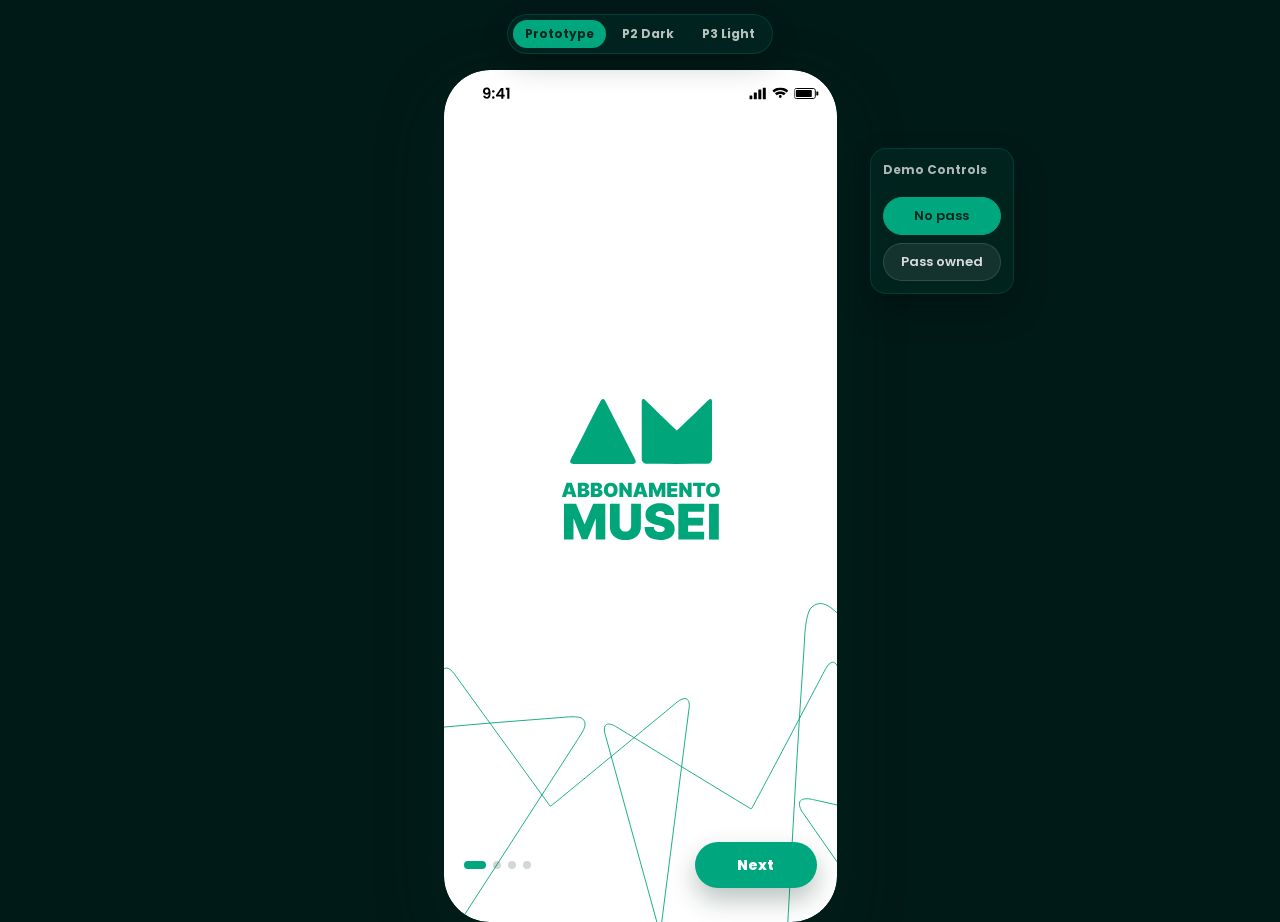
<file: index.html>
﻿<!DOCTYPE html>
<html lang="en">
<head>
  <meta charset="UTF-8" />
  <meta name="viewport" content="width=device-width, initial-scale=1.0, maximum-scale=1.0, user-scalable=no" />
  <title>Musei - Pass Prototype</title>
  <link rel="preconnect" href="https://fonts.googleapis.com" />
  <link rel="preconnect" href="https://fonts.gstatic.com" crossorigin />
  <link href="https://fonts.googleapis.com/css2?family=Poppins:wght@400;500;600;700;800&display=swap" rel="stylesheet" />
  <link rel="stylesheet" href="styles.css?v=20260621-qr-wallet-page" />
  <link rel="stylesheet" href="page-switcher.css?v=20260618-switcher" />
</head>
<body class="has-page-switcher">
  <script>
    if (new URLSearchParams(location.search).has('showcase')) {
      document.body.classList.add('showcase-frame');
    }
  </script>
  <nav class="page-switcher" aria-label="Page switcher">
    <a class="is-active" href="index.html?v=english-showcase-nav">Prototype</a>
    <a href="p2.html?v=split-states">P2 Dark</a>
    <a href="p3.html?v=split-states">P3 Light</a>
  </nav>
  <div class="device-frame">
    <div class="phone" id="app">
      <div class="onboarding-overlay active" id="onboardingOverlay" aria-label="App onboarding">
        <div class="onboarding-track" id="onboardingTrack">
          <section class="onboarding-slide onboarding-slide--opening" data-onboarding-slide="0">
            <img src="Assets/Openning.svg" alt="Opening screen" />
          </section>
          <section class="onboarding-slide onboarding-ad onboarding-ad--one" data-onboarding-slide="1">
            <div class="onboarding-status">
              <span>9:41</span>
              <div class="onboarding-status-icons">
                <svg width="17" height="12" viewBox="0 0 17 12"><rect x="0" y="8" width="3" height="4" rx="0.5" fill="currentColor"/><rect x="4.5" y="5" width="3" height="7" rx="0.5" fill="currentColor"/><rect x="9" y="2" width="3" height="10" rx="0.5" fill="currentColor"/><rect x="13.5" y="0" width="3" height="12" rx="0.5" fill="currentColor"/></svg>
                <svg width="16" height="12" viewBox="0 0 16 12"><path d="M8 2.4C5.6 2.4 3.4 3.4 1.8 5L0 3.2C2.2 1.2 5 0 8 0s5.8 1.2 8 3.2L14.2 5C12.6 3.4 10.4 2.4 8 2.4zM8 6.4c-1.4 0-2.6.6-3.6 1.4L2.6 5.8C4 4.6 5.9 4 8 4s4 0.6 5.4 1.8L11.6 7.8C10.6 7 9.4 6.4 8 6.4zM8 10.4c-.8 0-1.4-.6-1.4-1.4S7.2 7.6 8 7.6s1.4.6 1.4 1.4S8.8 10.4 8 10.4z" fill="currentColor"/></svg>
                <svg width="25" height="12" viewBox="0 0 25 12"><rect x="0" y="1" width="21" height="10" rx="2" stroke="currentColor" stroke-width="1" fill="none"/><rect x="22" y="4" width="2" height="4" rx="0.5" fill="currentColor"/><rect x="1.5" y="2.5" width="16" height="7" rx="1" fill="currentColor"/></svg>
              </div>
            </div>
            <div class="onboarding-copy">
              <p class="onboarding-kicker">Musei Pass</p>
              <h1>Get a Pass,<br/>Visit Everywhere.</h1>
              <p>One pass for museums, exhibitions, and cultural sites across Northern Italy.</p>
            </div>
          </section>
          <section class="onboarding-slide onboarding-ad onboarding-ad--two" data-onboarding-slide="2">
            <div class="onboarding-status">
              <span>9:41</span>
              <div class="onboarding-status-icons">
                <svg width="17" height="12" viewBox="0 0 17 12"><rect x="0" y="8" width="3" height="4" rx="0.5" fill="currentColor"/><rect x="4.5" y="5" width="3" height="7" rx="0.5" fill="currentColor"/><rect x="9" y="2" width="3" height="10" rx="0.5" fill="currentColor"/><rect x="13.5" y="0" width="3" height="12" rx="0.5" fill="currentColor"/></svg>
                <svg width="16" height="12" viewBox="0 0 16 12"><path d="M8 2.4C5.6 2.4 3.4 3.4 1.8 5L0 3.2C2.2 1.2 5 0 8 0s5.8 1.2 8 3.2L14.2 5C12.6 3.4 10.4 2.4 8 2.4zM8 6.4c-1.4 0-2.6.6-3.6 1.4L2.6 5.8C4 4.6 5.9 4 8 4s4 0.6 5.4 1.8L11.6 7.8C10.6 7 9.4 6.4 8 6.4zM8 10.4c-.8 0-1.4-.6-1.4-1.4S7.2 7.6 8 7.6s1.4.6 1.4 1.4S8.8 10.4 8 10.4z" fill="currentColor"/></svg>
                <svg width="25" height="12" viewBox="0 0 25 12"><rect x="0" y="1" width="21" height="10" rx="2" stroke="currentColor" stroke-width="1" fill="none"/><rect x="22" y="4" width="2" height="4" rx="0.5" fill="currentColor"/><rect x="1.5" y="2.5" width="16" height="7" rx="1" fill="currentColor"/></svg>
              </div>
            </div>
            <div class="onboarding-copy">
              <p class="onboarding-kicker">Explore</p>
              <h1>Find culture<br/>near you.</h1>
              <p>Discover museums, events, and exhibitions matched to your route and interests.</p>
            </div>
          </section>
          <section class="onboarding-slide onboarding-ad onboarding-ad--three" data-onboarding-slide="3">
            <div class="onboarding-status">
              <span>9:41</span>
              <div class="onboarding-status-icons">
                <svg width="17" height="12" viewBox="0 0 17 12"><rect x="0" y="8" width="3" height="4" rx="0.5" fill="currentColor"/><rect x="4.5" y="5" width="3" height="7" rx="0.5" fill="currentColor"/><rect x="9" y="2" width="3" height="10" rx="0.5" fill="currentColor"/><rect x="13.5" y="0" width="3" height="12" rx="0.5" fill="currentColor"/></svg>
                <svg width="16" height="12" viewBox="0 0 16 12"><path d="M8 2.4C5.6 2.4 3.4 3.4 1.8 5L0 3.2C2.2 1.2 5 0 8 0s5.8 1.2 8 3.2L14.2 5C12.6 3.4 10.4 2.4 8 2.4zM8 6.4c-1.4 0-2.6.6-3.6 1.4L2.6 5.8C4 4.6 5.9 4 8 4s4 0.6 5.4 1.8L11.6 7.8C10.6 7 9.4 6.4 8 6.4zM8 10.4c-.8 0-1.4-.6-1.4-1.4S7.2 7.6 8 7.6s1.4.6 1.4 1.4S8.8 10.4 8 10.4z" fill="currentColor"/></svg>
                <svg width="25" height="12" viewBox="0 0 25 12"><rect x="0" y="1" width="21" height="10" rx="2" stroke="currentColor" stroke-width="1" fill="none"/><rect x="22" y="4" width="2" height="4" rx="0.5" fill="currentColor"/><rect x="1.5" y="2.5" width="16" height="7" rx="1" fill="currentColor"/></svg>
              </div>
            </div>
            <div class="onboarding-copy">
              <p class="onboarding-kicker">One app</p>
              <h1>Your museum<br/>journey starts here.</h1>
              <p>Save passes, scan QR codes, and let Musei guide your next visit.</p>
            </div>
          </section>
        </div>
        <div class="onboarding-controls">
          <div class="onboarding-dots" id="onboardingDots" aria-label="Onboarding progress"></div>
          <button type="button" class="onboarding-next" id="onboardingNextBtn">Next</button>
        </div>
      </div>

      <!-- Status Bar -->
      <div class="status-bar">
        <span class="status-time">9:41</span>
        <div class="dynamic-island" aria-hidden="true"></div>
        <div class="status-icons">
          <svg width="17" height="12" viewBox="0 0 17 12"><rect x="0" y="8" width="3" height="4" rx="0.5" fill="currentColor"/><rect x="4.5" y="5" width="3" height="7" rx="0.5" fill="currentColor"/><rect x="9" y="2" width="3" height="10" rx="0.5" fill="currentColor"/><rect x="13.5" y="0" width="3" height="12" rx="0.5" fill="currentColor"/></svg>
          <svg width="16" height="12" viewBox="0 0 16 12"><path d="M8 2.4C5.6 2.4 3.4 3.4 1.8 5L0 3.2C2.2 1.2 5 0 8 0s5.8 1.2 8 3.2L14.2 5C12.6 3.4 10.4 2.4 8 2.4zM8 6.4c-1.4 0-2.6.6-3.6 1.4L2.6 5.8C4 4.6 5.9 4 8 4s4 0.6 5.4 1.8L11.6 7.8C10.6 7 9.4 6.4 8 6.4zM8 10.4c-0.8 0-1.4-0.6-1.4-1.4S7.2 7.6 8 7.6s1.4 0.6 1.4 1.4S8.8 10.4 8 10.4z" fill="currentColor"/></svg>
          <svg width="25" height="12" viewBox="0 0 25 12"><rect x="0" y="1" width="21" height="10" rx="2" stroke="currentColor" stroke-width="1" fill="none"/><rect x="22" y="4" width="2" height="4" rx="0.5" fill="currentColor"/><rect x="1.5" y="2.5" width="16" height="7" rx="1" fill="currentColor"/></svg>
        </div>
      </div>

      <!-- Header -->
      <header class="app-header">
        <img class="logo" src="Assets/LOGO.png" alt="Abbonamento Musei" width="48" height="32" />
      </header>

      <!-- Screens Container -->
      <main class="screens" id="screens">

        <!-- Screen 1: Your Pass -->
        <section class="screen active" id="screen-pass" data-screen="pass">
          <div class="screen-content pass-home scrollable">

            <div class="pass-bg-decor" aria-hidden="true">
              <span class="pass-decor-circle pass-decor-circle--1"></span>
              <span class="pass-decor-circle pass-decor-circle--2"></span>
              <span class="pass-decor-square"></span>
              <span class="pass-decor-ring"></span>
            </div>

            <div class="pass-guest-search" aria-hidden="true">
              <span>Search Museum...</span>
              <svg width="26" height="26" viewBox="0 0 24 24"><circle cx="11" cy="11" r="7" fill="none" stroke="currentColor" stroke-width="2.5"/><path d="M20 20l-4-4" stroke="currentColor" stroke-width="2.5" stroke-linecap="round"/></svg>
            </div>

            <div class="pass-greeting-row">
              <h1 class="pass-greeting" id="passGreeting">Hi!</h1>
              <div class="pass-toolbar">
                <button class="pass-notify-btn" id="passNotifyBtn" aria-label="Notifications">
                  <svg width="20" height="22" viewBox="0 0 24 24"><path d="M18 16v-5a6 6 0 10-12 0v5l-2 2v1h16v-1l-2-2z" fill="none" stroke="currentColor" stroke-width="1.8"/><path d="M10 20a2 2 0 004 0" stroke="currentColor" stroke-width="1.8"/></svg>
                  <span class="pass-notify-dot"></span>
                </button>
              </div>
            </div>
            <p class="pass-greeting-sub" id="passGreetingSub">Your museum pass is ready</p>

            <div class="pass-status" id="passStatus" hidden>
              <svg width="14" height="14" viewBox="0 0 24 24"><circle cx="12" cy="12" r="10" fill="none" stroke="currentColor" stroke-width="2"/><path d="M8 12l3 3 5-6" stroke="currentColor" stroke-width="2" fill="none" stroke-linecap="round"/></svg>
              <span>Active &middot; Valid until <strong id="passExpiry"></strong></span>
            </div>

            <div class="pass-carousel-outer">
              <div class="pass-carousel" id="passCarousel"></div>
            </div>
            <div class="pass-dots" id="passDots"></div>

            <button class="pass-qr-btn" id="passQrBtn" hidden>
              <div class="pass-qr-btn-icon">
                <svg width="22" height="22" viewBox="0 0 24 24"><rect x="3" y="3" width="7" height="7" rx="1" fill="none" stroke="currentColor" stroke-width="1.8"/><rect x="14" y="3" width="7" height="7" rx="1" fill="none" stroke="currentColor" stroke-width="1.8"/><rect x="3" y="14" width="7" height="7" rx="1" fill="none" stroke="currentColor" stroke-width="1.8"/><path d="M14 14h3v3M17 17h4v4M14 20h3" stroke="currentColor" stroke-width="1.8"/></svg>
              </div>
              <div class="pass-qr-btn-text">
                <strong>Show QR Code</strong>
                <span>Tap to show your entry code</span>
              </div>
              <svg class="pass-qr-chevron" width="8" height="14" viewBox="0 0 8 14"><path d="M1 1l6 6-6 6" stroke="currentColor" stroke-width="1.5" fill="none"/></svg>
            </button>

            <section class="pass-prizes-section" id="passPrizesSection" hidden>
              <div class="pass-section-header">
                <h2>Badge wall History</h2>
              </div>
              <div class="prizes-list pass-prizes-list" id="prizesList"></div>
            </section>

          </div>
        </section>

        <!-- Screen: QR Code / Wallet Card -->
        <section class="screen" id="screen-pass-qr" data-screen="pass-qr">
          <div class="screen-content pass-qr-content">
            <button class="back-btn" data-back="pass" aria-label="Back">
              <svg width="10" height="18" viewBox="0 0 10 18"><path d="M9 1L1 9l8 8" stroke="currentColor" stroke-width="2" fill="none" stroke-linecap="round" stroke-linejoin="round"/></svg>
            </button>
            <h1 class="page-title">Show your QR code</h1>
            <p class="page-desc">Tap the card to view the back side and entry details.</p>

            <button class="qr-card-viewer" id="qrCardViewer" type="button" aria-label="Flip card" aria-pressed="false">
              <div class="qr-card-face qr-card-face--front">
                <img src="Assets/pass-lombardia.svg" alt="Abbonamento Musei Lombardia" />
              </div>
              <div class="qr-card-face qr-card-face--back" id="qrCardBack"></div>
            </button>

            <button class="apple-wallet-btn" id="appleWalletBtn" type="button">
              <span class="apple-wallet-icon" aria-hidden="true">
                <svg width="18" height="22" viewBox="0 0 18 22"><path d="M13.6 0c.1 1.4-.5 2.8-1.4 3.8-.9 1-2.4 1.7-3.8 1.6-.2-1.4.5-2.8 1.3-3.7C10.7.7 12.2.1 13.6 0z" fill="currentColor"/><path d="M17.4 16.1c-.5 1.2-.8 1.7-1.5 2.8-1 1.5-2.4 3.1-4.1 3.1-1.5 0-1.9-1-3.9-1s-2.5 1-3.9 1c-1.7 0-3-1.5-4-3C-2.1 15.6-1.3 9.6 2 7.7c1.2-.7 2.6-.8 3.8-.5.9.2 1.7.7 2.3.7.6 0 1.6-.8 2.8-.8 1 0 3 .3 4.4 2.3-3.8 2.1-3.2 7.2.1 6.7z" fill="currentColor"/></svg>
              </span>
              <span id="appleWalletText">Add to Apple Wallet</span>
            </button>
            <p class="wallet-progress" id="walletProgress" aria-live="polite"></p>
          </div>
        </section>

        <!-- Screen: Home -->
        <section class="screen" id="screen-home" data-screen="home">
          <div class="screen-content home-content scrollable">
            <h1 class="home-title">Home</h1>
            <section class="pass-fav-section home-fav-section">
              <div class="pass-section-header">
                <h2>Your Favorite Exhibitions / Events</h2>
                <button class="pass-see-all" data-see-all="events">See all</button>
              </div>
              <div class="pass-fav-list" id="passFavoriteEvents"></div>
            </section>

            <section class="pass-fav-section home-fav-section">
              <div class="pass-section-header">
                <h2>Your Favorite Places</h2>
                <button class="pass-see-all" data-see-all="places">See all</button>
              </div>
              <div class="pass-fav-list" id="passFavoritePlaces"></div>
            </section>
          </div>
        </section>

        <!-- Screen: Personal Interests -->
        <section class="screen" id="screen-home-interests" data-screen="home-interests">
          <div class="screen-content home-interests-content scrollable">
            <button class="back-btn" data-back="home" aria-label="Back">
              <svg width="10" height="18" viewBox="0 0 10 18"><path d="M9 1L1 9l8 8" stroke="currentColor" stroke-width="2" fill="none" stroke-linecap="round" stroke-linejoin="round"/></svg>
            </button>
            <h1 class="page-title">Personal Interests</h1>

            <section class="interests-section">
              <h2 class="interests-section-title">Your interests</h2>
              <div class="interests-your-tags" id="homeYourInterests"></div>
            </section>

            <section class="interests-section">
              <h2 class="interests-section-title">Art &amp; Culture Type</h2>
              <div class="interests-tag-grid" id="homeArtCultureTags"></div>
            </section>

            <section class="interests-section">
              <h2 class="interests-section-title">Social Mode</h2>
              <div class="interests-tag-grid" id="homeSocialTags"></div>
            </section>

            <section class="interests-section">
              <h2 class="interests-section-title">Location preference</h2>
              <input type="range" class="home-distance-slider" id="homeDistanceSlider" min="1" max="30" value="30" />
              <div class="home-distance-value">
                <span>Within:</span>
                <span class="home-distance-box" id="homeDistanceDisplay">30</span>
                <span>km</span>
              </div>
            </section>
          </div>
        </section>

        <!-- Screen: Info Assistant -->
        <section class="screen" id="screen-prizes" data-screen="prizes">
          <div class="screen-content info-content scrollable">
            <div class="info-hero">
              <div class="info-orb" aria-hidden="true">
                <span></span>
              </div>
              <h1 class="info-title">Hey Guest,<br/>What are you looking for today?</h1>
            </div>

            <div class="info-suggestions">
              <button type="button" class="info-suggestion" data-info-prompt="I want to find cultural museums near Milan">cultural museums near Milan</button>
              <button type="button" class="info-suggestion" data-info-prompt="I want to buy a pass">buy a pass</button>
            </div>

            <div class="info-chat" id="infoChat" aria-live="polite"></div>

            <div class="info-compose">
              <input type="text" id="infoInput" placeholder="Start searching" />
              <button type="button" class="info-mic-btn" id="infoMicBtn" aria-label="Voice input">
                <svg width="16" height="16" viewBox="0 0 24 24"><path d="M12 3a3 3 0 00-3 3v6a3 3 0 006 0V6a3 3 0 00-3-3z" fill="none" stroke="currentColor" stroke-width="2"/><path d="M5 11a7 7 0 0014 0M12 18v3M9 21h6" stroke="currentColor" stroke-width="2" stroke-linecap="round"/></svg>
              </button>
              <button type="button" class="info-send-btn" id="infoSendBtn" aria-label="Send">
                <svg width="16" height="16" viewBox="0 0 24 24"><path d="M12 19V5M6 11l6-6 6 6" stroke="currentColor" stroke-width="2" fill="none" stroke-linecap="round" stroke-linejoin="round"/></svg>
              </button>
            </div>
          </div>
        </section>

        <!-- Screen: Profile -->
        <section class="screen" id="screen-profile" data-screen="profile">
          <div class="screen-content profile-content scrollable" id="profileScroll">
            <div class="profile-header-row">
              <h1 class="profile-title" id="profilePageTitle">Profile</h1>
            </div>

            <section class="profile-overview" id="profileOverview">
              <div class="profile-card">
                <div class="profile-avatar" aria-hidden="true">MR</div>
                <div class="profile-card-text">
                  <h2>Maria Rossi</h2>
                  <p>Abbonamento Musei member</p>
                  <span>Torino · Art & Culture</span>
                </div>
              </div>
              <button type="button" class="profile-edit-entry" id="profileEditEntryBtn">
                <span>Edit profile</span>
                <svg width="18" height="14" viewBox="0 0 18 14"><path d="M1 7h14M10 1l6 6-6 6" stroke="currentColor" stroke-width="1.8" fill="none" stroke-linecap="round" stroke-linejoin="round"/></svg>
              </button>
            </section>

            <section class="profile-edit-panel" id="profileEditPanel">
              <button type="button" class="profile-edit-back" id="profileEditBackBtn">
                <svg width="10" height="18" viewBox="0 0 10 18"><path d="M9 1L1 9l8 8" stroke="currentColor" stroke-width="2" fill="none" stroke-linecap="round" stroke-linejoin="round"/></svg>
                <span>Edit profile</span>
              </button>
              <p class="profile-intro">If you believe that any on the information is incorrect, please write to <a href="mailto:info@abbonamentomusei.it">info@abbonamentomusei.it</a></p>

              <div class="profile-form">
                <div class="profile-row">
                  <div class="profile-field profile-field--readonly">
                    <label class="profile-label">First name</label>
                    <div class="profile-readonly-value">28476</div>
                  </div>
                  <div class="profile-field profile-field--readonly">
                    <label class="profile-label">Last name</label>
                    <div class="profile-readonly-value">91305</div>
                  </div>
                </div>
                <div class="profile-row">
                  <div class="profile-field profile-field--readonly">
                    <label class="profile-label">Gender</label>
                    <div class="profile-readonly-value">2048</div>
                  </div>
                  <div class="profile-field profile-field--readonly">
                    <label class="profile-label">Birth date</label>
                    <div class="profile-readonly-value">12031985</div>
                  </div>
                </div>
                <div class="profile-field profile-field--readonly">
                  <label class="profile-label">Birth place</label>
                  <div class="profile-readonly-value">10123</div>
                </div>
                <div class="profile-field profile-field--readonly">
                  <label class="profile-label">Residential address</label>
                  <div class="profile-readonly-value">12010123</div>
                </div>
                <div class="profile-field profile-field--readonly">
                  <label class="profile-label">Fiscal code</label>
                  <div class="profile-readonly-value">85221947</div>
                </div>
                <div class="profile-field profile-field--readonly">
                  <label class="profile-label">Email</label>
                  <div class="profile-readonly-value">93458210</div>
                </div>

                <hr class="profile-divider" />

                <div class="profile-field profile-field--editable">
                  <label class="profile-label" for="profilePhone">Phone number</label>
                  <input type="tel" class="profile-input" id="profilePhone" value="+39 347 582 1904" />
                </div>
                <div class="profile-field profile-field--editable">
                  <label class="profile-label" for="profileDegree">Degree</label>
                  <div class="profile-select-wrap">
                    <select class="profile-select" id="profileDegree">
                      <option value="" disabled selected>Degree</option>
                      <option value="secondary">Secondary school</option>
                      <option value="bachelor">Bachelor's degree</option>
                      <option value="master">Master's degree</option>
                      <option value="phd">PhD</option>
                      <option value="other">Other</option>
                    </select>
                    <svg class="profile-select-chevron" width="12" height="8" viewBox="0 0 12 8"><path d="M1 1l5 5 5-5" stroke="currentColor" stroke-width="1.5" fill="none"/></svg>
                  </div>
                </div>
                <div class="profile-field profile-field--editable">
                  <label class="profile-label" for="profileInterests">Interests</label>
                  <div class="profile-select-wrap">
                    <select class="profile-select" id="profileInterests">
                      <option value="" disabled selected>Interests</option>
                      <option value="art">Art &amp; Culture</option>
                      <option value="history">History</option>
                      <option value="science">Science</option>
                      <option value="photography">Photography</option>
                      <option value="architecture">Architecture</option>
                    </select>
                    <svg class="profile-select-chevron" width="12" height="8" viewBox="0 0 12 8"><path d="M1 1l5 5 5-5" stroke="currentColor" stroke-width="1.5" fill="none"/></svg>
                  </div>
                </div>
              </div>

              <div class="profile-consent">
                <p class="profile-consent-intro">I agree to receive communications about my subscription and to subscribe to the Abbonamento Musei newsletter.</p>
                <label class="profile-check">
                  <input type="checkbox" id="newsletterPiemonte" />
                  <span>Newsletter Piemonte Valle d'Aosta</span>
                </label>
                <label class="profile-check">
                  <input type="checkbox" id="newsletterLombardia" />
                  <span>Newsletter Lombardia Valle d'Aosta</span>
                </label>
                <hr class="profile-consent-divider" />
                <label class="profile-check">
                  <input type="checkbox" id="newsletterFamilyPiemonte" />
                  <span>Newsletter AM Family Piemonte</span>
                </label>
                <label class="profile-check">
                  <input type="checkbox" id="newsletterFamilyLombardia" />
                  <span>Newsletter AM Family Lombardia</span>
                </label>
                <hr class="profile-consent-divider" />
                <label class="profile-check profile-check--long">
                  <input type="checkbox" id="newsletterPromo" />
                  <span>I wish to receive promotional offers (discounts and opportunities) from Abbonamento Musei, including through advertising media and personalised social media announcements</span>
                </label>
                <label class="profile-check profile-check--long">
                  <input type="checkbox" id="newsletterProfiling" />
                  <span>I consent to profiling based on the use of my subscription and my interests in order to receive cultural offers, visit proposals and benefits in order to make the best use of my Subscription Museums through visit proposals</span>
                </label>
              </div>

              <button type="button" class="profile-update-btn" id="profileUpdateBtn">UPDATE</button>
            </section>

            <section class="profile-settings" id="profileSettings">
              <h2 class="profile-title">Settings</h2>

              <button type="button" class="profile-setting-row" id="profilePrivacyBtn">
                <div class="profile-setting-text">
                  <strong>Privacy</strong>
                  <span>Permissions and personal data</span>
                </div>
                <svg width="18" height="14" viewBox="0 0 18 14"><path d="M1 7h14M10 1l6 6-6 6" stroke="currentColor" stroke-width="1.8" fill="none" stroke-linecap="round" stroke-linejoin="round"/></svg>
              </button>
              <button type="button" class="profile-setting-row" id="profileLanguageBtn">
                <div class="profile-setting-text">
                  <strong>Language</strong>
                  <span id="profileLanguageValue">English</span>
                </div>
                <svg width="18" height="14" viewBox="0 0 18 14"><path d="M1 7h14M10 1l6 6-6 6" stroke="currentColor" stroke-width="1.8" fill="none" stroke-linecap="round" stroke-linejoin="round"/></svg>
              </button>
              <button type="button" class="profile-setting-row" id="profileThemeToggleBtn">
                <div class="profile-setting-text">
                  <strong>Appearance</strong>
                  <span id="profileThemeValue">Dark mode</span>
                </div>
                <svg width="18" height="14" viewBox="0 0 18 14"><path d="M1 7h14M10 1l6 6-6 6" stroke="currentColor" stroke-width="1.8" fill="none" stroke-linecap="round" stroke-linejoin="round"/></svg>
              </button>
              <button type="button" class="profile-setting-row profile-setting-row--static" id="profileVersionBtn">
                <div class="profile-setting-text">
                  <strong>Version information</strong>
                  <span>App version 2.7.17</span>
                </div>
                <svg width="18" height="14" viewBox="0 0 18 14"><path d="M1 7h14M10 1l6 6-6 6" stroke="currentColor" stroke-width="1.8" fill="none" stroke-linecap="round" stroke-linejoin="round"/></svg>
              </button>
            </section>
          </div>
        </section>

        <!-- Screen: Explore -->
        <section class="screen" id="screen-explore" data-screen="explore">
          <div class="screen-content explore-content">

            <div class="explore-search-row">
              <div class="explore-search">
                <svg width="16" height="16" viewBox="0 0 24 24"><circle cx="11" cy="11" r="7" fill="none" stroke="currentColor" stroke-width="2"/><path d="M20 20l-4-4" stroke="currentColor" stroke-width="2" stroke-linecap="round"/></svg>
                <input type="search" id="exploreSearch" placeholder="Search museums, exhibitions, events..." />
              </div>
              <button class="explore-filter-btn" id="exploreFilterBtn" aria-label="Filters">
                <svg width="18" height="18" viewBox="0 0 24 24"><path d="M4 6h16M7 12h10M10 18h4" stroke="currentColor" stroke-width="2" stroke-linecap="round"/></svg>
              </button>
            </div>

            <div class="explore-chips" id="exploreChips">
              <button class="explore-chip active" data-category="all">All</button>
              <button class="explore-chip" data-category="museum">Museums</button>
              <button class="explore-chip" data-category="exhibition">Exhibitions</button>
              <button class="explore-chip" data-category="event">Events</button>
            </div>

            <div class="explore-discover" id="exploreDiscover">
              <h1 class="home-title explore-discover-title">Discover</h1>
              <div class="home-feed explore-discover-feed" id="exploreDiscoverFeed"></div>
            </div>

            <div class="explore-toolbar">
              <span class="explore-count" id="exploreCount">0 results</span>
              <div class="explore-toolbar-right">
                <div class="explore-sort">
                  <label for="exploreSort">Sort by</label>
                  <select id="exploreSort">
                    <option value="relevance">Relevance</option>
                    <option value="date">Date</option>
                    <option value="name">Name</option>
                  </select>
                </div>
                <div class="explore-view-toggle">
                  <button class="view-toggle-btn active" data-view="list" aria-label="List view">
                    <svg width="16" height="16" viewBox="0 0 24 24"><path d="M4 6h16M4 12h16M4 18h16" stroke="currentColor" stroke-width="2" stroke-linecap="round"/></svg>
                  </button>
                  <button class="view-toggle-btn" data-view="map" aria-label="Map view">
                    <svg width="16" height="16" viewBox="0 0 24 24"><path d="M12 2C8 2 5 5 5 9c0 5 7 13 7 13s7-8 7-13c0-4-3-7-7-7z" fill="none" stroke="currentColor" stroke-width="2"/><circle cx="12" cy="9" r="2" fill="currentColor"/></svg>
                  </button>
                </div>
              </div>
            </div>

            <div class="explore-panel explore-list-panel active" id="exploreListPanel">
              <div class="explore-list" id="exploreList"></div>
            </div>

            <div class="explore-panel explore-map-panel" id="exploreMapPanel">
              <div class="explore-map" id="exploreMap">
                <div class="map-bg" aria-hidden="true">
                  <span class="map-label" style="top:18%;left:28%">Vercelli</span>
                  <span class="map-label" style="top:42%;left:52%">Casale Monferrato</span>
                  <span class="map-label" style="top:55%;left:38%">Torino</span>
                  <span class="map-label" style="top:30%;left:68%">Milano</span>
                  <span class="map-road map-road--1"></span>
                  <span class="map-road map-road--2"></span>
                  <span class="map-road map-road--3"></span>
                </div>
                <div id="exploreMapMarkers"></div>
                <button class="map-locate-btn" id="mapLocateBtn" aria-label="My location">
                  <svg width="18" height="18" viewBox="0 0 24 24"><circle cx="12" cy="12" r="3" fill="none" stroke="currentColor" stroke-width="2"/><path d="M12 2v3M12 19v3M2 12h3M19 12h3" stroke="currentColor" stroke-width="2" stroke-linecap="round"/></svg>
                </button>
              </div>
              <div class="map-sheet">
                <div class="map-sheet-handle"></div>
                <div class="map-sheet-bar">
                  <span id="mapSheetCount">0 results</span>
                  <button class="map-sheet-list-btn" id="mapSheetListBtn" aria-label="Switch to list">
                    <svg width="18" height="18" viewBox="0 0 24 24"><path d="M4 6h16M4 12h16M4 18h10" stroke="currentColor" stroke-width="2" stroke-linecap="round"/></svg>
                  </button>
                </div>
              </div>
            </div>

          </div>
        </section>

        <!-- Screen: Place Detail -->
        <section class="screen" id="screen-detail" data-screen="detail">
          <div class="detail-scroll scrollable" id="detailScroll">
            <div class="detail-hero" id="detailHero">
              <button class="detail-back" id="detailBack" aria-label="Back">
                <svg width="10" height="18" viewBox="0 0 10 18"><path d="M9 1L1 9l8 8" stroke="currentColor" stroke-width="2" fill="none" stroke-linecap="round" stroke-linejoin="round"/></svg>
              </button>
              <div class="detail-hero-content">
                <p class="detail-type" id="detailType"></p>
                <div class="detail-title-row">
                  <h1 class="detail-title" id="detailTitle"></h1>
                  <button class="detail-favorite-btn" id="detailFavoriteBtn" type="button" aria-label="Add to favorites" aria-pressed="false">
                    <svg width="22" height="20" viewBox="0 0 24 24"><path d="M12 21s-7-4.5-9.5-9A5.5 5.5 0 0112 6a5.5 5.5 0 019.5 6c-2.5 4.5-9.5 9-9.5 9z" fill="none" stroke="currentColor" stroke-width="1.9" stroke-linejoin="round"/></svg>
                  </button>
                </div>
              </div>
            </div>

            <div class="detail-body">
              <div class="detail-info-row">
                <div class="detail-info-main">
                  <p class="detail-address" id="detailAddress"></p>
                  <p class="detail-phone" id="detailPhone"></p>
                  <div class="detail-card-status" id="detailCardStatus"></div>
                  <div class="detail-badges" id="detailBadges"></div>
                  <div class="detail-hours" id="detailHours"></div>
                </div>
                <button class="detail-map-btn" id="detailMapBtn" aria-label="View on map">
                  <svg width="28" height="28" viewBox="0 0 24 24"><path d="M12 2C8 2 5 5 5 9c0 5 7 13 7 13s7-8 7-13c0-4-3-7-7-7z" fill="none" stroke="currentColor" stroke-width="1.8"/><circle cx="12" cy="9" r="2.5" fill="currentColor"/></svg>
                </button>
              </div>

              <p class="detail-desc" id="detailDesc"></p>

              <div class="detail-tickets">
                <p class="detail-tickets-label">Don't have a Pass?</p>
                <p class="detail-ticket-line">Full price ticket: &euro;<span id="detailFullPrice"></span></p>
                <p class="detail-ticket-line">Reduced ticket: &euro;<span id="detailReducedPrice"></span></p>
                <button class="detail-buy-pass" id="detailBuyPass">Buy a Pass &rarr;</button>
              </div>

              <div class="detail-gallery">
                <div class="detail-gallery-item" aria-hidden="true">
                  <svg width="32" height="32" viewBox="0 0 24 24"><rect x="3" y="5" width="18" height="14" rx="2" fill="none" stroke="currentColor" stroke-width="1.5"/><circle cx="8.5" cy="10" r="1.5" fill="currentColor"/><path d="M3 16l5-5 4 4 3-3 6 6" stroke="currentColor" stroke-width="1.5" fill="none"/></svg>
                </div>
                <div class="detail-gallery-item" aria-hidden="true">
                  <svg width="32" height="32" viewBox="0 0 24 24"><rect x="3" y="5" width="18" height="14" rx="2" fill="none" stroke="currentColor" stroke-width="1.5"/><circle cx="8.5" cy="10" r="1.5" fill="currentColor"/><path d="M3 16l5-5 4 4 3-3 6 6" stroke="currentColor" stroke-width="1.5" fill="none"/></svg>
                </div>
                <div class="detail-gallery-item" aria-hidden="true">
                  <svg width="32" height="32" viewBox="0 0 24 24"><rect x="3" y="5" width="18" height="14" rx="2" fill="none" stroke="currentColor" stroke-width="1.5"/><circle cx="8.5" cy="10" r="1.5" fill="currentColor"/><path d="M3 16l5-5 4 4 3-3 6 6" stroke="currentColor" stroke-width="1.5" fill="none"/></svg>
                </div>
              </div>

              <section class="detail-related">
                <h2 class="detail-related-title">You might interested</h2>
                <div class="detail-related-list" id="detailRelated"></div>
              </section>

              <footer class="detail-footer">
                <img class="detail-footer-logo" src="Assets/LOGO.png" alt="Abbonamento Musei" />
                <hr class="detail-footer-rule" />
                <button class="detail-help-link" id="detailHelpBtn">Help</button>
              </footer>
            </div>
          </div>
        </section>

        <!-- Screen 2: Choose Pass -->
        <section class="screen" id="screen-choose" data-screen="choose">
          <div class="screen-content choose-content">
            <button class="back-btn" data-back="pass" aria-label="Back">
              <svg width="10" height="18" viewBox="0 0 10 18"><path d="M9 1L1 9l8 8" stroke="currentColor" stroke-width="2" fill="none" stroke-linecap="round" stroke-linejoin="round"/></svg>
            </button>
            <h1 class="page-title">Choose your pass</h1>
            <p class="page-desc">Select the museum pass that suits your travel and interests.</p>

            <div class="pass-cards">
              <button class="pass-card pass-card--piemonte" data-region="piemonte" data-name="PIEMONTE" data-card="Assets/pass-piemonte.svg" type="button">
                <img src="Assets/pass-piemonte.svg" alt="Abbonamento Musei Piemonte" />
              </button>
              <button class="pass-card pass-card--lombardia" data-region="lombardia" data-name="LOMBARDIA" data-card="Assets/pass-lombardia.svg" type="button">
                <img src="Assets/pass-lombardia.svg" alt="Abbonamento Musei Lombardia" />
              </button>
              <button class="pass-card pass-card--both selected" data-region="both" data-name="PIEMONTE &amp; LOMBARDIA" data-card="Assets/pass-piemonte-lombardia.svg" type="button">
                <img src="Assets/pass-piemonte-lombardia.svg" alt="Abbonamento Musei Piemonte &amp; Lombardia" />
              </button>
            </div>

            <div class="pass-info-banner">
              <div class="pass-info-icon" aria-hidden="true">
                <svg width="22" height="22" viewBox="0 0 24 24"><rect x="3" y="5" width="18" height="14" rx="2.5" fill="none" stroke="currentColor" stroke-width="1.8"/><path d="M3 10h18" stroke="currentColor" stroke-width="1.8"/><path d="M7 15h5" stroke="currentColor" stroke-width="1.8" stroke-linecap="round"/></svg>
              </div>
              <div class="pass-info-text">
                <strong id="choosePassInfoTitle">PIEMONTE &amp; LOMBARDIA CARD</strong>
                <button class="pass-details-link" id="choosePassInfoDetail" type="button">see details</button>
              </div>
            </div>

            <div class="choose-footer">
              <button class="btn-primary" id="chooseContinueBtn">Continue</button>
            </div>
          </div>
        </section>

        <!-- Screen 2b: Pass Details -->
        <section class="screen" id="screen-pass-details" data-screen="pass-details">
          <div class="screen-content pass-details-content scrollable">
            <button class="back-btn" data-back="choose" aria-label="Back">
              <svg width="10" height="18" viewBox="0 0 10 18"><path d="M9 1L1 9l8 8" stroke="currentColor" stroke-width="2" fill="none" stroke-linecap="round" stroke-linejoin="round"/></svg>
            </button>
            <h1 class="page-title">Pass details</h1>
            <p class="page-desc">Choose the formula that fits your route and age group.</p>

            <div class="pass-detail-pricing">
              <article class="pass-price-card">
                <img src="Assets/pass-piemonte.svg" alt="Piemonte card" />
                <div class="pass-rate-row">
                  <div><strong>Junior</strong><span>Up to 14y</span><b>€20</b></div>
                  <div><strong>Young</strong><span>15–26y</span><b>€32</b></div>
                  <div><strong>Entire</strong><span>27–64y</span><b>€58</b></div>
                  <div><strong>Senior</strong><span>from 65y</span><b>€52</b></div>
                </div>
              </article>

              <article class="pass-price-card">
                <img src="Assets/pass-lombardia.svg" alt="Lombardia card" />
                <div class="pass-rate-row">
                  <div><strong>Junior</strong><span>Up to 14y</span><b>€20</b></div>
                  <div><strong>Young</strong><span>15–26y</span><b>€30</b></div>
                  <div><strong>Entire</strong><span>27–64y</span><b>€42</b></div>
                  <div><strong>Senior</strong><span>from 65y</span><b>€52</b></div>
                </div>
              </article>

              <article class="pass-price-card">
                <img src="Assets/pass-piemonte-lombardia.svg" alt="Piemonte and Lombardia card" />
                <div class="pass-rate-row">
                  <div><strong>Junior</strong><span>Up to 14y</span><b>€40</b></div>
                  <div><strong>Young</strong><span>15–26y</span><b>€62</b></div>
                  <div><strong>Entire</strong><span>27–64y</span><b>€87</b></div>
                  <div><strong>Senior</strong><span>from 65y</span><b>€80</b></div>
                </div>
              </article>
            </div>

            <div class="pass-detail-links">
              <button type="button"><span>+</span> Discount for persons with disabilities</button>
              <button type="button"><span>+</span> Promotions</button>
            </div>

            <section class="pass-detail-section">
              <h2>How to buy</h2>
              <h3>Offline</h3>
              <p>Buy or renew your subscription at one of the many sales points in Piemonte, Lombardy and Valle d'Aosta.</p>
              <a href="#" aria-label="List of sales outlets">List of sales outlets</a>
              <h3>Online</h3>
              <button class="btn-primary pass-detail-buy" type="button" data-back="choose">Buy A Pass</button>
            </section>

            <section class="pass-detail-section">
              <h2>FAQ</h2>
              <div class="pass-faq-list">
                <button type="button"><span>+</span> What is the Museum Pass and what does it include?</button>
                <button type="button"><span>+</span> Purchase Methods</button>
                <button type="button"><span>+</span> GIFT Codes</button>
                <button type="button"><span>+</span> Registration and User Area</button>
                <button type="button"><span>+</span> Museum Pass Renewal</button>
                <button type="button"><span>+</span> Refund Policy</button>
              </div>
            </section>

            <section class="pass-detail-section pass-contact">
              <h2>Contact us</h2>
              <p>Customer Service <strong>011 52210</strong></p>
              <p><strong>Info@Abbonamentomusei.It</strong></p>
            </section>
          </div>
        </section>

        <!-- Screen 3: Your Selection -->
        <section class="screen" id="screen-selection" data-screen="selection">
          <div class="screen-content scrollable" id="selectionScroll">
            <button class="back-btn" data-back="choose" aria-label="Back">
              <svg width="10" height="18" viewBox="0 0 10 18"><path d="M9 1L1 9l8 8" stroke="currentColor" stroke-width="2" fill="none" stroke-linecap="round" stroke-linejoin="round"/></svg>
            </button>
            <h1 class="page-title">Your selection</h1>

            <div class="hero-pass-card" id="heroPassCard">
              <img id="heroPassCardImg" src="Assets/pass-piemonte-lombardia.svg" alt="Abbonamento Musei Piemonte &amp; Lombardia" />
            </div>

            <div class="form-section">
              <label class="field-label">Select number of passes</label>
              <div class="stepper">
                <button class="stepper-btn" id="stepperMinus" aria-label="Decrease">-</button>
                <span class="stepper-value" id="passCount">1</span>
                <button class="stepper-btn" id="stepperPlus" aria-label="Increase">+</button>
              </div>
            </div>

            <div id="passHolders"></div>

            <div class="selection-footer">
              <button class="btn-primary" id="addToCartBtn">Add to cart</button>
            </div>
          </div>
        </section>

        <!-- Screen 4: Cart -->
        <section class="screen" id="screen-cart" data-screen="cart">
          <div class="screen-content scrollable">
            <button class="back-btn" data-back="selection" aria-label="Back">
              <svg width="10" height="18" viewBox="0 0 10 18"><path d="M9 1L1 9l8 8" stroke="currentColor" stroke-width="2" fill="none" stroke-linecap="round" stroke-linejoin="round"/></svg>
            </button>
            <h1 class="page-title">Your cart</h1>

            <div class="cart-items" id="cartItems"></div>

            <div class="cart-total" id="cartTotal">
              <span>Total price</span>
              <span class="cart-total-amount" id="cartTotalAmount">&euro;</span>
            </div>

            <div class="form-section">
              <label class="field-label">Payment method</label>
              <div class="payment-options">
                <button class="payment-option selected" data-method="card">
                  <div class="payment-logos">
                    <span class="visa">VISA</span>
                    <span class="mc">MC</span>
                  </div>
                  <span class="payment-label">Debit / Credit card</span>
                  <span class="radio-dot"></span>
                </button>
                <button class="payment-option" data-method="wallet">
                  <div class="payment-logos wallet">
                    <span class="apple"> Pay</span>
                    <span class="google">G Pay</span>
                  </div>
                  <span class="payment-label">Apple / Google Pay</span>
                  <span class="radio-dot"></span>
                </button>
              </div>
            </div>

            <div class="selection-footer">
              <button class="btn-primary" id="confirmCartBtn">Confirm</button>
            </div>
          </div>
        </section>

        <!-- Screen 5: Payment -->
        <section class="screen" id="screen-payment" data-screen="payment">
          <div class="screen-content scrollable">
            <button class="back-btn" data-back="cart" aria-label="Back">
              <svg width="10" height="18" viewBox="0 0 10 18"><path d="M9 1L1 9l8 8" stroke="currentColor" stroke-width="2" fill="none" stroke-linecap="round" stroke-linejoin="round"/></svg>
            </button>
            <h1 class="page-title">Payment</h1>

            <div class="credit-card-display">
              <p class="card-name">JOHN DOE</p>
              <p class="card-balance-label">Account Balance</p>
              <p class="card-balance">&euro;36.80</p>
              <div class="card-bottom">
                <div>
                  <p class="card-type">Master Card</p>
                  <p class="card-number">744 &bull;&bull;&bull;&bull; &bull;&bull;&bull;&bull; 937</p>
                </div>
                <div class="mc-circles"><span></span><span></span></div>
              </div>
            </div>

            <div class="form-section">
              <label class="field-label">Card number</label>
              <input type="text" class="text-input" placeholder="1234 5678 9012 3456" maxlength="19" id="cardNumber" />
            </div>
            <div class="form-section">
              <label class="field-label">First and Last name</label>
              <input type="text" class="text-input" placeholder="John Doe" id="cardName" />
            </div>
            <div class="form-section cvv-row">
              <div>
                <label class="field-label">CVV</label>
                <input type="text" class="text-input cvv-input" placeholder="&bull;&bull;&bull;" maxlength="4" id="cardCvv" />
              </div>
            </div>

            <div class="selection-footer">
              <button class="btn-primary" id="payBtn">Pay: <span id="payAmount">&euro;</span></button>
            </div>
          </div>
        </section>

        <!-- Screen 6: Success -->
        <section class="screen" id="screen-success" data-screen="success">
          <div class="screen-content success-content">
            <div class="success-icon">
              <svg width="48" height="48" viewBox="0 0 48 48"><circle cx="24" cy="24" r="22" stroke="currentColor" stroke-width="2" fill="none"/><path d="M14 24l7 7 13-14" stroke="currentColor" stroke-width="2.5" fill="none" stroke-linecap="round" stroke-linejoin="round"/></svg>
            </div>
            <h1 class="page-title center">Payment successful</h1>
            <p class="page-desc center">Your museum passes are ready. Present them at any participating site.</p>
            <button class="btn-primary" id="backToPassBtn">Back to Your Pass</button>
          </div>
        </section>

      </main>

      <!-- Bottom Nav -->
      <nav class="bottom-nav" id="bottomNav" data-active-nav="pass">
        <div class="bottom-nav-glass" aria-hidden="true">
          <img src="Assets/bar.svg" alt="" />
          <svg class="bottom-nav-active-icons" viewBox="0 0 372 106" aria-hidden="true">
            <path class="nav-active-icon nav-active-icon--home" d="M53.1 47L51.795 45.7956C50.28 44.3906 49.0275 43.1785 48.0375 42.1594C47.0475 41.1403 46.26 40.2255 45.675 39.4149C45.09 38.6042 44.6812 37.8592 44.4487 37.1798C44.2162 36.5005 44.1 35.8056 44.1 35.0954C44.1 33.644 44.5725 32.4319 45.5175 31.4591C46.4625 30.4864 47.64 30 49.05 30C49.83 30 50.5725 30.1698 51.2775 30.5095C51.9825 30.8492 52.59 31.3279 53.1 31.9455C53.61 31.3279 54.2175 30.8492 54.9225 30.5095C55.6275 30.1698 56.37 30 57.15 30C58.56 30 59.7375 30.4864 60.6825 31.4591C61.6275 32.4319 62.1 33.644 62.1 35.0954C62.1 35.8056 61.9837 36.5005 61.7512 37.1798C61.5187 37.8592 61.11 38.6042 60.525 39.4149C59.94 40.2255 59.1525 41.1403 58.1625 42.1594C57.1725 43.1785 55.92 44.3906 54.405 45.7956L53.1 47ZM53.1 44.4986C54.54 43.1708 55.725 42.032 56.655 41.0824C57.585 40.1328 58.32 39.3068 58.86 38.6042C59.4 37.9017 59.775 37.2763 59.985 36.7282C60.195 36.1801 60.3 35.6358 60.3 35.0954C60.3 34.1689 60 33.3969 59.4 32.7793C58.8 32.1617 58.05 31.8529 57.15 31.8529C56.445 31.8529 55.7925 32.0574 55.1925 32.4666C54.5925 32.8758 54.18 33.3969 53.955 34.03H52.245C52.02 33.3969 51.6075 32.8758 51.0075 32.4666C50.4075 32.0574 49.755 31.8529 49.05 31.8529C48.15 31.8529 47.4 32.1617 46.8 32.7793C46.2 33.3969 45.9 34.1689 45.9 35.0954C45.9 35.6358 46.005 36.1801 46.215 36.7282C46.425 37.2763 46.8 37.9017 47.34 38.6042C47.88 39.3068 48.615 40.1328 49.545 41.0824C50.475 42.032 51.66 43.1708 53.1 44.4986Z"/>
            <path class="nav-active-icon nav-active-icon--explore" d="M116.7 48L110.4 41.7C109.9 42.1 109.325 42.4167 108.675 42.65C108.025 42.8833 107.333 43 106.6 43C104.783 43 103.246 42.3708 101.987 41.1125C100.729 39.8542 100.1 38.3167 100.1 36.5C100.1 34.6833 100.729 33.1458 101.987 31.8875C103.246 30.6292 104.783 30 106.6 30C108.417 30 109.954 30.6292 111.212 31.8875C112.471 33.1458 113.1 34.6833 113.1 36.5C113.1 37.2333 112.983 37.925 112.75 38.575C112.517 39.225 112.2 39.8 111.8 40.3L118.1 46.6L116.7 48ZM106.6 41C107.85 41 108.912 40.5625 109.787 39.6875C110.662 38.8125 111.1 37.75 111.1 36.5C111.1 35.25 110.662 34.1875 109.787 33.3125C108.912 32.4375 107.85 32 106.6 32C105.35 32 104.287 32.4375 103.412 33.3125C102.537 34.1875 102.1 35.25 102.1 36.5C102.1 37.75 102.537 38.8125 103.412 39.6875C104.287 40.5625 105.35 41 106.6 41Z"/>
            <path class="nav-active-icon nav-active-icon--pass" d="M170.1 33.5V26H177.6V29H173.1V33.5H170.1ZM170.1 56V48.5H173.1V53H177.6V56H170.1ZM192.6 56V53H197.1V48.5H200.1V56H192.6ZM197.1 33.5V29H192.6V26H200.1V33.5H197.1ZM193.35 49.25H195.6V51.5H193.35V49.25ZM193.35 44.75H195.6V47H193.35V44.75ZM191.1 47H193.35V49.25H191.1V47ZM188.85 49.25H191.1V51.5H188.85V49.25ZM186.6 47H188.85V49.25H186.6V47ZM191.1 42.5H193.35V44.75H191.1V42.5ZM188.85 44.75H191.1V47H188.85V44.75ZM186.6 42.5H188.85V44.75H186.6V42.5ZM195.6 30.5V39.5H186.6V30.5H195.6ZM183.6 42.5V51.5H174.6V42.5H183.6ZM183.6 30.5V39.5H174.6V30.5H183.6ZM181.35 49.25V44.75H176.85V49.25H181.35ZM181.35 37.25V32.75H176.85V37.25H181.35ZM193.35 37.25V32.75H188.85V37.25H193.35Z"/>
            <path class="nav-active-icon nav-active-icon--prizes" d="M262.1 35.4166C262.36 35.4166 262.577 35.3287 262.753 35.153C262.929 34.9773 263.017 34.7596 263.017 34.4999C263.017 34.2402 262.929 34.0225 262.753 33.8468C262.577 33.6711 262.36 33.5833 262.1 33.5833C261.84 33.5833 261.622 33.6711 261.447 33.8468C261.271 34.0225 261.183 34.2402 261.183 34.4999C261.183 34.7596 261.271 34.9773 261.447 35.153C261.622 35.3287 261.84 35.4166 262.1 35.4166ZM261.183 42.7499H263.017V37.2499H261.183V42.7499ZM252.933 49.1666V32.6666C252.933 32.1624 253.113 31.7308 253.472 31.3718C253.831 31.0128 254.262 30.8333 254.767 30.8333H269.433C269.937 30.8333 270.369 31.0128 270.728 31.3718C271.087 31.7308 271.267 32.1624 271.267 32.6666V43.6666C271.267 44.1708 271.087 44.6023 270.728 44.9614C270.369 45.3204 269.937 45.4999 269.433 45.4999H256.6L252.933 49.1666ZM255.821 43.6666H269.433V32.6666H254.767V44.6978L255.821 43.6666Z"/>
            <path class="nav-active-icon nav-active-icon--profile" d="M309.565 43.59C310.33 43.005 311.185 42.5438 312.13 42.2063C313.075 41.8688 314.065 41.7 315.1 41.7C316.135 41.7 317.125 41.8688 318.07 42.2063C319.015 42.5438 319.87 43.005 320.635 43.59C321.16 42.975 321.569 42.2775 321.861 41.4975C322.154 40.7175 322.3 39.885 322.3 39C322.3 37.005 321.599 35.3062 320.196 33.9037C318.794 32.5012 317.095 31.8 315.1 31.8C313.105 31.8 311.406 32.5012 310.004 33.9037C308.601 35.3062 307.9 37.005 307.9 39C307.9 39.885 308.046 40.7175 308.339 41.4975C308.631 42.2775 309.04 42.975 309.565 43.59ZM312.861 38.9887C312.254 38.3812 311.95 37.635 311.95 36.75C311.95 35.865 312.254 35.1188 312.861 34.5113C313.469 33.9038 314.215 33.6 315.1 33.6C315.985 33.6 316.731 33.9038 317.339 34.5113C317.946 35.1188 318.25 35.865 318.25 36.75C318.25 37.635 317.946 38.3812 317.339 38.9887C316.731 39.5962 315.985 39.9 315.1 39.9C314.215 39.9 313.469 39.5962 312.861 38.9887ZM315.1 48C313.855 48 312.685 47.7637 311.59 47.2912C310.495 46.8187 309.542 46.1775 308.732 45.3675C307.922 44.5575 307.281 43.605 306.809 42.51C306.336 41.415 306.1 40.245 306.1 39C306.1 37.755 306.336 36.585 306.809 35.49C307.281 34.395 307.922 33.4425 308.732 32.6325C309.542 31.8225 310.495 31.1812 311.59 30.7087C312.685 30.2362 313.855 30 315.1 30C316.345 30 317.515 30.2362 318.61 30.7087C319.705 31.1812 320.657 31.8225 321.467 32.6325C322.277 33.4425 322.919 34.395 323.391 35.49C323.864 36.585 324.1 37.755 324.1 39C324.1 40.245 323.864 41.415 323.391 42.51C322.919 43.605 322.277 44.5575 321.467 45.3675C320.657 46.1775 319.705 46.8187 318.61 47.2912C317.515 47.7637 316.345 48 315.1 48ZM317.35 45.8513C318.055 45.6188 318.7 45.285 319.285 44.85C318.7 44.415 318.055 44.0813 317.35 43.8488C316.645 43.6163 315.895 43.5 315.1 43.5C314.305 43.5 313.555 43.6163 312.85 43.8488C312.145 44.0813 311.5 44.415 310.915 44.85C311.5 45.285 312.145 45.6188 312.85 45.8513C313.555 46.0838 314.305 46.2 315.1 46.2C315.895 46.2 316.645 46.0838 317.35 45.8513ZM316.067 37.7175C316.322 37.4625 316.45 37.14 316.45 36.75C316.45 36.36 316.322 36.0375 316.067 35.7825C315.812 35.5275 315.49 35.4 315.1 35.4C314.71 35.4 314.387 35.5275 314.132 35.7825C313.877 36.0375 313.75 36.36 313.75 36.75C313.75 37.14 313.877 37.4625 314.132 37.7175C314.387 37.9725 314.71 38.1 315.1 38.1C315.49 38.1 315.812 37.9725 316.067 37.7175Z"/>
          </svg>
        </div>
        <div class="bottom-nav-items">
          <button class="nav-item" data-nav="home">
            <img class="nav-item-icon" src="Assets/home.png" alt="" width="22" height="22" />
            <span>Home</span>
          </button>
          <button class="nav-item" data-nav="explore">
            <img class="nav-item-icon" src="Assets/explore.png" alt="" width="22" height="22" />
            <span>Explore</span>
          </button>
          <div class="nav-item-spacer" aria-hidden="true"></div>
          <button class="nav-item" data-nav="prizes">
            <img class="nav-item-icon" src="Assets/prize.png" alt="" width="22" height="22" />
            <span>Info</span>
          </button>
          <button class="nav-item" data-nav="profile">
            <img class="nav-item-icon" src="Assets/profile.png" alt="" width="22" height="22" />
            <span>Profile</span>
          </button>
        </div>
        <div class="nav-fab-ring" aria-hidden="true"></div>
        <button class="nav-fab active" data-nav="pass" aria-label="Pass Code">
          <img class="nav-fab-icon" src="Assets/Passcode.png" alt="" width="40" height="40" />
        </button>
      </nav>

      <!-- Overlay: Explore Filters -->
      <div class="overlay" id="exploreFilterOverlay">
        <div class="overlay-panel bottom-sheet">
          <div class="sheet-handle"></div>
          <h3 class="sheet-title">Filters</h3>
          <div class="explore-filter-options">
            <label class="filter-check"><input type="checkbox" id="filterOpenNow" /> Open now</label>
            <label class="filter-check"><input type="checkbox" id="filterFree" /> Free entry</label>
            <label class="filter-check"><input type="checkbox" id="filterChildFriendly" /> Child-friendly</label>
            <label class="filter-check"><input type="checkbox" id="filterDisabledFriendly" /> Disabled-friendly</label>
          </div>
          <div class="filter-distance-section">
            <p class="filter-section-title">Location preference</p>
            <input type="range" class="filter-distance-slider" id="filterDistance" min="1" max="30" value="30" />
            <div class="filter-distance-value">
              <span class="filter-distance-label" id="filterDistancePrefix">Within</span>
              <span class="filter-distance-box" id="filterDistanceDisplay">No limit</span>
              <span class="filter-distance-unit" id="filterDistanceUnit"></span>
            </div>
          </div>
          <div class="filter-actions">
            <button type="button" class="btn-filter-reset" id="exploreFilterReset">Reset filters</button>
            <button class="btn-primary sheet-confirm" id="exploreFilterApply">Apply filters</button>
          </div>
        </div>
      </div>

      <!-- Overlay: Rate Picker -->
      <div class="overlay" id="rateOverlay">
        <div class="overlay-panel bottom-sheet">
          <div class="sheet-handle"></div>
          <h3 class="sheet-title">Choose your rate</h3>
          <div class="rate-options" id="rateOptions"></div>
        </div>
      </div>

      <!-- Overlay: Date Picker -->
      <div class="overlay" id="dateOverlay">
        <div class="overlay-panel bottom-sheet">
          <div class="sheet-handle"></div>
          <h3 class="sheet-title">Date of birth</h3>
          <div class="date-picker" id="datePicker">
            <div class="date-column" id="monthCol"></div>
            <div class="date-column" id="dayCol"></div>
            <div class="date-column" id="yearCol"></div>
          </div>
          <button class="btn-primary sheet-confirm" id="dateConfirm">Confirm</button>
        </div>
      </div>

      <!-- Overlay: Settings Picker -->
      <div class="overlay" id="settingsChoiceOverlay">
        <div class="overlay-panel bottom-sheet settings-choice-sheet">
          <div class="sheet-handle"></div>
          <h3 class="sheet-title" id="settingsChoiceTitle">Choose option</h3>
          <div class="settings-choice-options" id="settingsChoiceOptions"></div>
        </div>
      </div>

      <!-- Overlay: Settings Detail -->
      <div class="overlay" id="settingsDetailOverlay">
        <div class="overlay-panel bottom-sheet settings-detail-sheet">
          <div class="sheet-handle"></div>
          <h3 class="sheet-title" id="settingsDetailTitle">Settings</h3>
          <div class="settings-detail-body" id="settingsDetailBody"></div>
        </div>
      </div>

      <!-- Toast -->
      <div class="toast" id="toast"></div>

    </div>
  </div>

  <aside class="demo-control-panel" aria-label="Demo controls">
    <p class="demo-control-title">Demo Controls</p>
    <button type="button" class="demo-control-btn is-active" data-demo-pass-state="empty">No pass</button>
    <button type="button" class="demo-control-btn" data-demo-pass-state="owned">Pass owned</button>
  </aside>

  <script src="app.js?v=20260621-qr-wallet-page"></script>
</body>
</html>
</file>
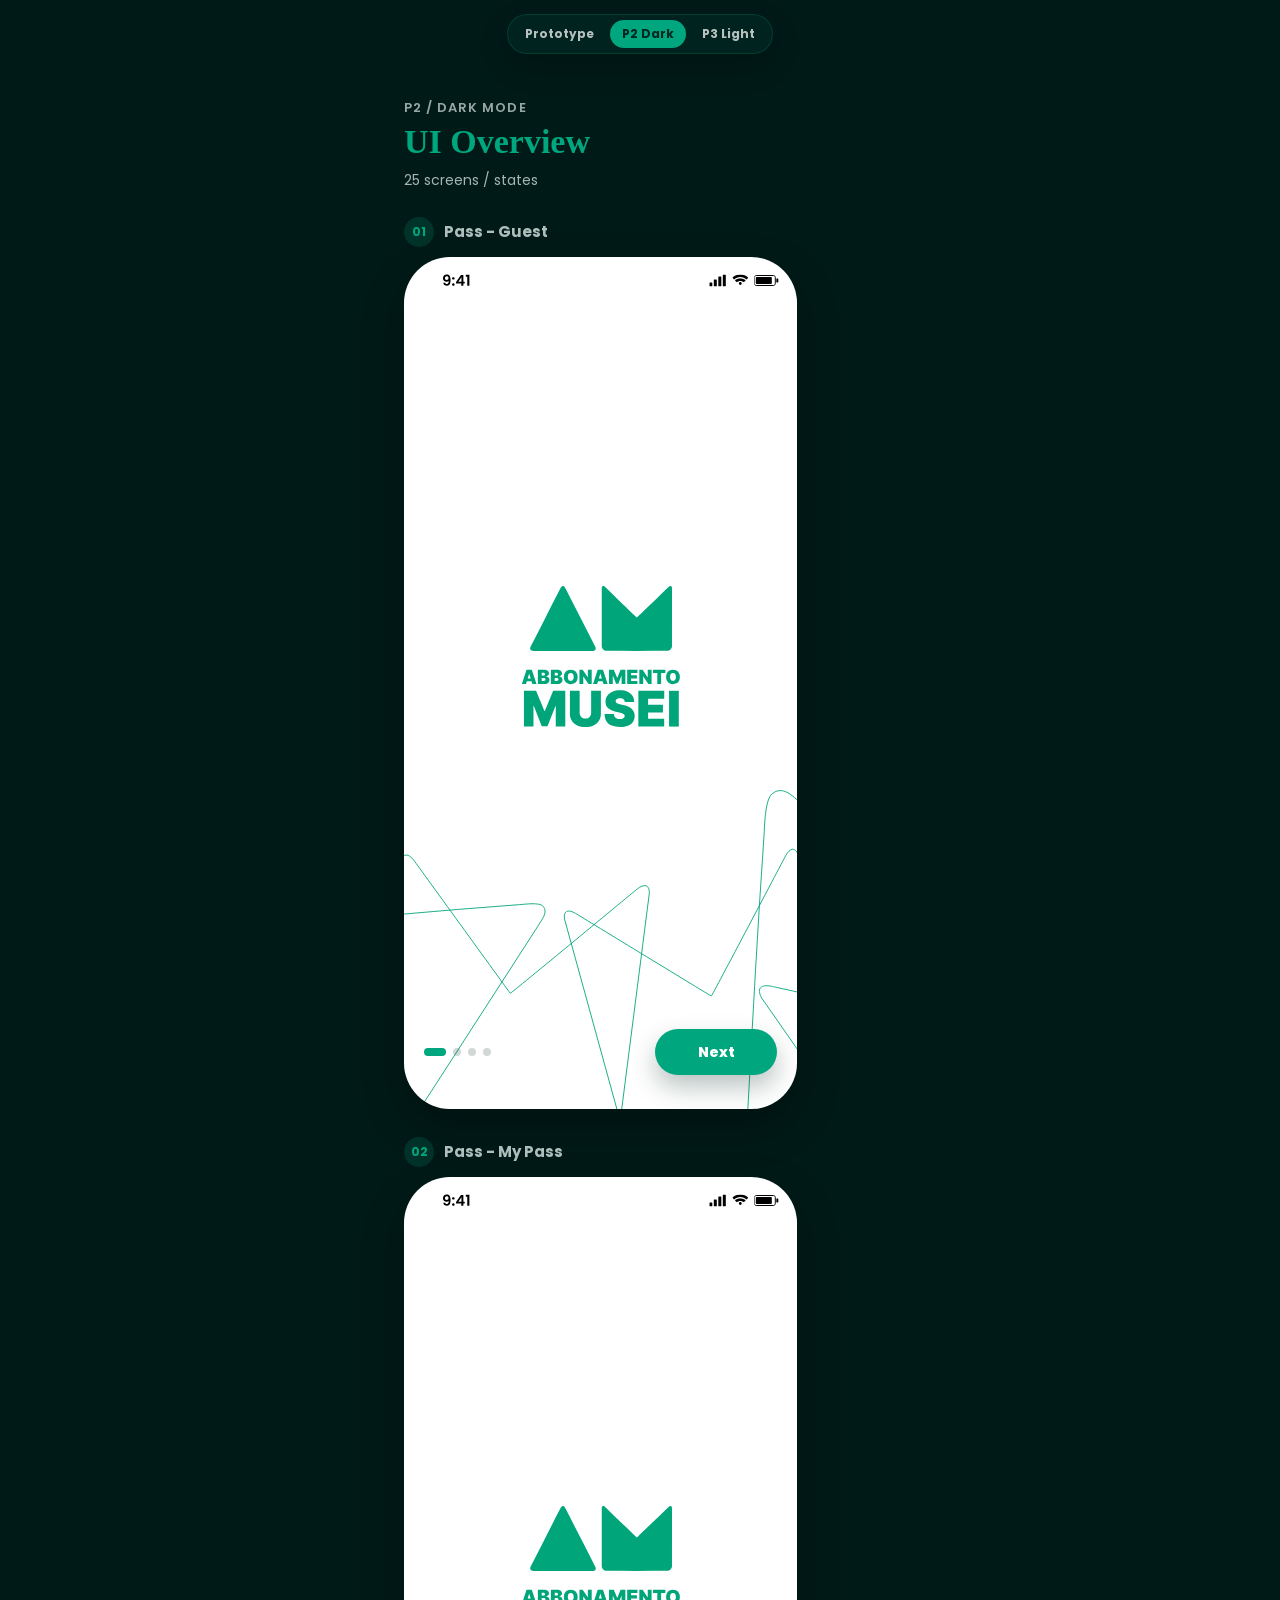
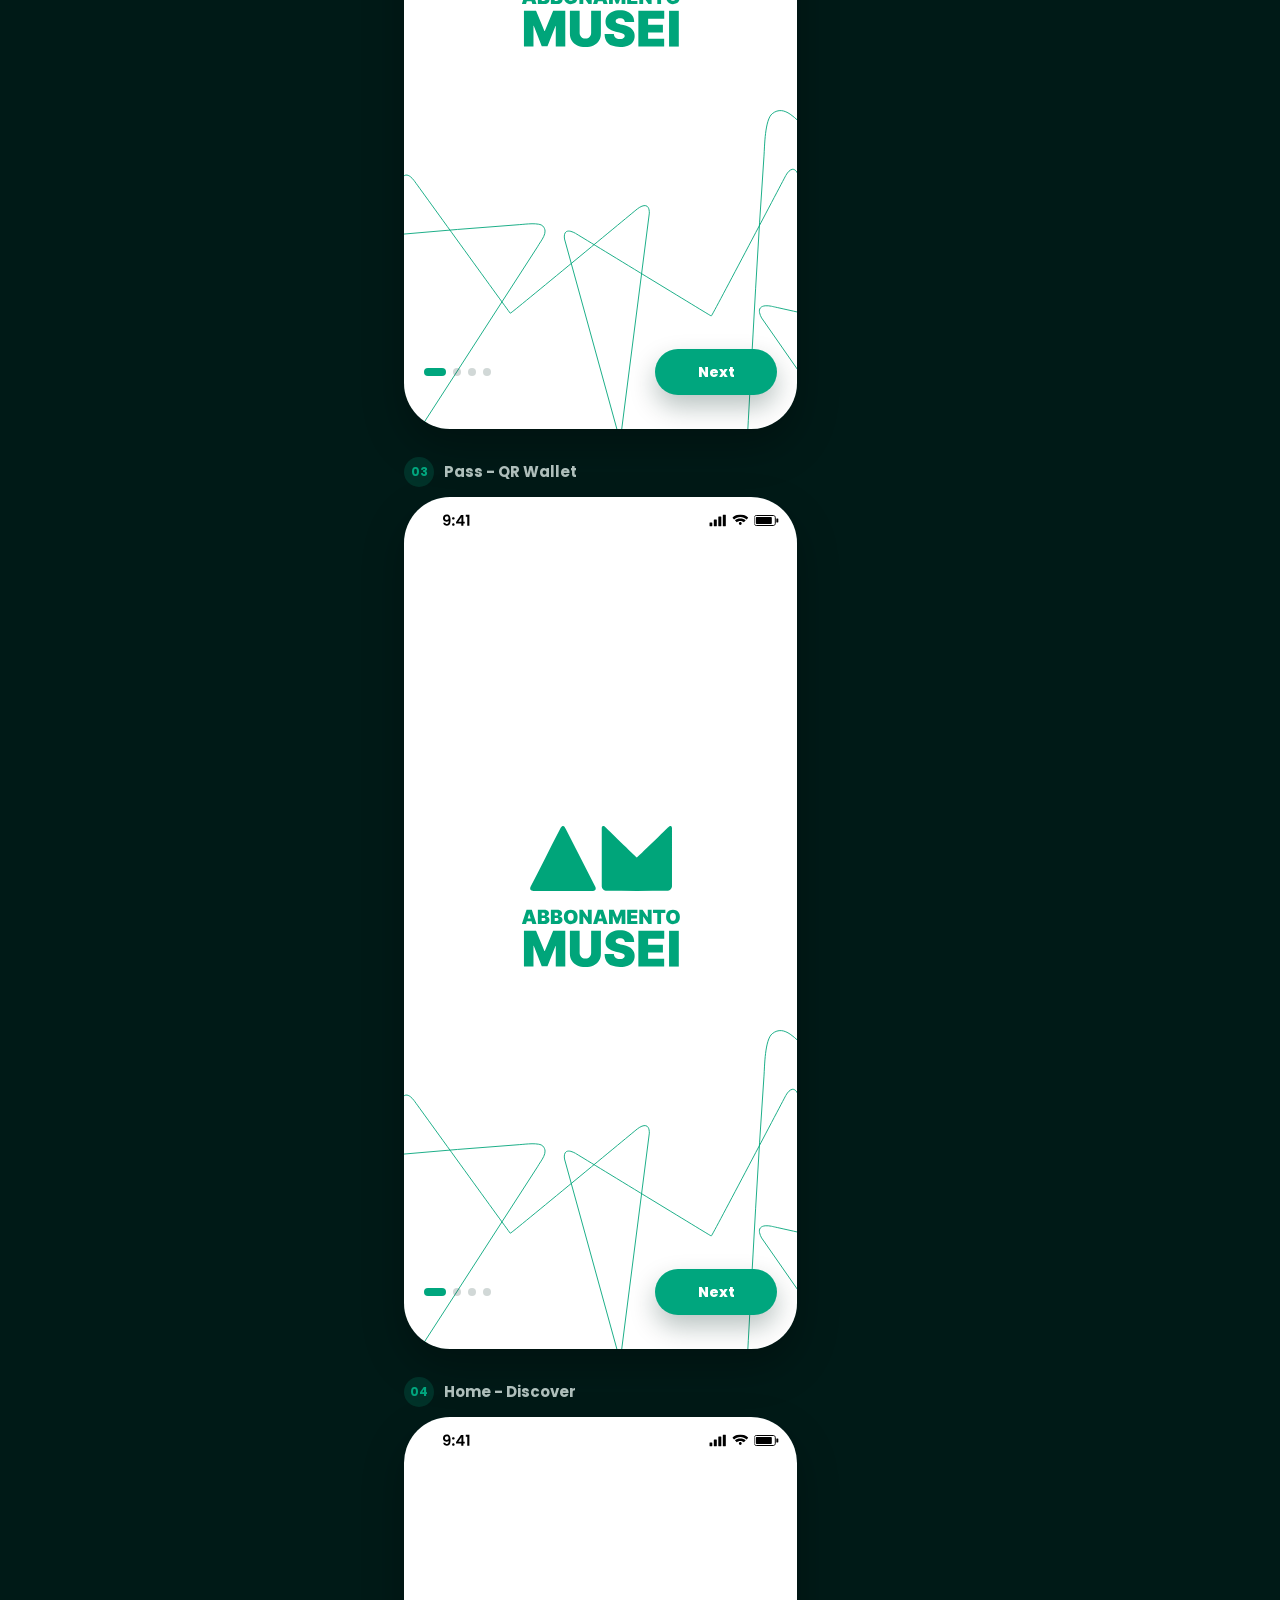
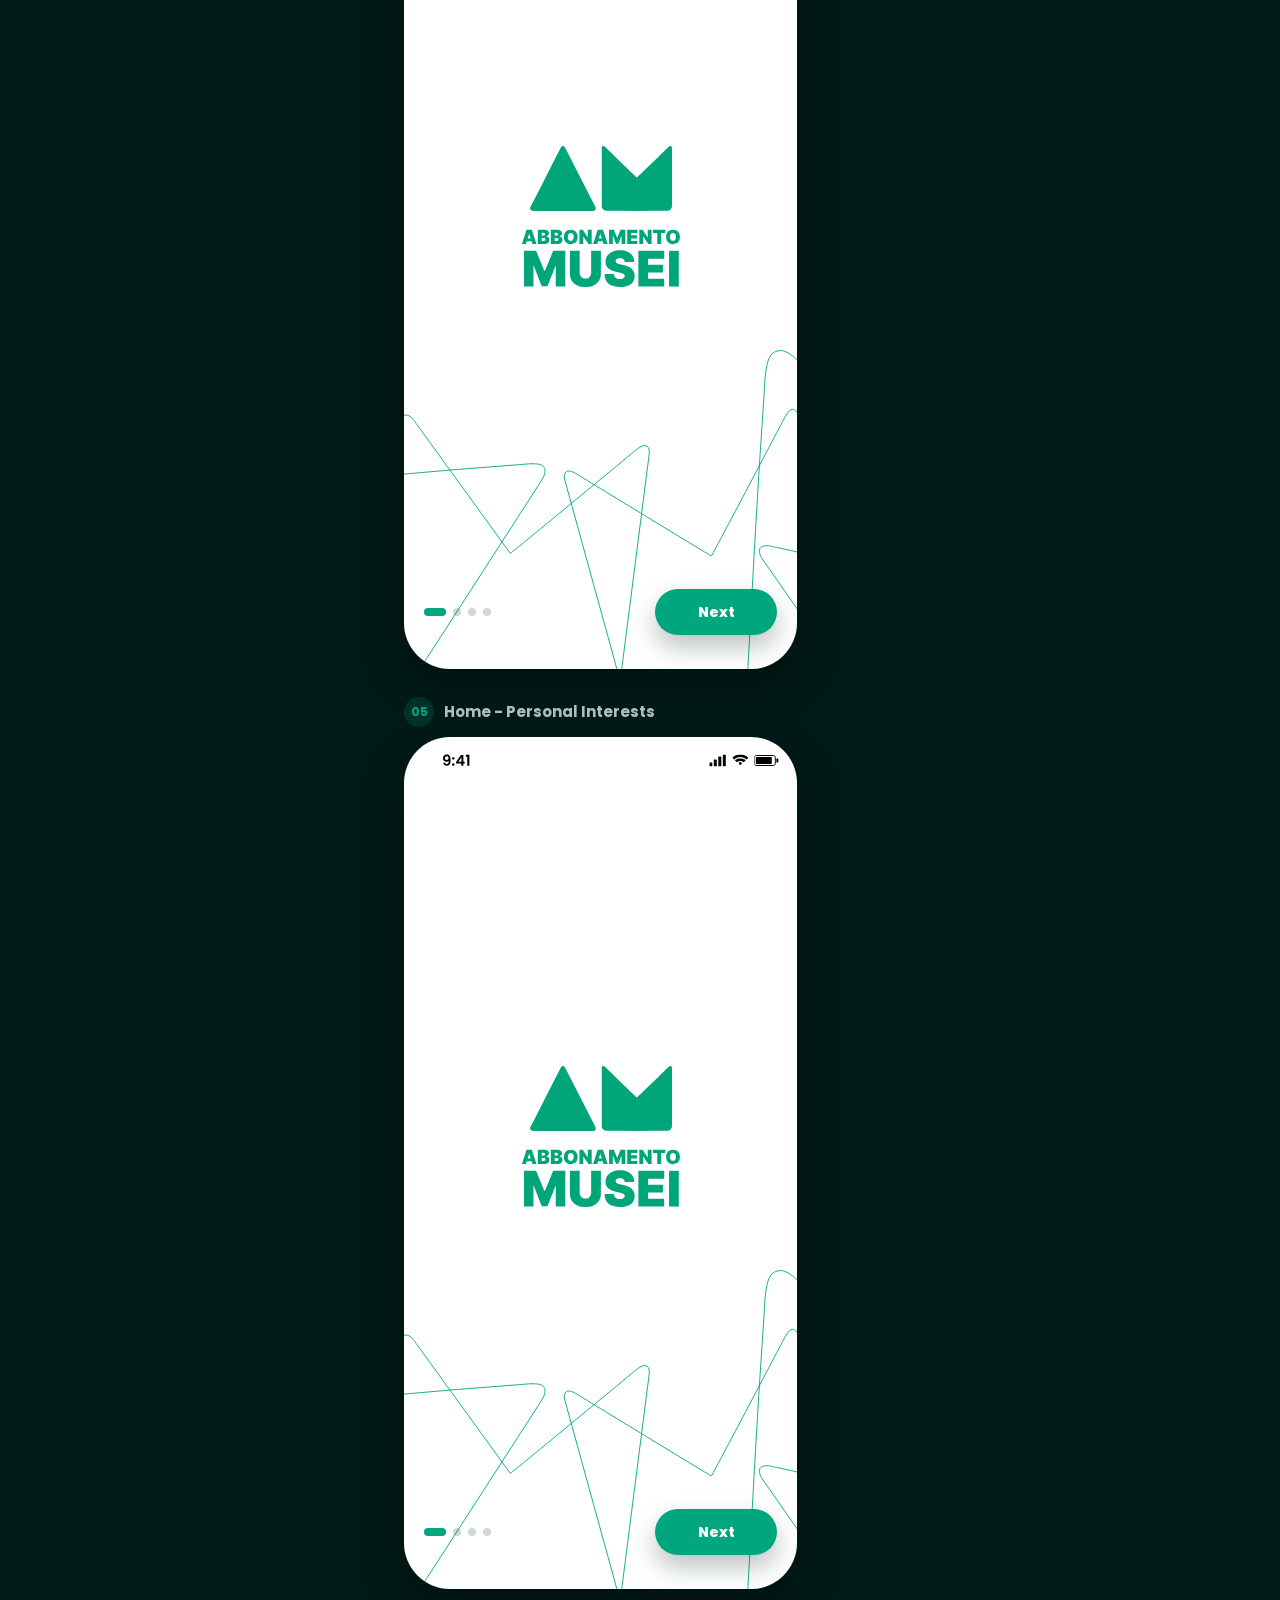
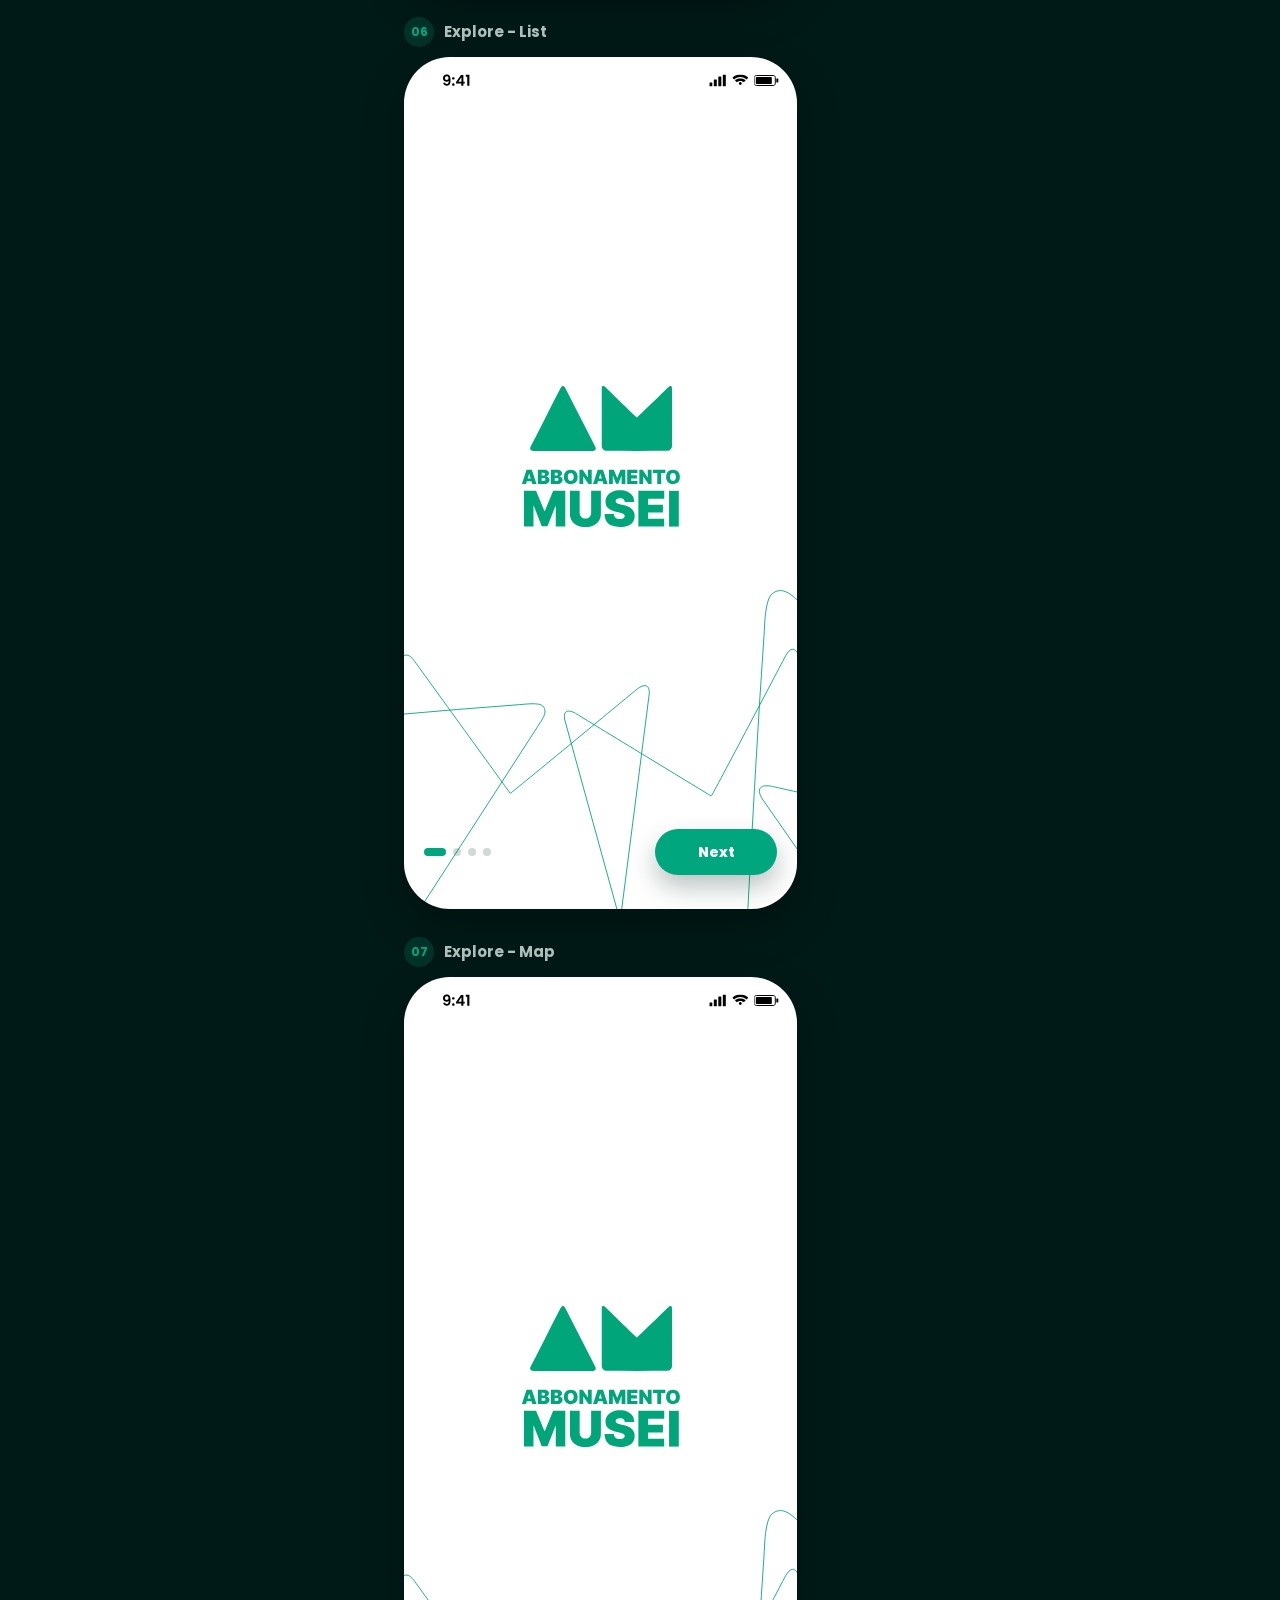
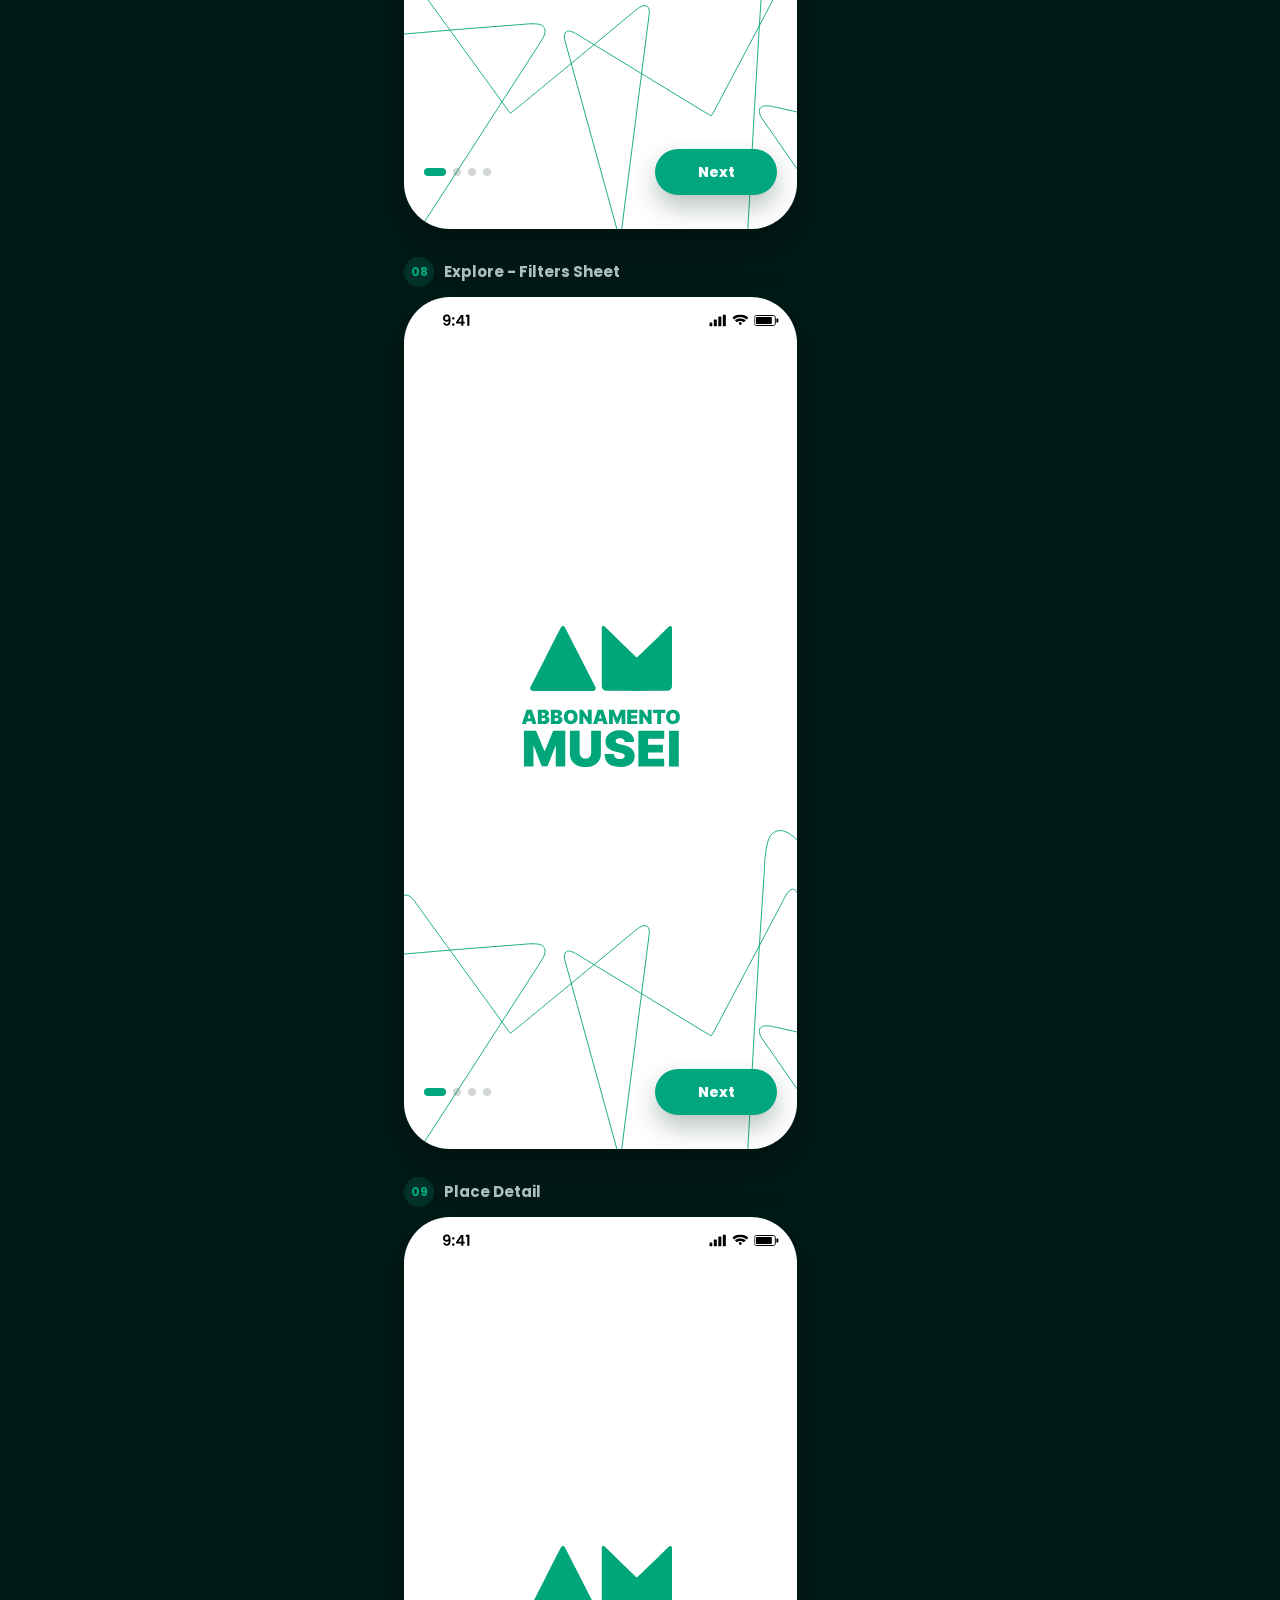
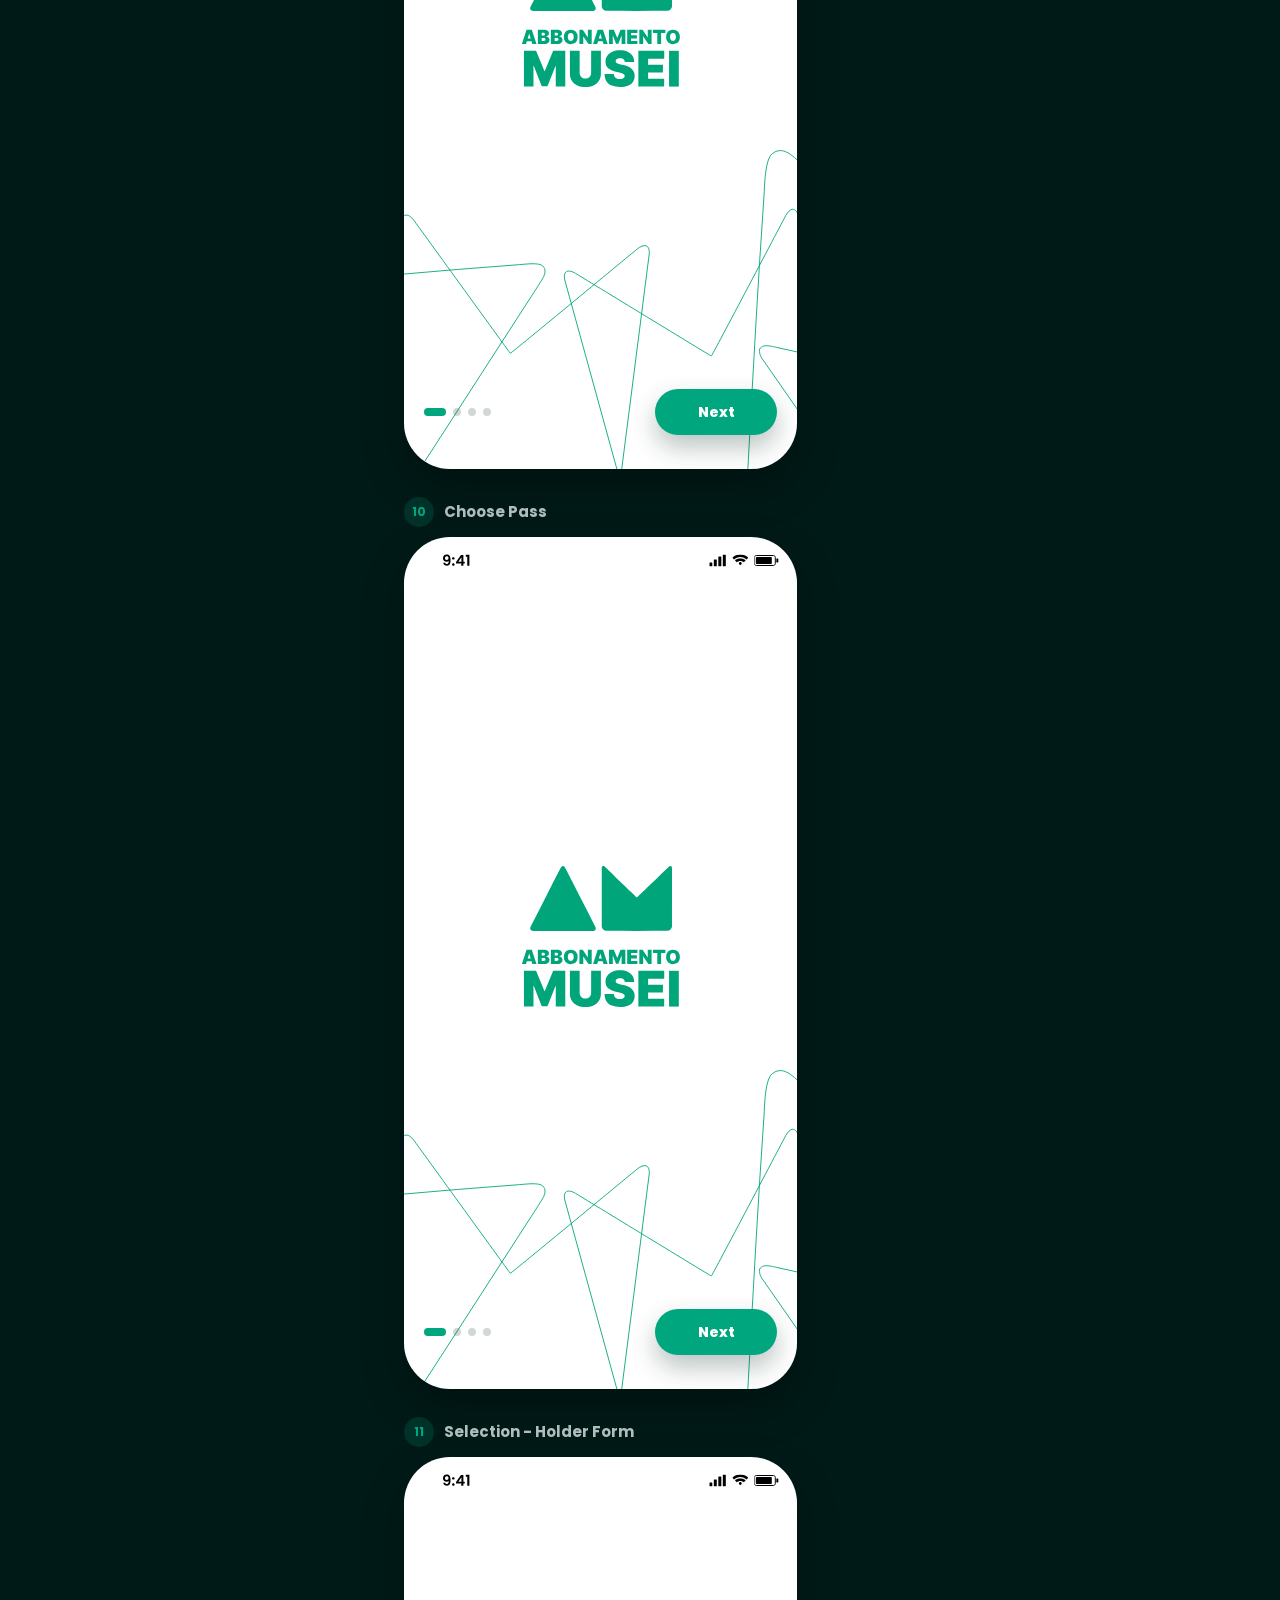
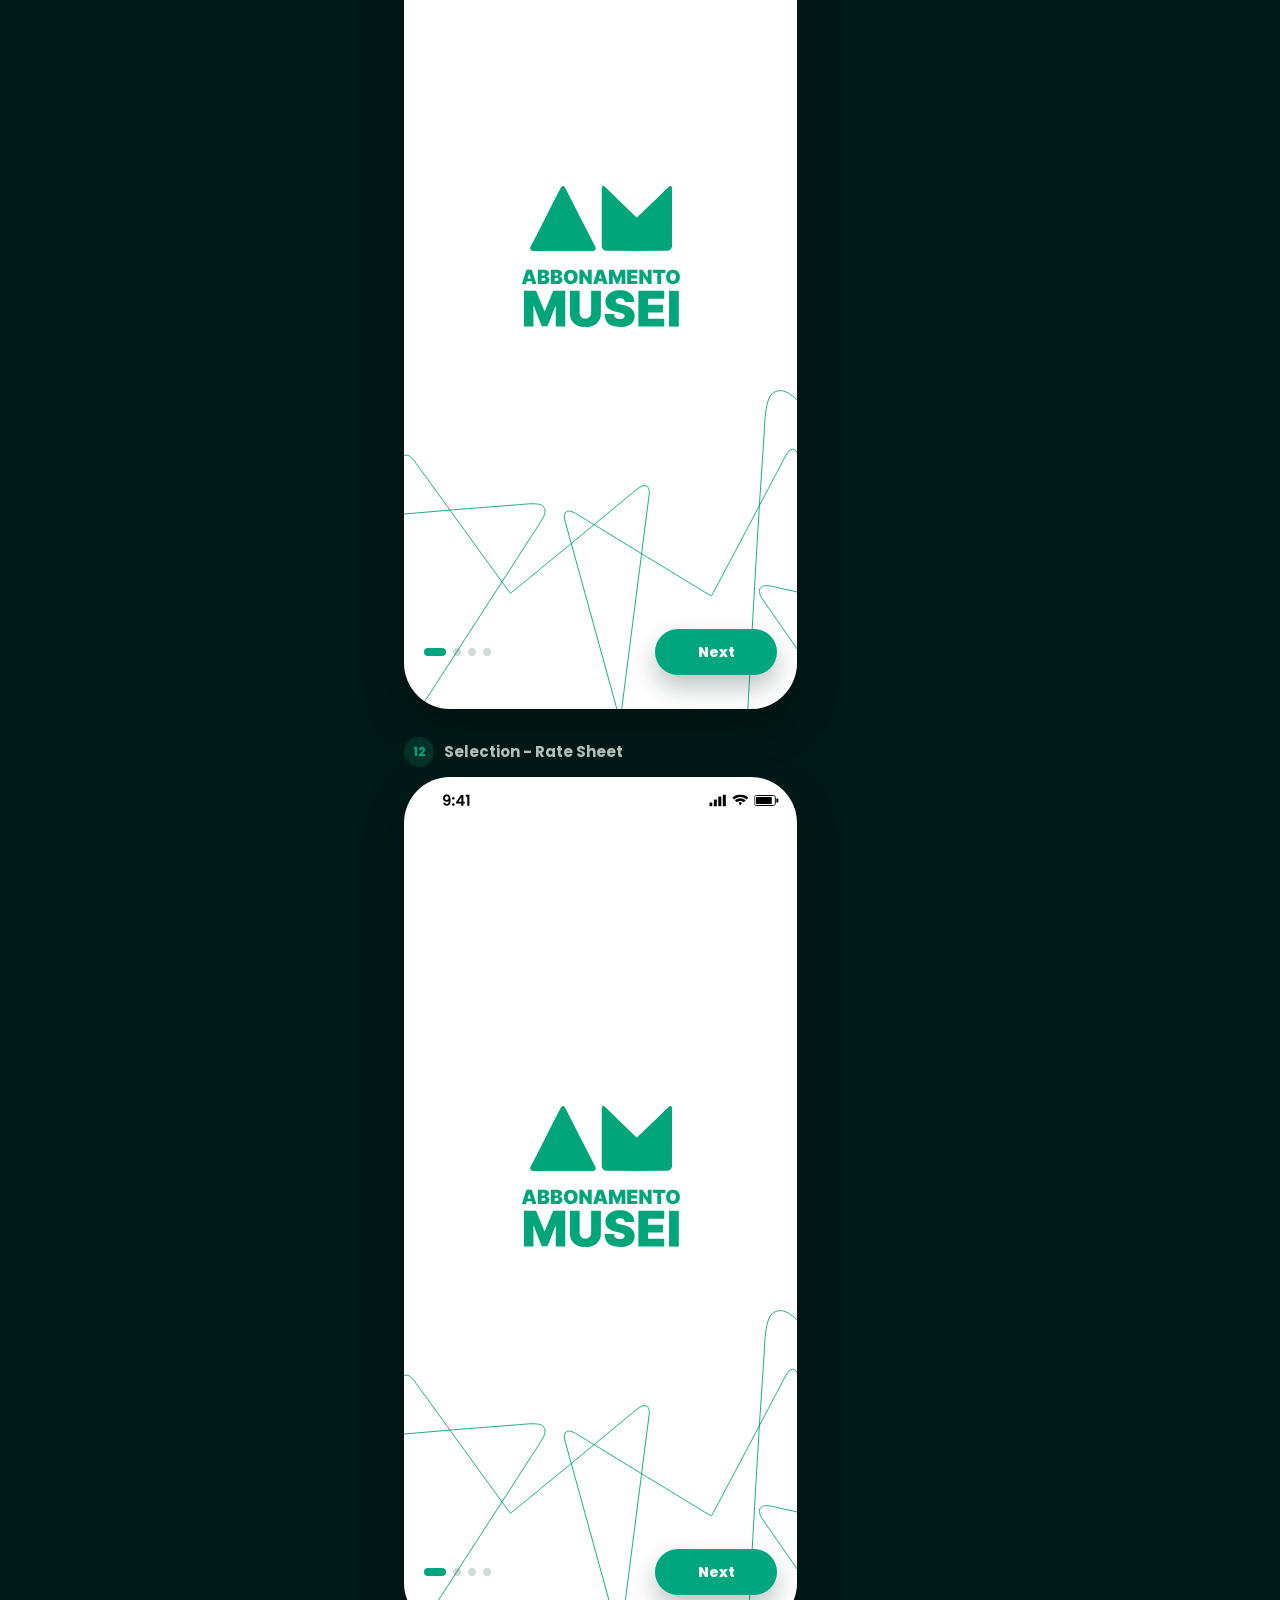
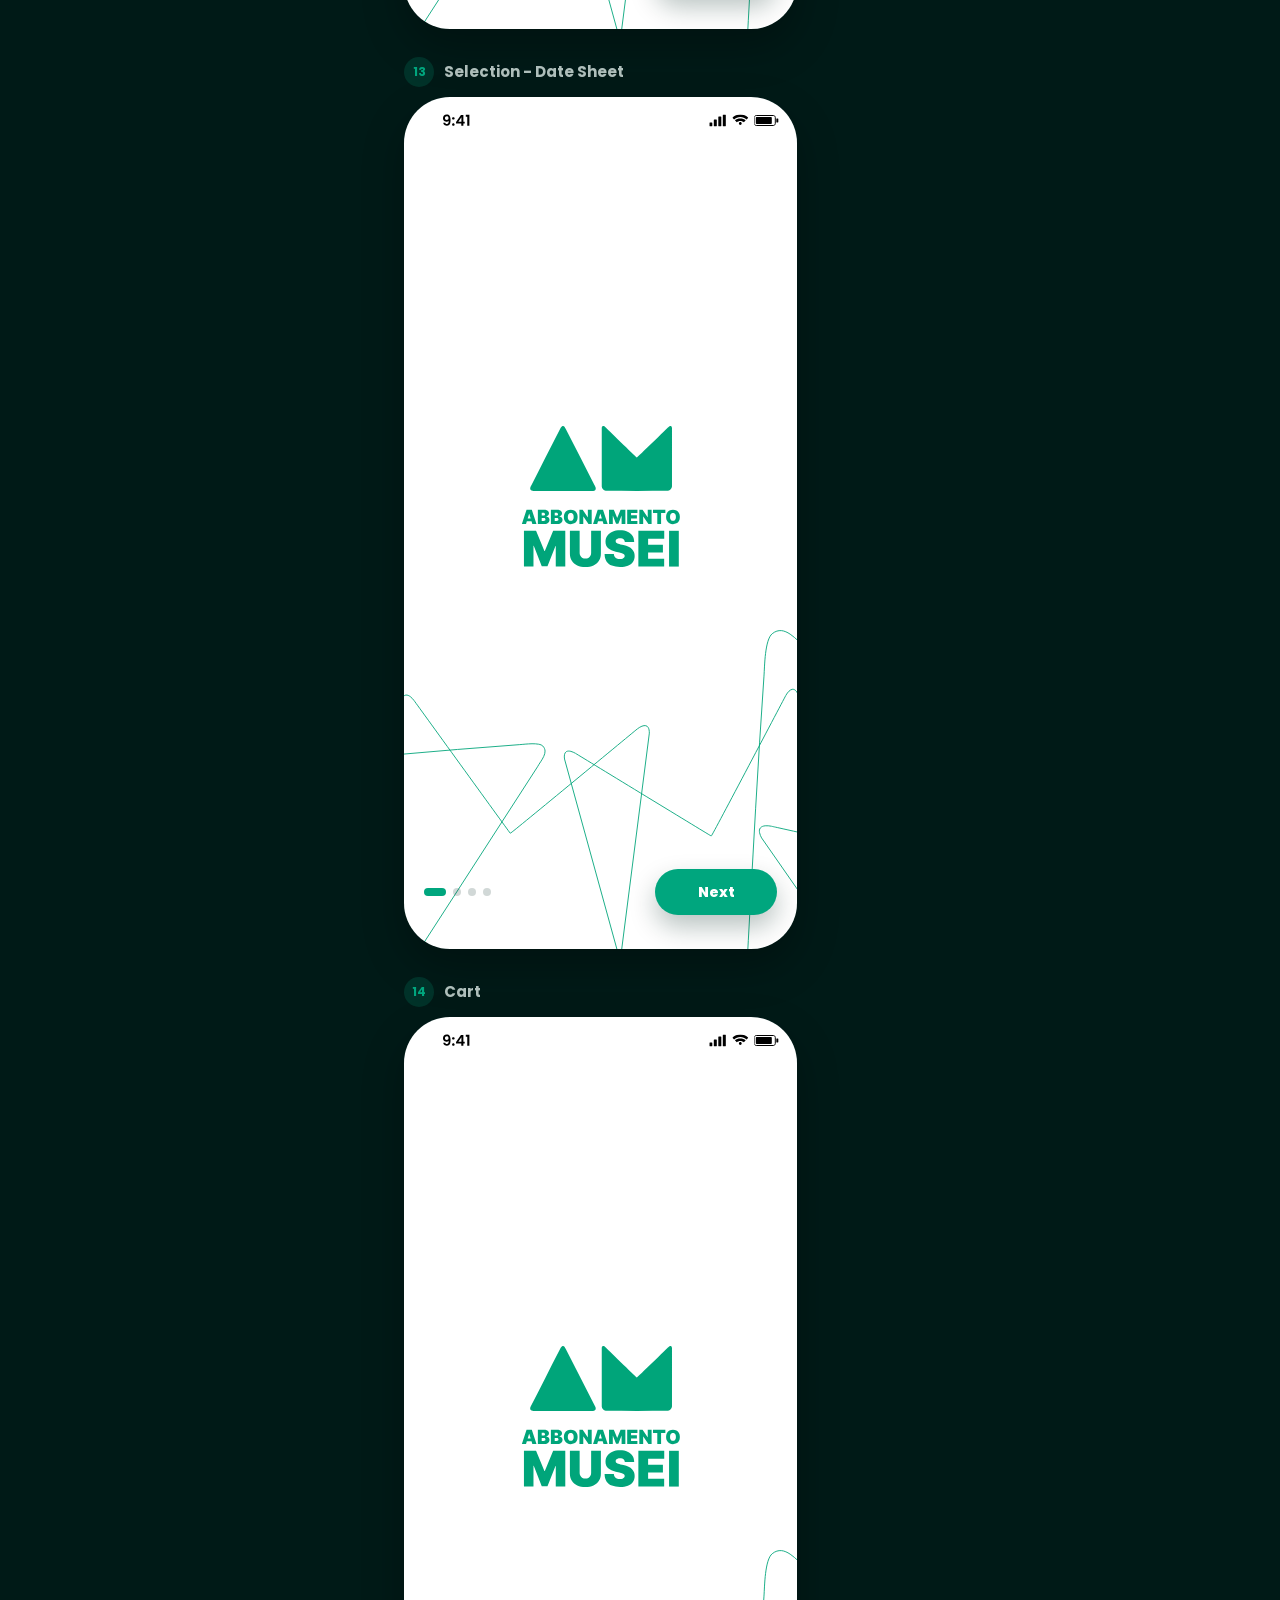
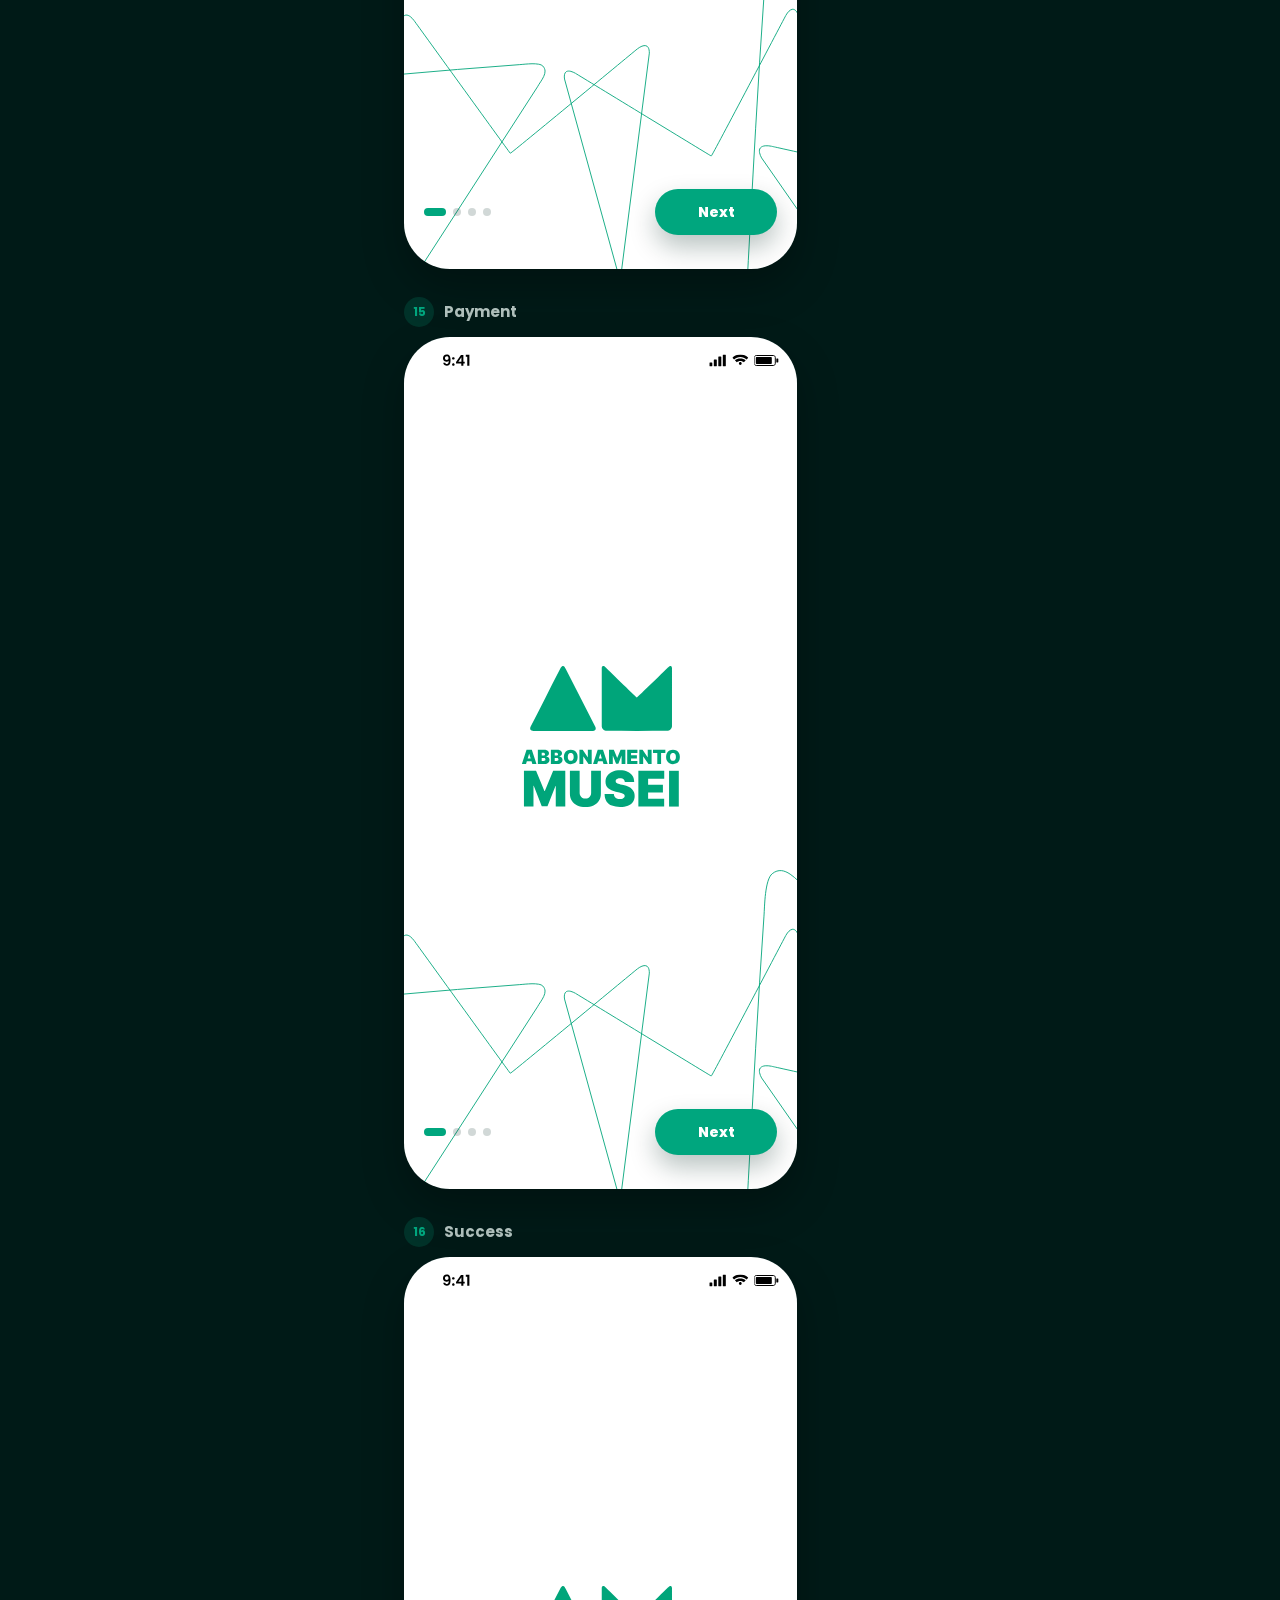
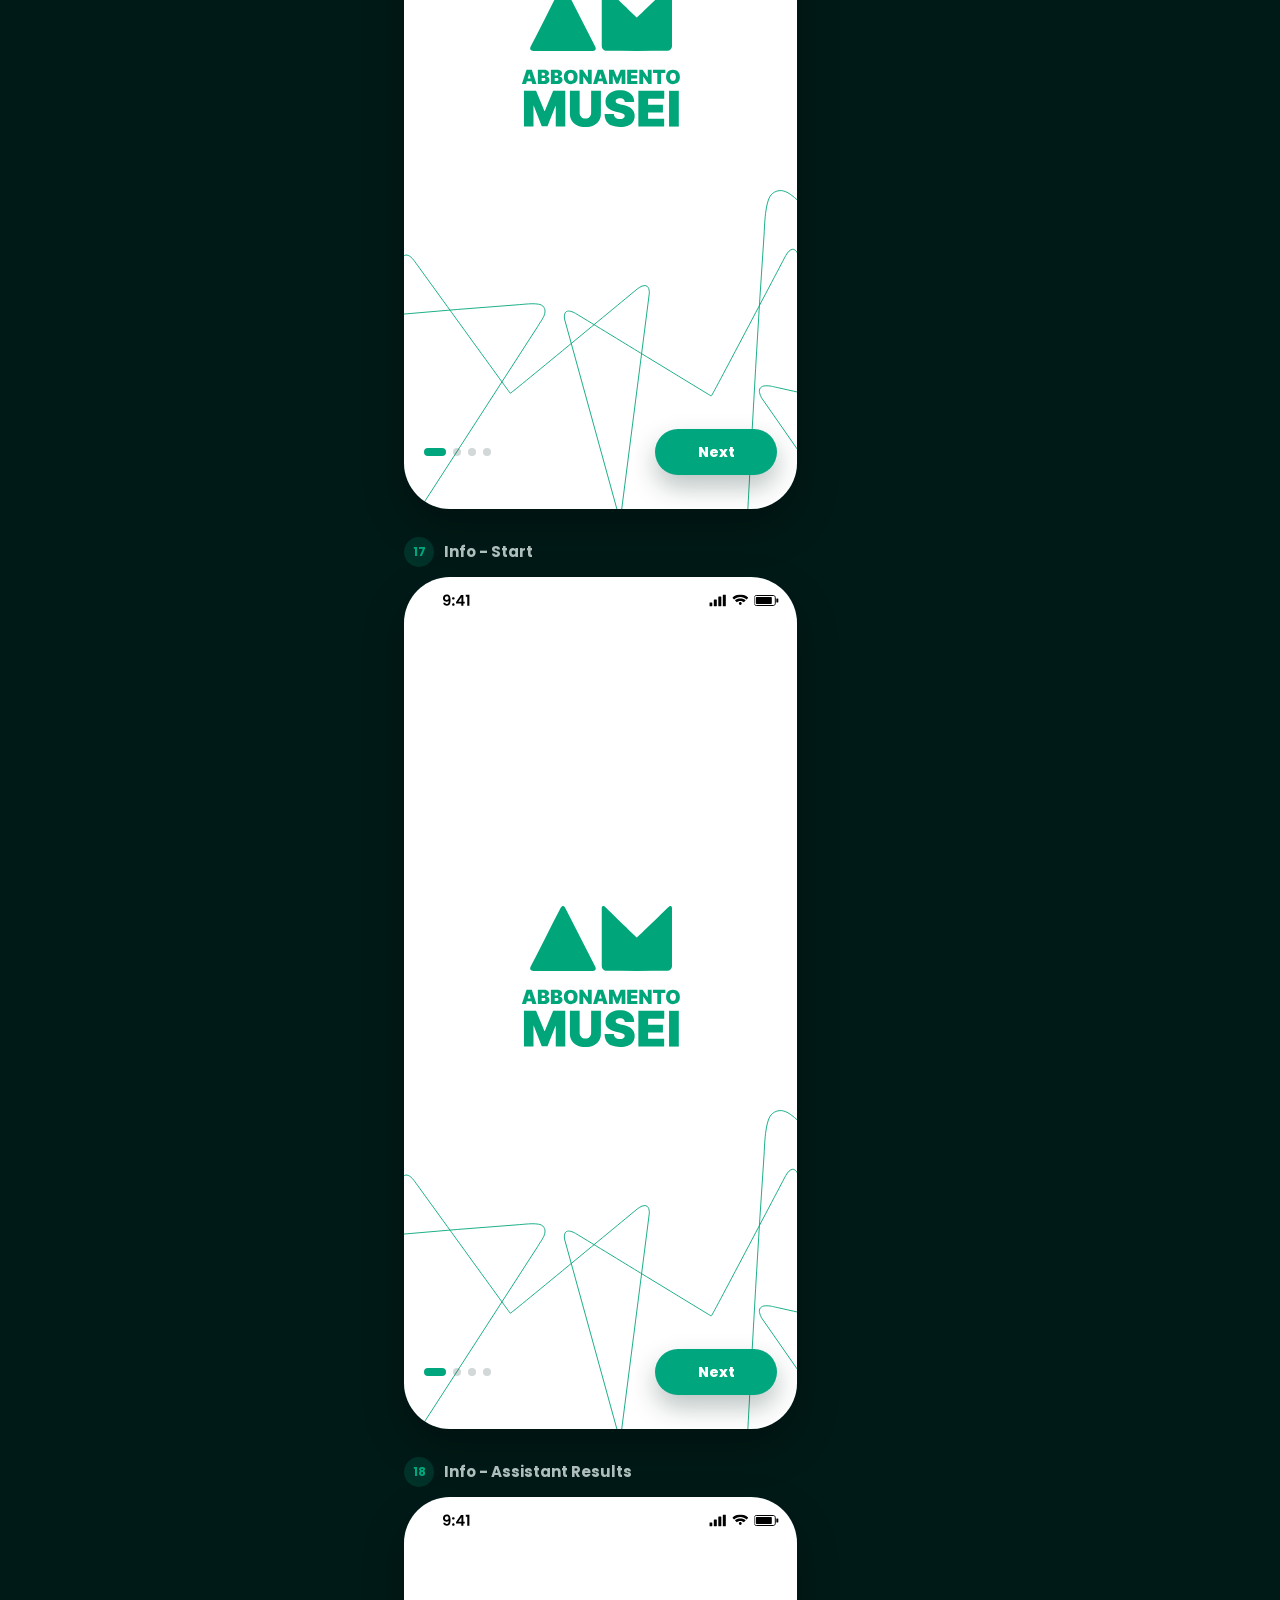
<file: p2.html>
<!DOCTYPE html>
<html lang="en">
<head>
  <meta charset="UTF-8" />
  <meta name="viewport" content="width=device-width, initial-scale=1.0" />
  <title>P2 - Dark Mode UI Overview</title>
  <link rel="preconnect" href="https://fonts.googleapis.com" />
  <link rel="preconnect" href="https://fonts.gstatic.com" crossorigin />
  <link href="https://fonts.googleapis.com/css2?family=Poppins:wght@400;500;600;700;800&display=swap" rel="stylesheet" />
  <link rel="stylesheet" href="page-switcher.css?v=20260618-switcher" />
  <style>
    * { box-sizing: border-box; }
    body {
      margin: 0;
      min-height: 100vh;
      background: #001a17;
      color: #f3fffb;
      font-family: 'Poppins', -apple-system, BlinkMacSystemFont, sans-serif;
    }
    .showcase-page {
      width: min(100%, 520px);
      margin: 0 auto;
      padding: 28px 24px 56px;
    }
    .showcase-header {
      margin-bottom: 26px;
    }
    .showcase-kicker {
      margin: 0 0 6px;
      color: rgba(243,255,251,0.62);
      font-size: 13px;
      font-weight: 600;
      letter-spacing: 0.08em;
      text-transform: uppercase;
    }
    h1 {
      margin: 0;
      font-family: 'Times New Roman', Times, serif;
      font-size: 34px;
      line-height: 1.05;
      color: #00a67e;
    }
    .showcase-meta {
      margin: 10px 0 0;
      color: rgba(243,255,251,0.68);
      font-size: 14px;
    }
    .showcase-list {
      display: grid;
      grid-template-columns: 1fr;
      gap: 28px;
    }
    .showcase-item {
      display: grid;
      gap: 10px;
    }
    .showcase-item-header {
      display: flex;
      align-items: center;
      gap: 10px;
      color: rgba(243,255,251,0.72);
    }
    .showcase-item-header span {
      width: 30px;
      height: 30px;
      border-radius: 999px;
      display: grid;
      place-items: center;
      background: rgba(0,166,126,0.18);
      color: #00a67e;
      font-size: 12px;
      font-weight: 700;
    }
    .showcase-item-header h2 {
      margin: 0;
      font-size: 15px;
      font-weight: 700;
    }
    iframe {
      width: 393px;
      height: 852px;
      border: 0;
      border-radius: 46px;
      overflow: hidden;
      background: #002621;
      box-shadow: 0 18px 42px rgba(0,0,0,0.28);
    }
  </style>
</head>
<body class="has-page-switcher" data-theme="dark">
  <nav class="page-switcher" aria-label="Page switcher">
    <a href="index.html?v=english-showcase-nav">Prototype</a>
    <a class="is-active" href="p2.html?v=split-states">P2 Dark</a>
    <a href="p3.html?v=split-states">P3 Light</a>
  </nav>
  <main class="showcase-page">
    <header class="showcase-header">
      <p class="showcase-kicker">P2 / <span id="showcaseTheme">Dark Mode</span></p>
      <h1>UI Overview</h1>
      <p class="showcase-meta" id="showcaseCount"></p>
    </header>
    <section class="showcase-list" id="showcaseList"></section>
  </main>
  <script src="showcase.js?v=20260621-qr-wallet-page"></script>
</body>
</html>
</file>
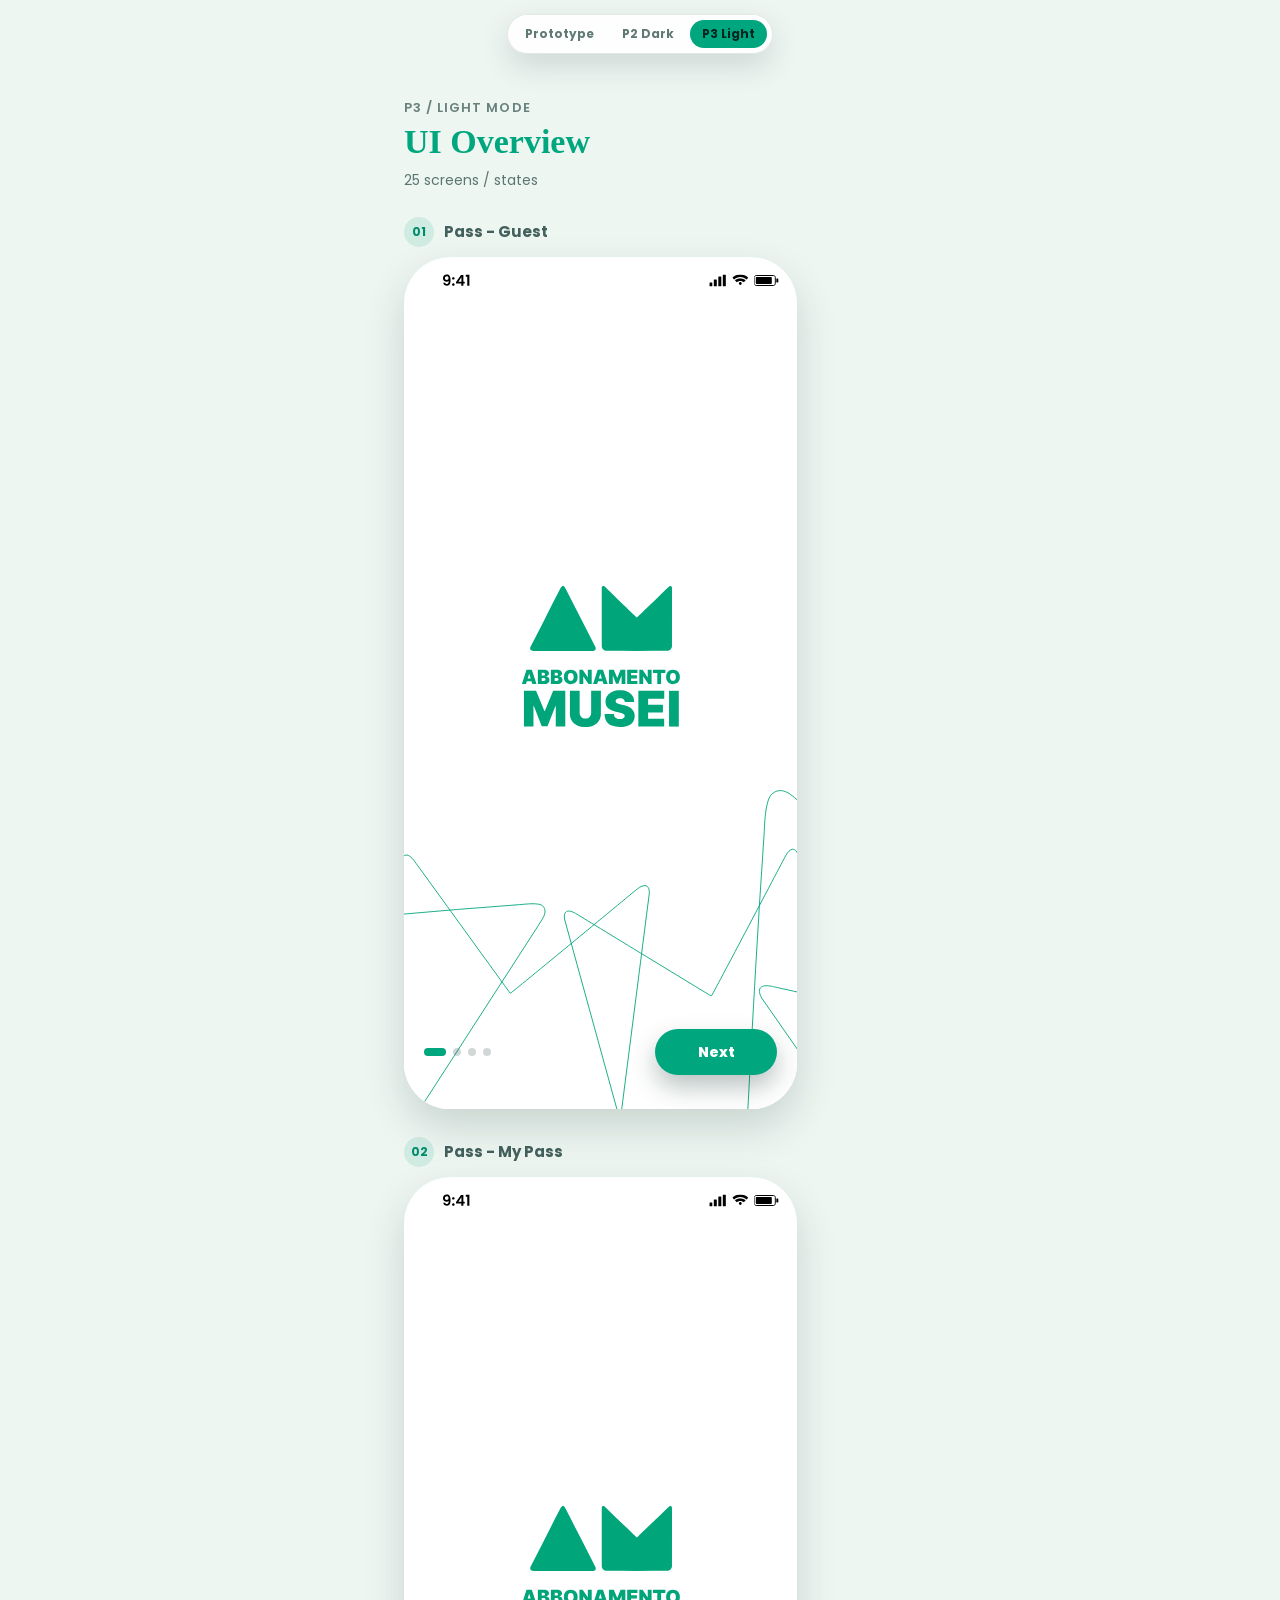
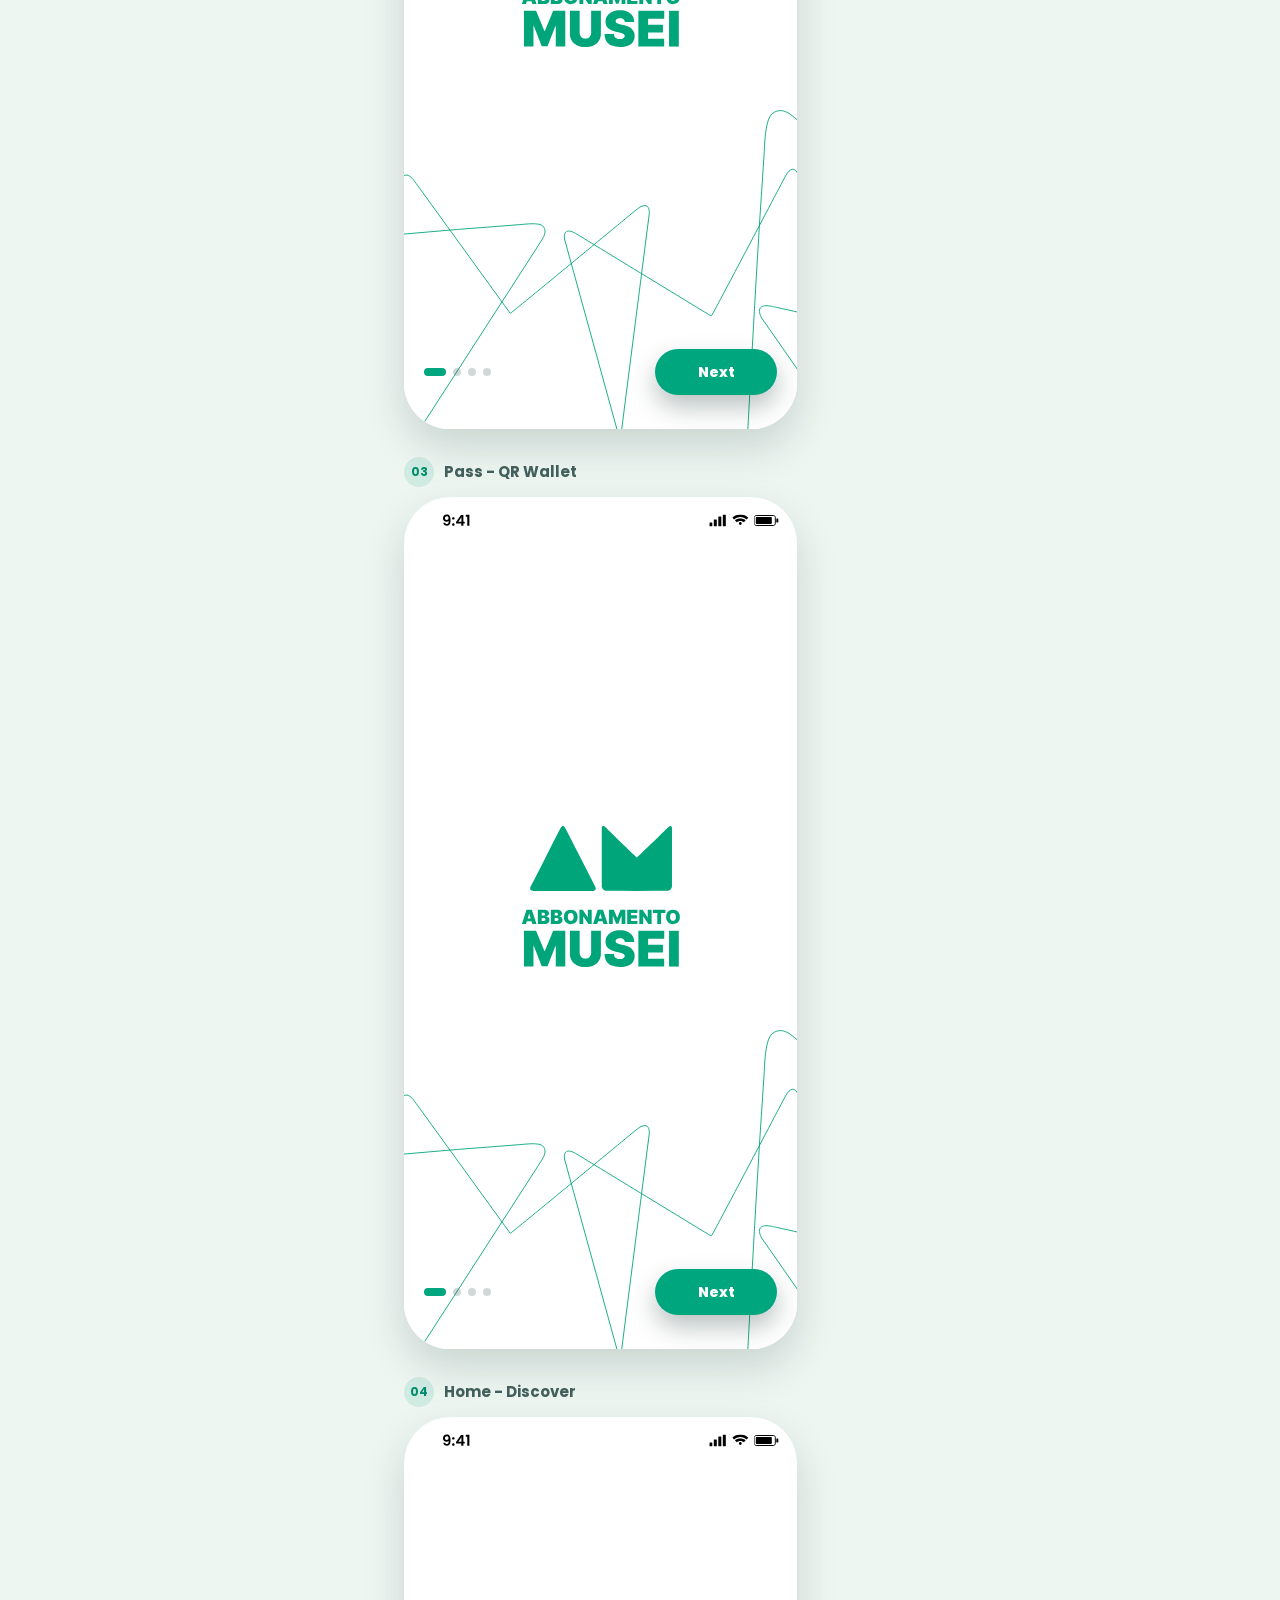
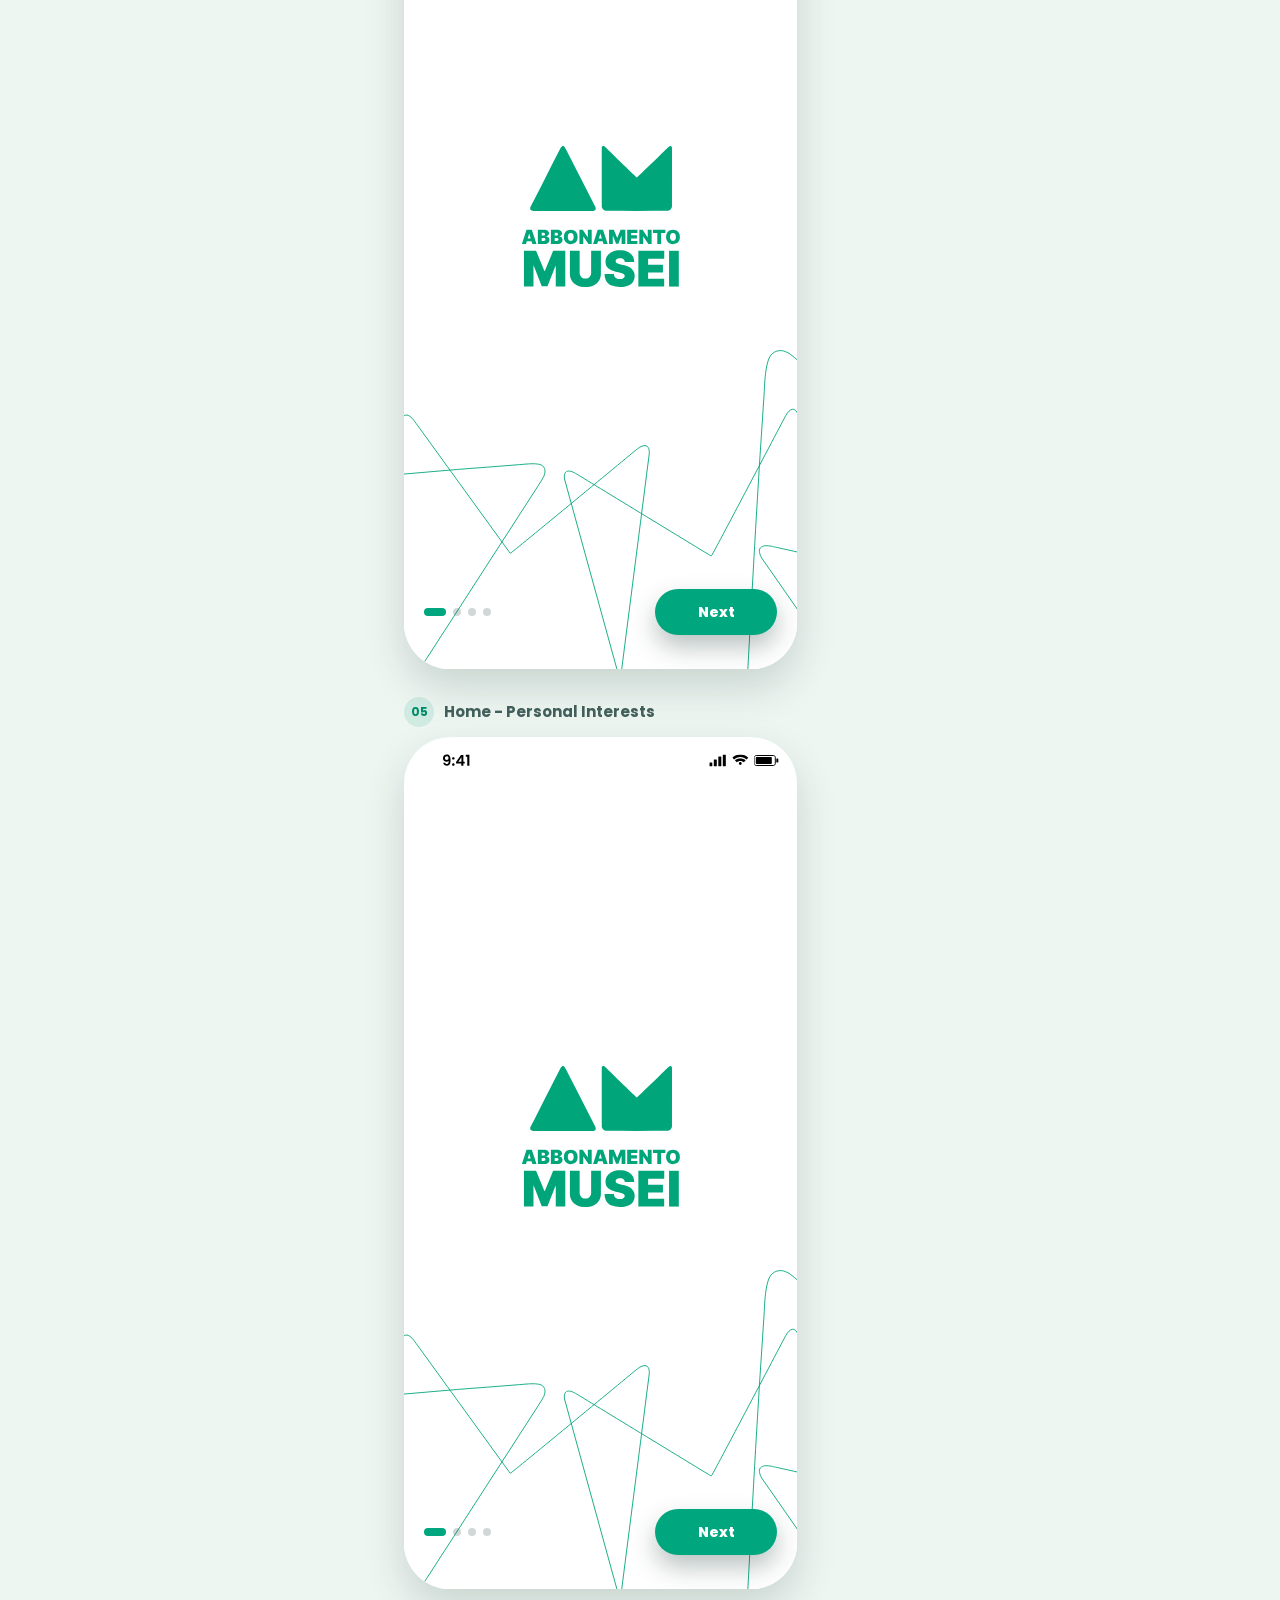
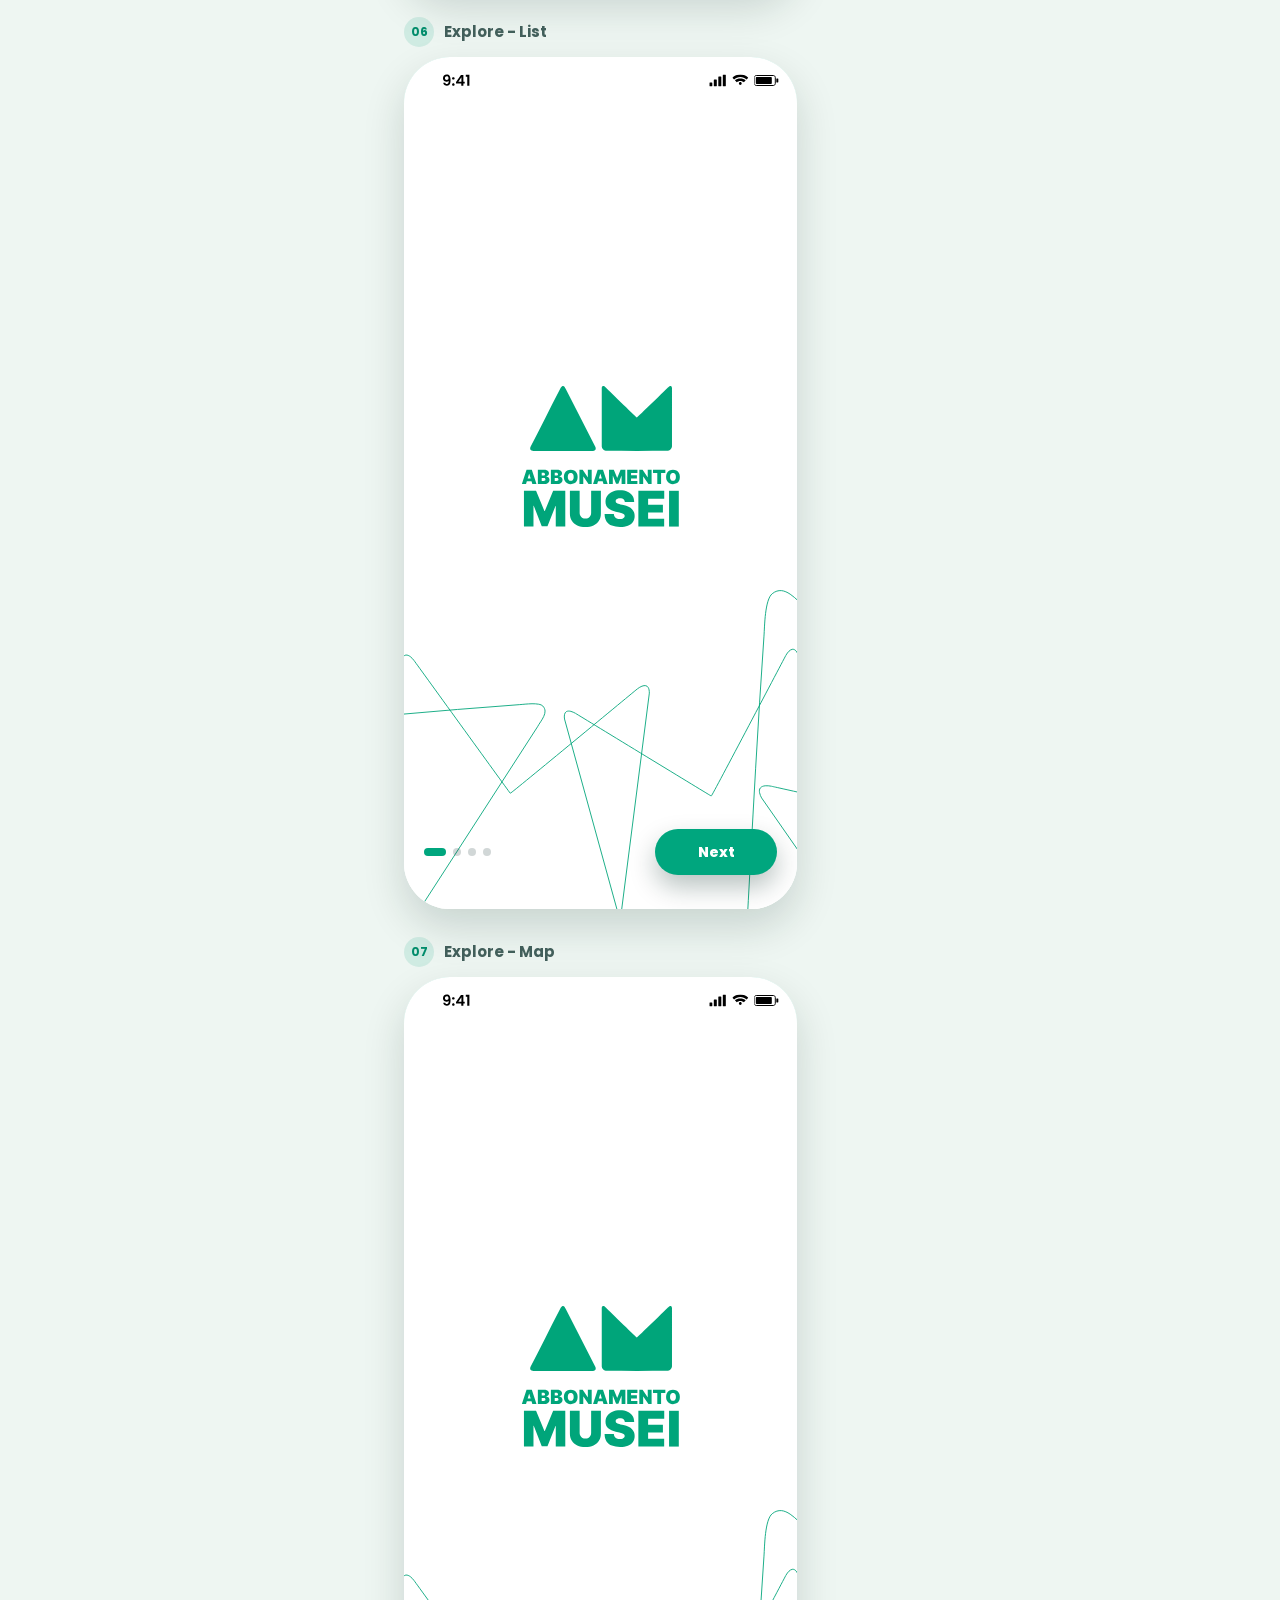
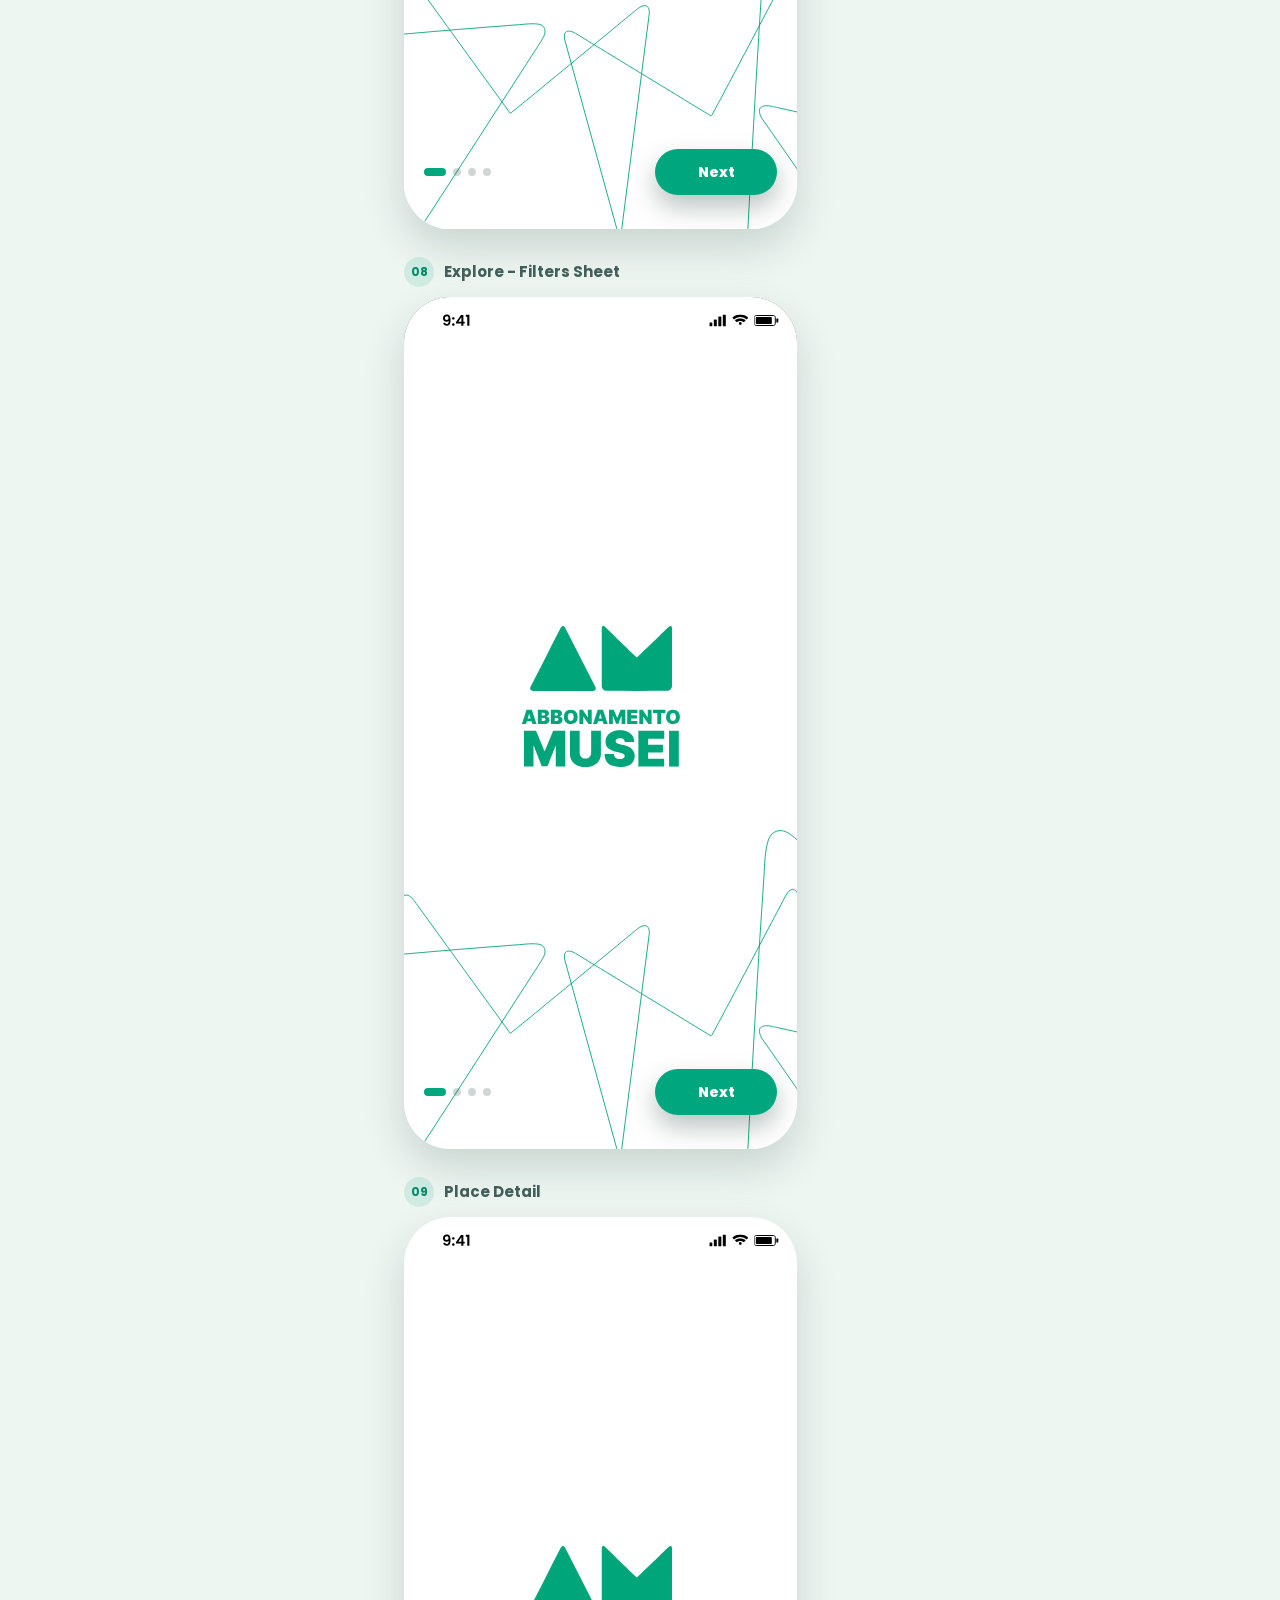
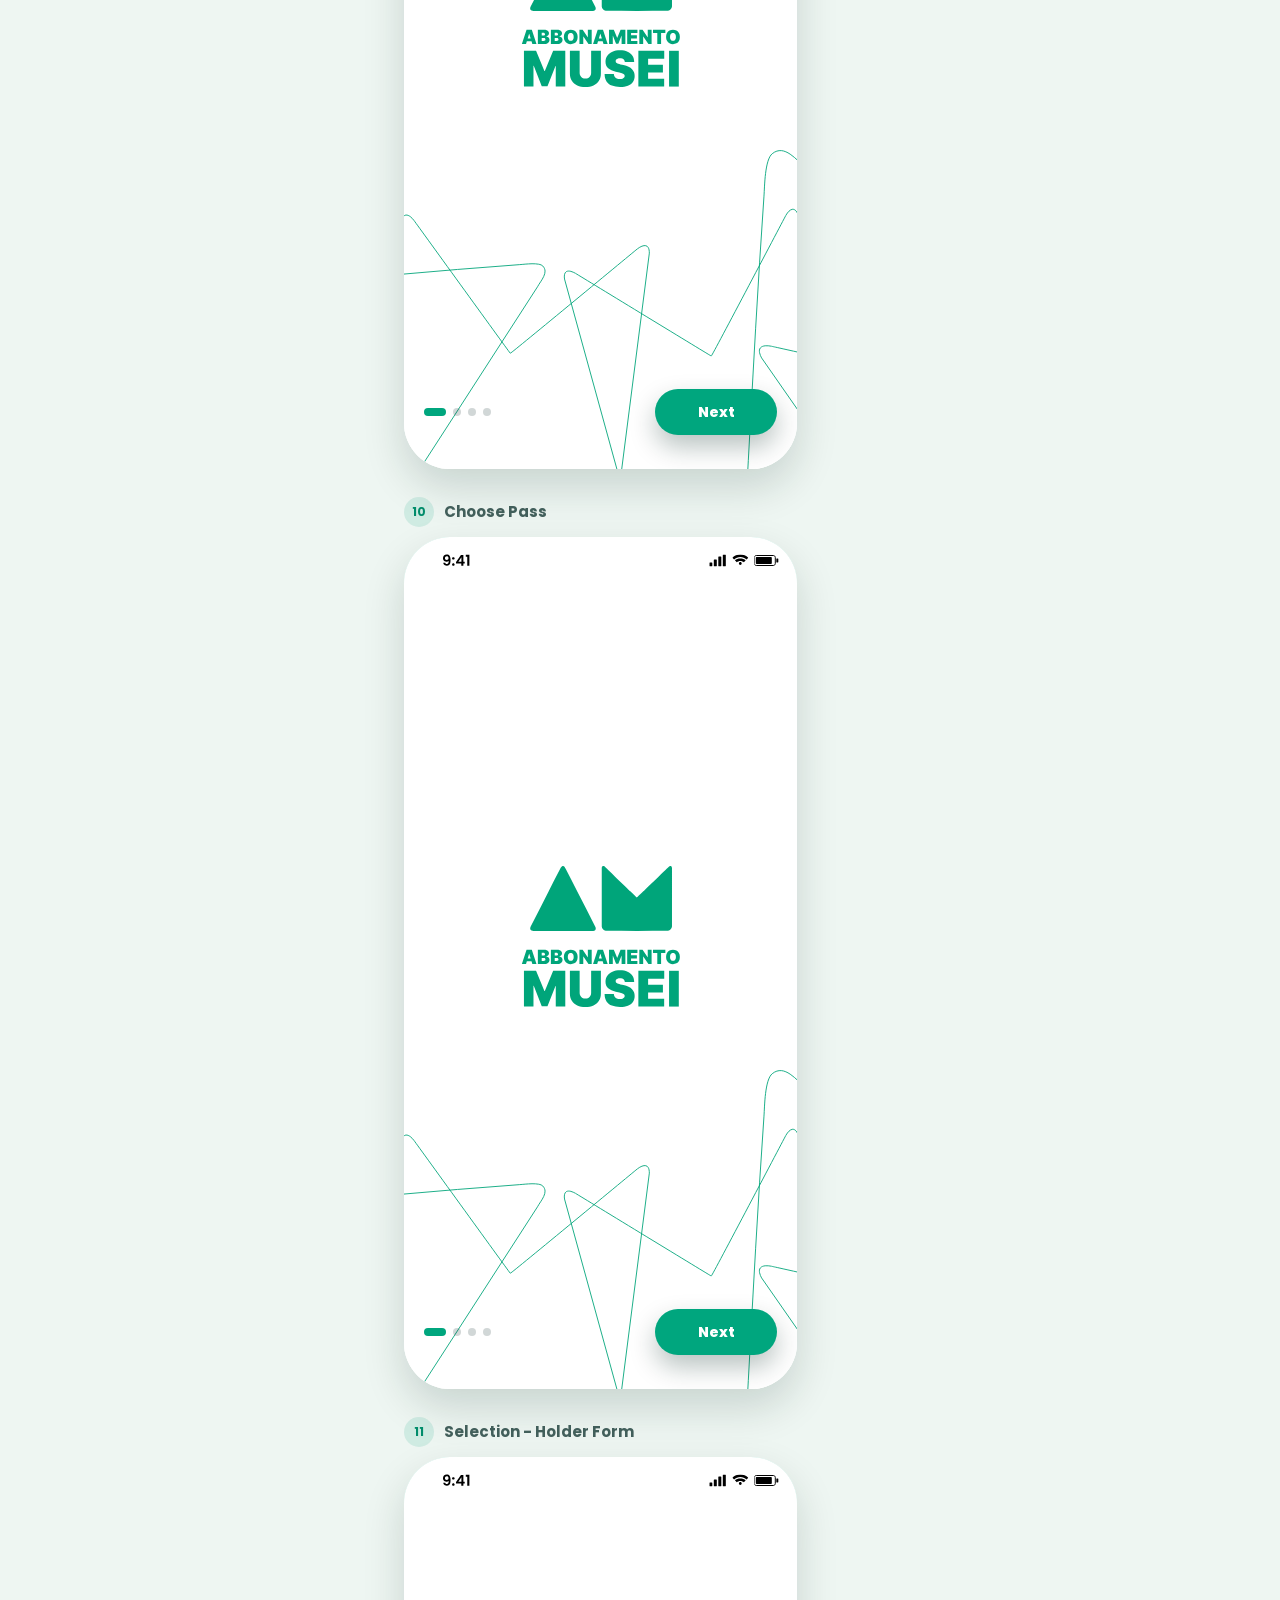
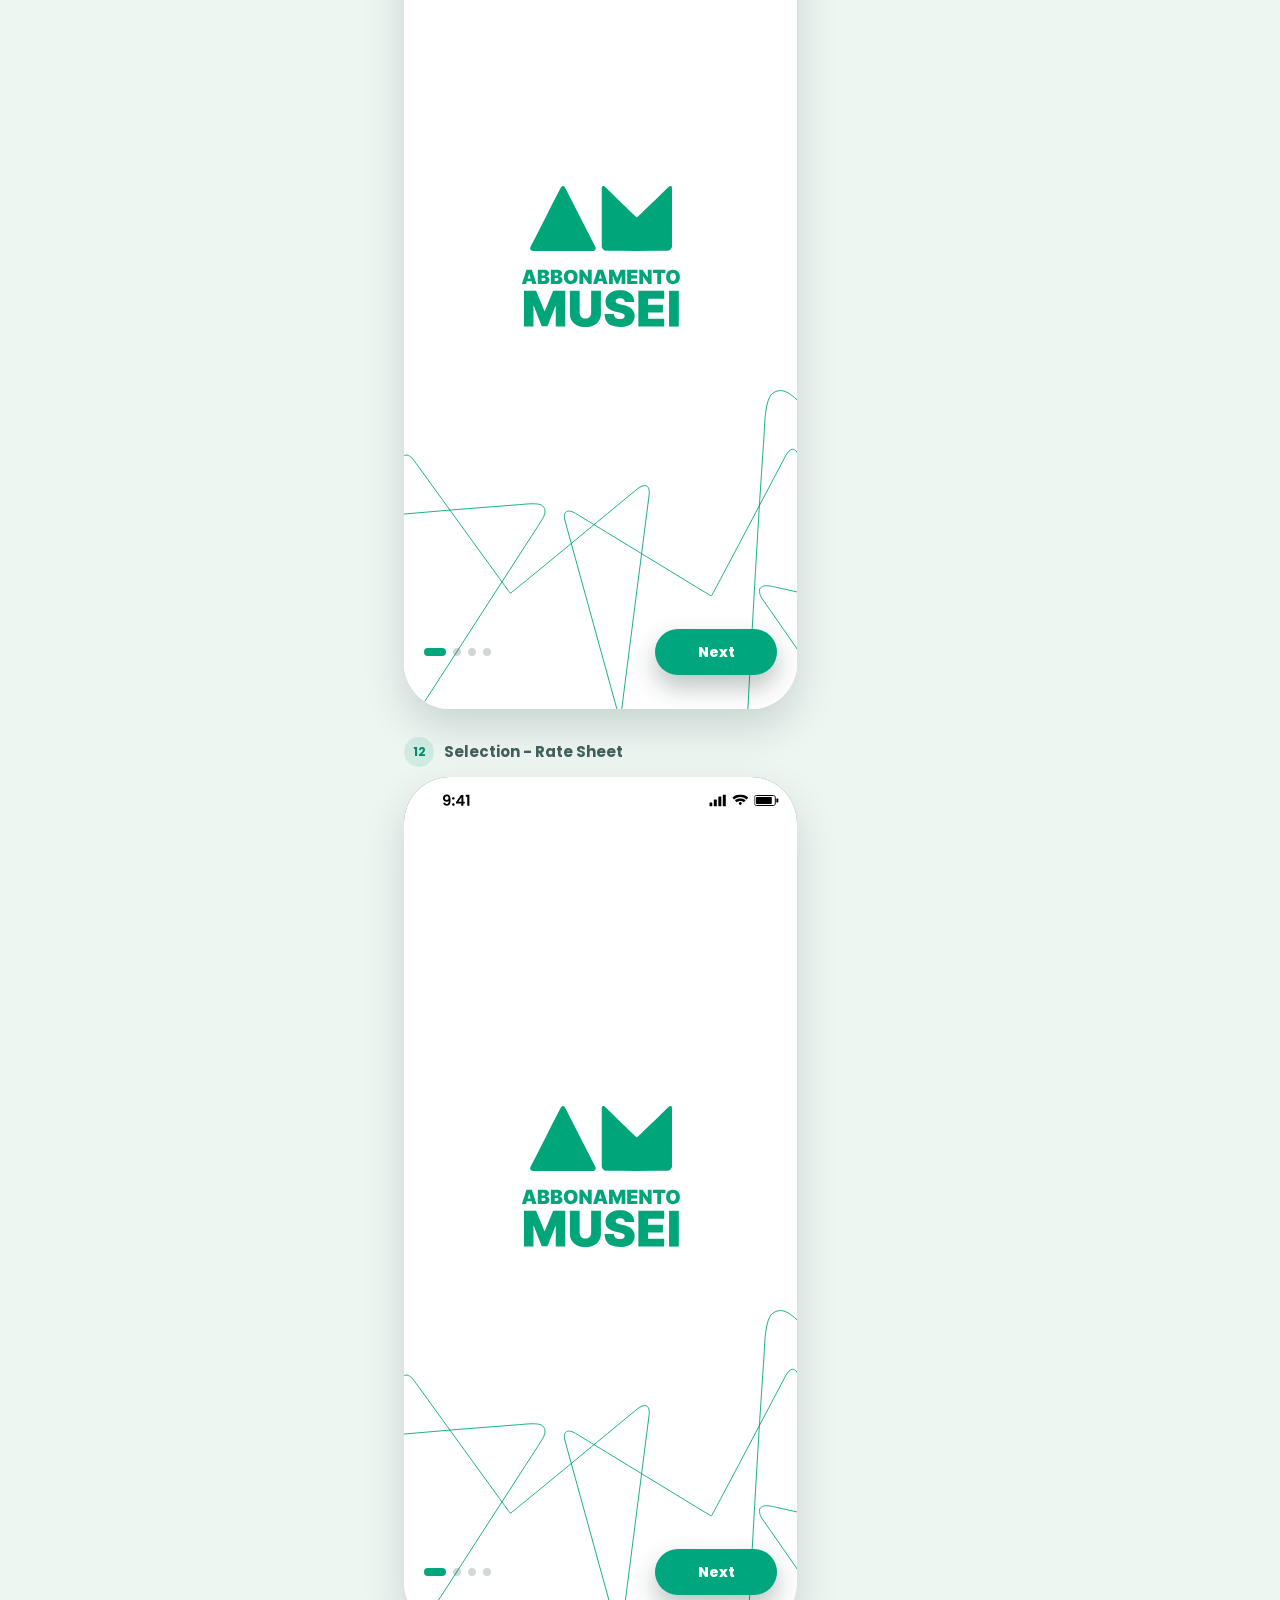
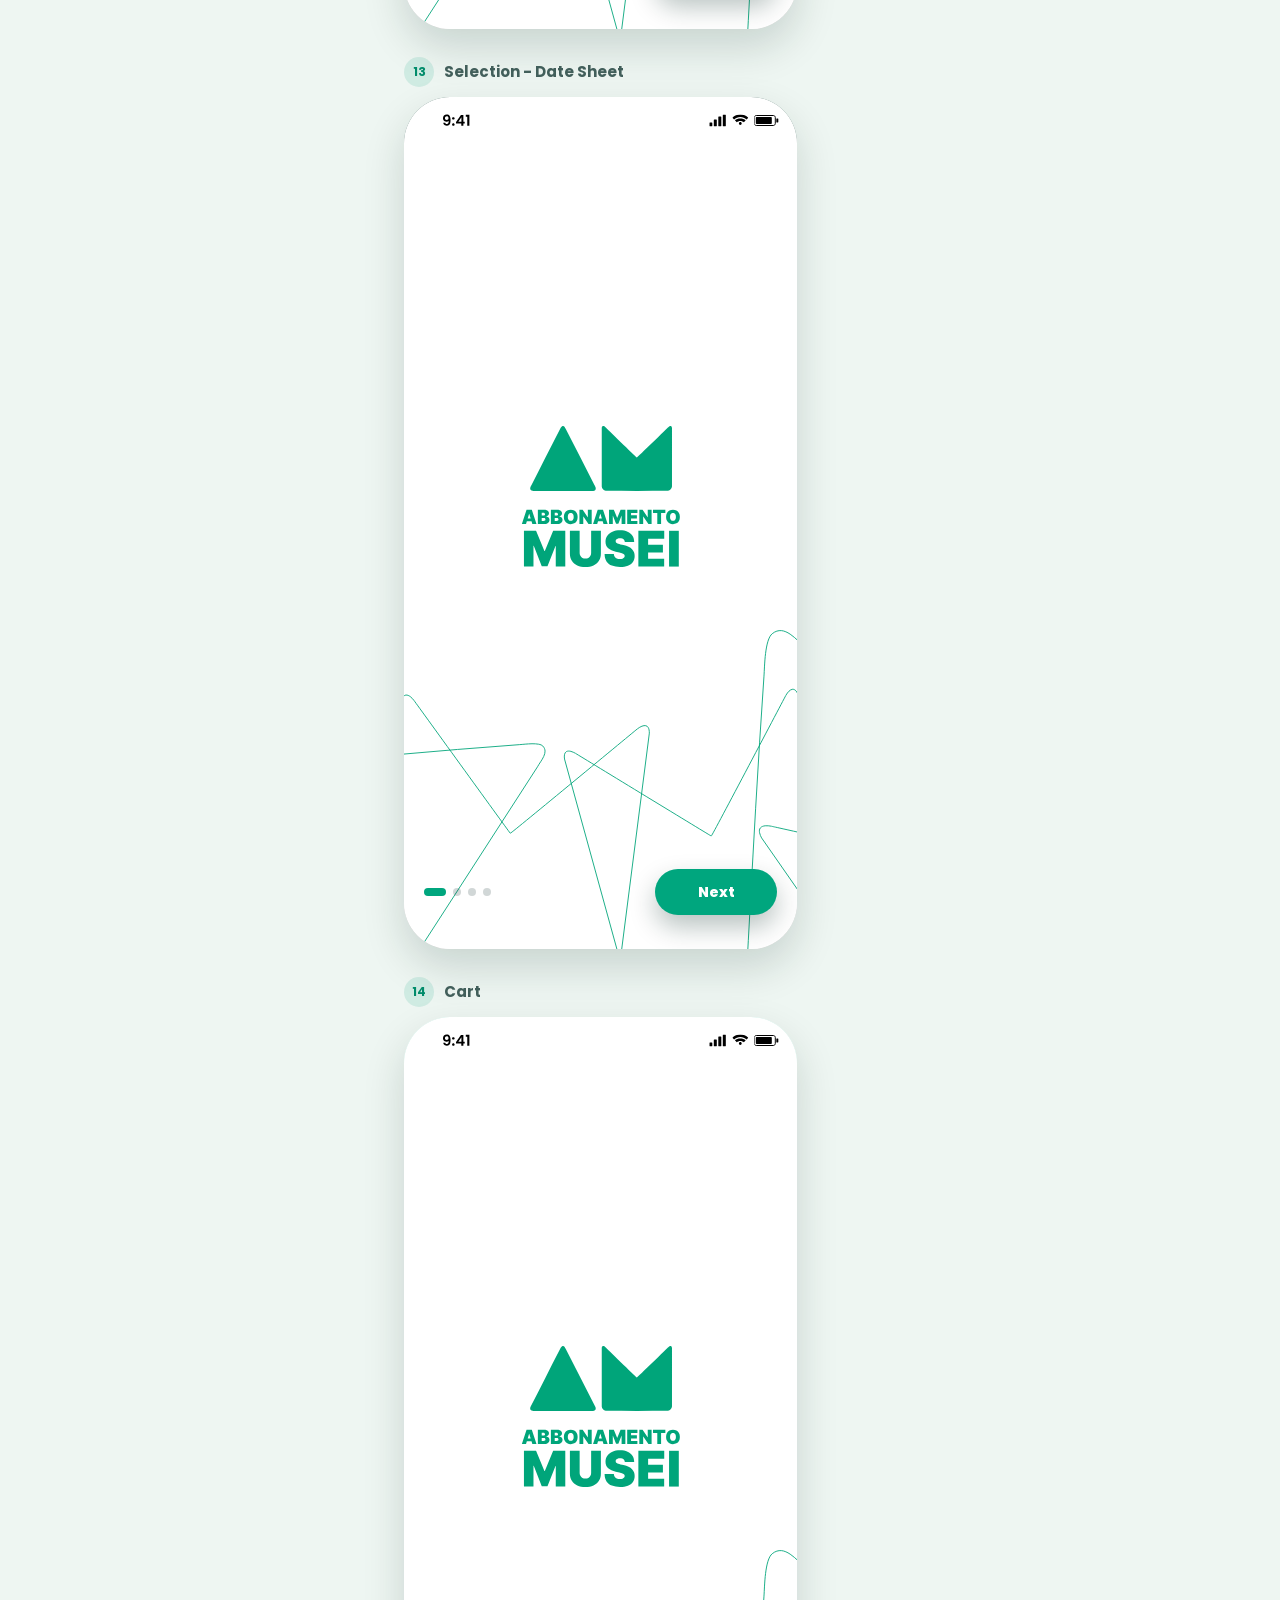
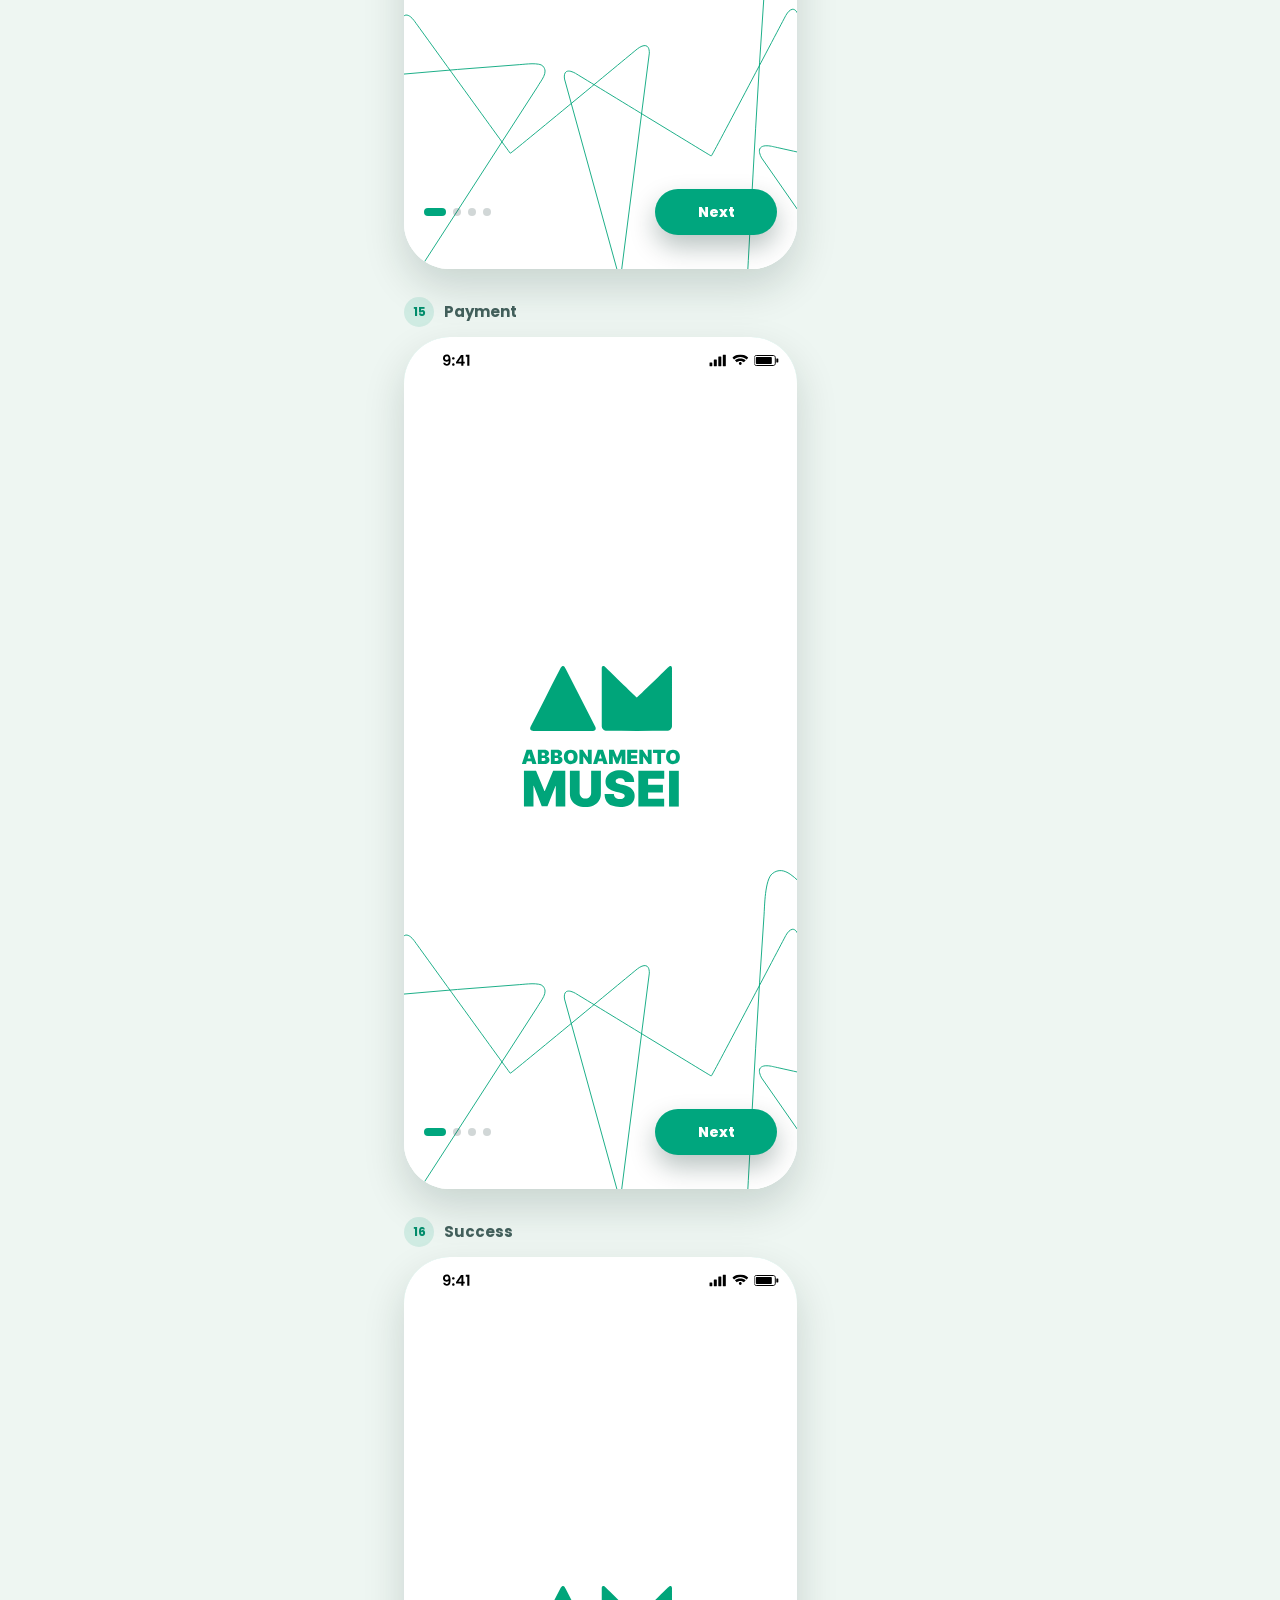
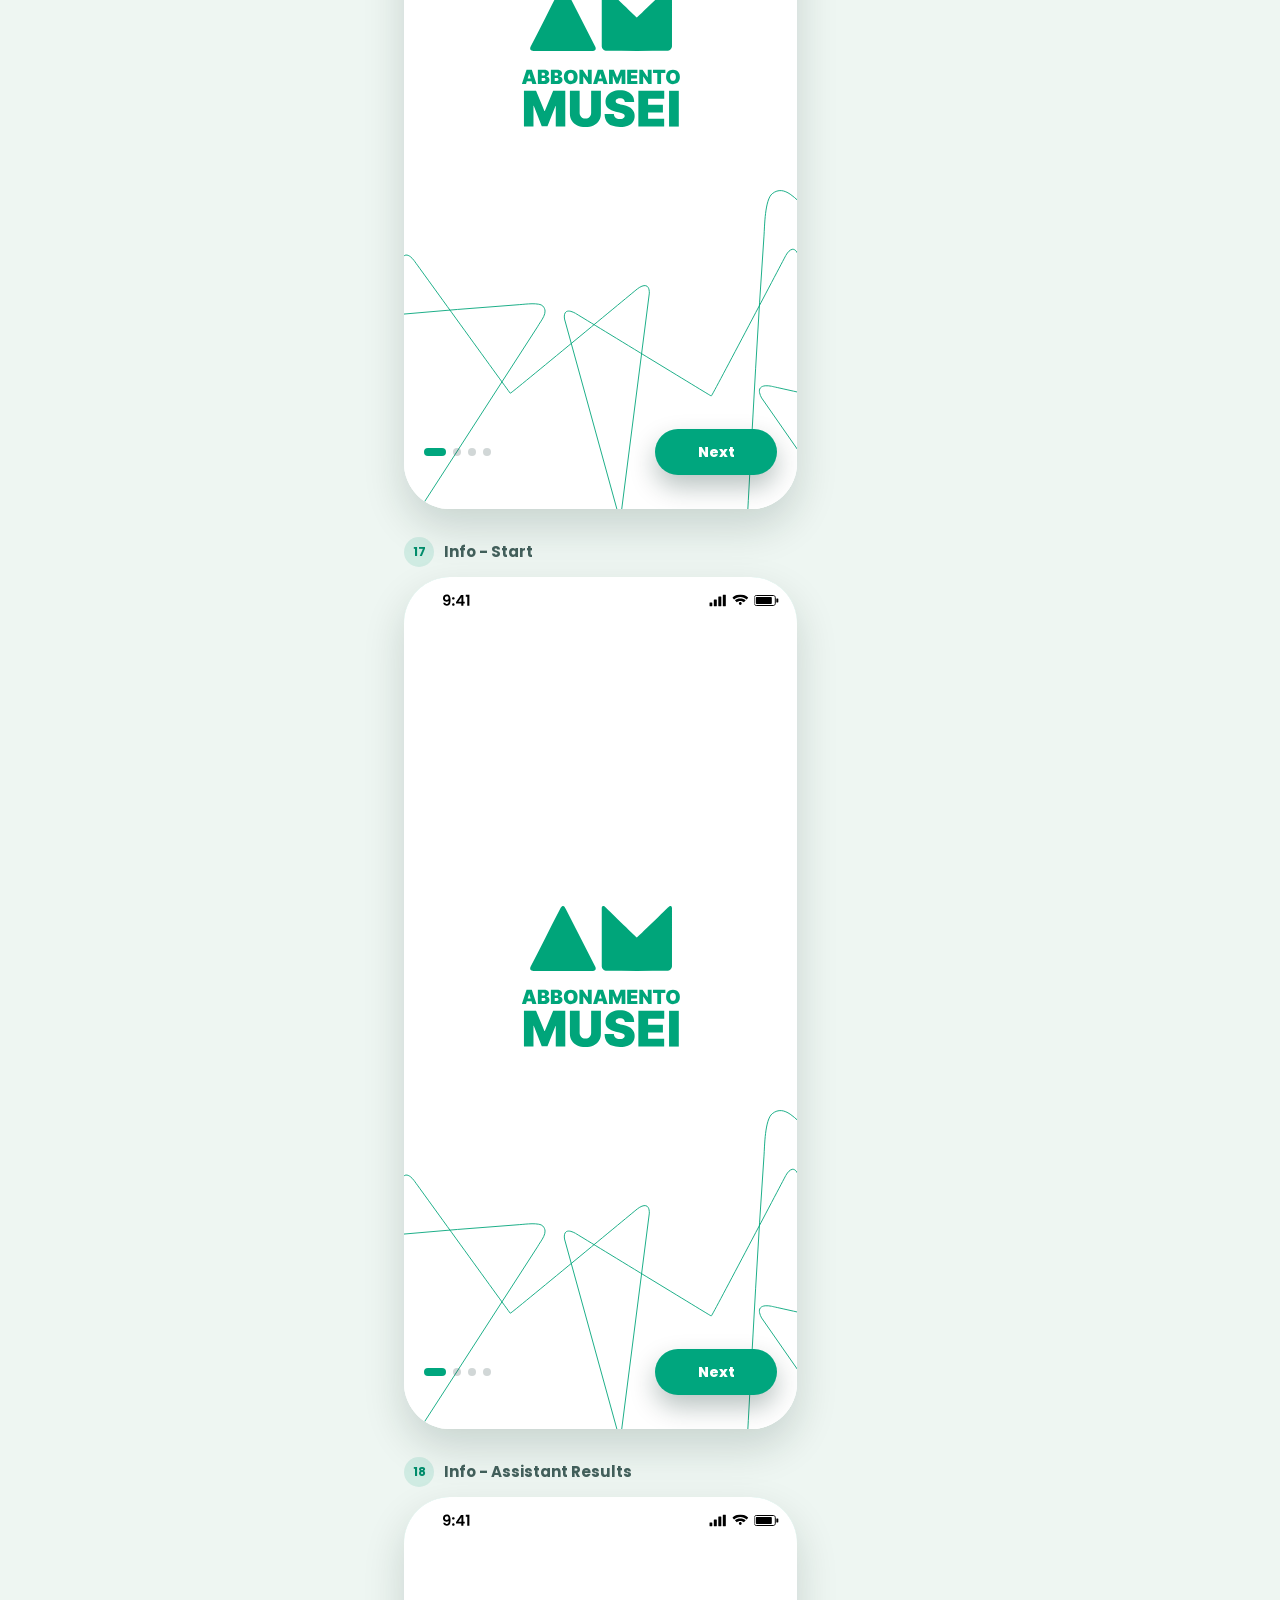
<file: p3.html>
<!DOCTYPE html>
<html lang="en">
<head>
  <meta charset="UTF-8" />
  <meta name="viewport" content="width=device-width, initial-scale=1.0" />
  <title>P3 - Light Mode UI Overview</title>
  <link rel="preconnect" href="https://fonts.googleapis.com" />
  <link rel="preconnect" href="https://fonts.gstatic.com" crossorigin />
  <link href="https://fonts.googleapis.com/css2?family=Poppins:wght@400;500;600;700;800&display=swap" rel="stylesheet" />
  <link rel="stylesheet" href="page-switcher.css?v=20260618-switcher" />
  <style>
    * { box-sizing: border-box; }
    body {
      margin: 0;
      min-height: 100vh;
      background: #eef6f2;
      color: #002621;
      font-family: 'Poppins', -apple-system, BlinkMacSystemFont, sans-serif;
    }
    .showcase-page {
      width: min(100%, 520px);
      margin: 0 auto;
      padding: 28px 24px 56px;
    }
    .showcase-header {
      margin-bottom: 26px;
    }
    .showcase-kicker {
      margin: 0 0 6px;
      color: rgba(0,38,33,0.56);
      font-size: 13px;
      font-weight: 600;
      letter-spacing: 0.08em;
      text-transform: uppercase;
    }
    h1 {
      margin: 0;
      font-family: 'Times New Roman', Times, serif;
      font-size: 34px;
      line-height: 1.05;
      color: #00a67e;
    }
    .showcase-meta {
      margin: 10px 0 0;
      color: rgba(0,38,33,0.62);
      font-size: 14px;
    }
    .showcase-list {
      display: grid;
      grid-template-columns: 1fr;
      gap: 28px;
    }
    .showcase-item {
      display: grid;
      gap: 10px;
    }
    .showcase-item-header {
      display: flex;
      align-items: center;
      gap: 10px;
      color: rgba(0,38,33,0.72);
    }
    .showcase-item-header span {
      width: 30px;
      height: 30px;
      border-radius: 999px;
      display: grid;
      place-items: center;
      background: rgba(0,166,126,0.13);
      color: #008c6b;
      font-size: 12px;
      font-weight: 700;
    }
    .showcase-item-header h2 {
      margin: 0;
      font-size: 15px;
      font-weight: 700;
    }
    iframe {
      width: 393px;
      height: 852px;
      border: 0;
      border-radius: 46px;
      overflow: hidden;
      background: #f7faf8;
      box-shadow: 0 18px 42px rgba(0,38,33,0.16);
    }
  </style>
</head>
<body class="has-page-switcher" data-theme="light">
  <nav class="page-switcher page-switcher--light" aria-label="Page switcher">
    <a href="index.html?v=english-showcase-nav">Prototype</a>
    <a href="p2.html?v=split-states">P2 Dark</a>
    <a class="is-active" href="p3.html?v=split-states">P3 Light</a>
  </nav>
  <main class="showcase-page">
    <header class="showcase-header">
      <p class="showcase-kicker">P3 / <span id="showcaseTheme">Light Mode</span></p>
      <h1>UI Overview</h1>
      <p class="showcase-meta" id="showcaseCount"></p>
    </header>
    <section class="showcase-list" id="showcaseList"></section>
  </main>
  <script src="showcase.js?v=20260621-qr-wallet-page"></script>
</body>
</html>
</file>
<file: styles.css>
﻿*, *::before, *::after { box-sizing: border-box; margin: 0; padding: 0; }

[hidden] { display: none !important; }

:root {
  /* Abbonamento Musei palette — accessibility-tested */
  --green-dark: #002621;
  --green-primary: #00A67E;
  --green-primary-hover: #008c6b;
  --green-primary-soft: #00A67E22;
  --green-light: #e8f5f0;
  --green-muted: #4a7a72;

  --bg: var(--green-dark);
  --bg-elevated: #003530;
  --surface: #ffffff;
  --surface-muted: var(--green-light);
  --text: #ffffff;
  --text-dark: var(--green-dark);
  --text-muted: var(--green-muted);
  --accent: var(--green-primary);
  --accent-hover: var(--green-primary-hover);
  --border: rgba(255,255,255,0.12);
  --border-green: rgba(0,166,126,0.35);
  --radius: 16px;
  --radius-sm: 12px;
  --radius-pill: 999px;
  --shadow: 0 4px 20px rgba(0,38,33,0.18);
  --font: 'Poppins', -apple-system, BlinkMacSystemFont, sans-serif;
  --title-font: var(--font);
  --iphone-width: 393px;
  --iphone-height: 852px;
  --ios-margin: 20px;
  --ios-status-height: 54px;
  --ios-nav-height: 48px;
  --ios-tab-height: 56px;
  --ios-home-indicator-height: 34px;
  --ios-bottom-safe: calc(var(--ios-tab-height) + var(--ios-home-indicator-height));
}

.phone[data-theme="light"] {
  --bg: #f7faf8;
  --bg-elevated: rgba(255,255,255,0.92);
  --surface: #ffffff;
  --surface-muted: #edf6f2;
  --text: #002621;
  --text-dark: #002621;
  --text-muted: #5a756f;
  --border: rgba(0,38,33,0.1);
  --border-green: rgba(0,166,126,0.26);
  --green-primary-soft: rgba(0,166,126,0.12);
  box-shadow: 0 24px 64px rgba(0,38,33,0.2);
}

.phone[data-theme="light"]:not(.pass-ad-active) {
  background-color: #FFFFFF;
  background-image: linear-gradient(180deg, rgba(0, 166, 126, 0.3) 0%, rgba(255, 255, 255, 0) 100%);
}

.phone[data-theme="light"] .logo {
  filter: brightness(0) saturate(100%);
  mix-blend-mode: normal;
}

.phone[data-theme="light"] .bottom-nav-items {
  background: transparent;
  border-color: transparent;
  box-shadow: none;
}

.phone[data-theme="light"] .bottom-nav-glass::before {
  background: #ffffff;
  border-color: rgba(0,38,33,0.08);
  box-shadow:
    0 10px 24px rgba(0,38,33,0.14),
    inset 0 1px 0 rgba(255,255,255,0.9);
}

.phone[data-theme="light"] .nav-item {
  color: rgba(0,38,33,0.48);
}

.phone[data-theme="light"] .nav-item.active {
  color: var(--green-primary);
}

.phone[data-theme="light"] .nav-item-icon {
  filter: brightness(0) saturate(100%);
  opacity: 0.5;
}

.phone[data-theme="light"] .nav-item.active .nav-item-icon {
  filter: brightness(0) saturate(100%) invert(45%) sepia(94%) saturate(735%) hue-rotate(126deg) brightness(91%) contrast(101%);
  opacity: 1;
}

.phone[data-theme="light"] .nav-fab-icon {
  filter: brightness(0) saturate(100%) invert(83%) sepia(18%) saturate(653%) hue-rotate(98deg) brightness(102%) contrast(91%);
}

.phone[data-theme="light"] .pass-greeting-sub,
.phone[data-theme="light"] .pass-qr-meta,
.phone[data-theme="light"] .pass-fav-sub,
.phone[data-theme="light"] .cart-item-meta,
.phone[data-theme="light"] .section-subtitle,
.phone[data-theme="light"] .home-chip,
.phone[data-theme="light"] .home-feed-empty,
.phone[data-theme="light"] .interests-empty,
.phone[data-theme="light"] .explore-tabs button,
.phone[data-theme="light"] .explore-item-meta,
.phone[data-theme="light"] .explore-item-distance,
.phone[data-theme="light"] .explore-item-status,
.phone[data-theme="light"] .detail-related-more,
.phone[data-theme="light"] .explore-empty,
.phone[data-theme="light"] .map-sheet-count,
.phone[data-theme="light"] .profile-version {
  color: rgba(0,38,33,0.62);
}

.phone[data-theme="light"] .pass-qr-chevron,
.phone[data-theme="light"] .pass-fav-icon,
.phone[data-theme="light"] .pass-fav-heart,
.phone[data-theme="light"] .interests-tag-remove {
  color: rgba(0,38,33,0.45);
}

.phone[data-theme="light"] .pass-fav-card,
.phone[data-theme="light"] .pass-qr-btn,
.phone[data-theme="light"] .home-chip,
.phone[data-theme="light"] .explore-tabs,
.phone[data-theme="light"] .explore-card,
.phone[data-theme="light"] .map-sheet,
.phone[data-theme="light"] .profile-setting-row {
  border-color: rgba(0,38,33,0.1);
}

.phone[data-theme="light"] .home-chip,
.phone[data-theme="light"] .interests-pick-tag,
.phone[data-theme="light"] .interests-your-tag,
.phone[data-theme="light"] .explore-chip {
  background: rgba(255,255,255,0.78);
}

.phone[data-theme="light"] .home-chip.active,
.phone[data-theme="light"] .interests-pick-tag.selected,
.phone[data-theme="light"] .explore-chip.active {
  background: var(--green-primary);
  color: var(--text-dark);
}

.phone[data-theme="light"] .explore-chip {
  border-color: rgba(0,38,33,0.12);
  color: rgba(0,38,33,0.72);
}

.phone[data-theme="light"] .explore-chip.active {
  border-color: var(--green-primary);
}

.phone[data-theme="light"] .pass-fav-badge--ended {
  background: rgba(0,38,33,0.08);
  color: rgba(0,38,33,0.48);
}

.phone[data-theme="light"] .home-feed-card-title,
.phone[data-theme="light"] .home-feed-card-summary,
.phone[data-theme="light"] .home-feed-card-date {
  color: var(--text-dark);
}

.phone[data-theme="light"] .home-feed-card--has-image .home-feed-card-date,
.phone[data-theme="light"] .home-feed-card--has-image .home-feed-card-badge {
  color: #fff;
}

.phone[data-theme="light"] .page-subtitle,
.phone[data-theme="light"] .pass-qr-btn-text span,
.phone[data-theme="light"] .pass-info-text p,
.phone[data-theme="light"] .field-label,
.phone[data-theme="light"] .pass-holder-summary,
.phone[data-theme="light"] .pass-holder-header .chevron,
.phone[data-theme="light"] .cart-item-sub,
.phone[data-theme="light"] .cart-empty,
.phone[data-theme="light"] .explore-sort label,
.phone[data-theme="light"] .view-toggle-btn,
.phone[data-theme="light"] .interests-empty,
.phone[data-theme="light"] .home-feed-card-summary,
.phone[data-theme="light"] .home-feed-card-date,
.phone[data-theme="light"] .home-feed-card-meta,
.phone[data-theme="light"] .profile-card-sub,
.phone[data-theme="light"] .profile-setting-meta,
.phone[data-theme="light"] .info-suggestion,
.phone[data-theme="light"] .chat-message,
.phone[data-theme="light"] .assistant-card-meta {
  color: rgba(0,38,33,0.64);
}

.phone[data-theme="light"] .pass-qr-btn-text strong,
.phone[data-theme="light"] .pass-info-text strong,
.phone[data-theme="light"] .pass-holder-header,
.phone[data-theme="light"] .cart-item-title,
.phone[data-theme="light"] .cart-total,
.phone[data-theme="light"] .explore-count,
.phone[data-theme="light"] .explore-sort select,
.phone[data-theme="light"] .home-feed-card-title,
.phone[data-theme="light"] .interests-section-title,
.phone[data-theme="light"] .profile-card-name,
.phone[data-theme="light"] .profile-setting-title,
.phone[data-theme="light"] .info-hero-title,
.phone[data-theme="light"] .assistant-card-title {
  color: var(--text-dark);
}

.phone[data-theme="light"] .pass-holder,
.phone[data-theme="light"] .pass-info-banner,
.phone[data-theme="light"] .explore-sort select,
.phone[data-theme="light"] .explore-view-toggle,
.phone[data-theme="light"] .cart-delete {
  background: rgba(255,255,255,0.9);
}

.phone[data-theme="light"] .home-feed-card:not(.home-feed-card--has-image) .home-feed-card-badge {
  background: rgba(0,166,126,0.12);
  color: var(--green-primary);
}

.phone[data-theme="light"] .pass-qr-content {
  background: linear-gradient(180deg, rgba(0,166,126,0.16) 0%, #fff 42%);
  color: var(--text-dark);
}

.phone[data-theme="light"] .wallet-progress {
  color: rgba(0,38,33,0.62);
}

html, body {
  height: 100%;
  background: #001a17;
  font-family: var(--font);
  -webkit-font-smoothing: antialiased;
}

body {
  display: flex;
  align-items: flex-start;
  justify-content: center;
  min-height: 100vh;
  padding: 24px 16px;
}

button,
input,
select,
textarea {
  font-family: var(--font);
}

.device-frame {
  display: flex;
  justify-content: center;
  width: 100%;
}

.phone {
  width: var(--iphone-width);
  height: var(--iphone-height);
  max-width: calc(100vw - 32px);
  aspect-ratio: 393 / 852;
  background: var(--bg);
  border-radius: 46px;
  overflow: hidden;
  display: flex;
  flex-direction: column;
  position: relative;
  box-shadow: 0 24px 64px rgba(0,38,33,0.45);
}

.onboarding-overlay {
  position: absolute;
  inset: 0;
  z-index: 300;
  display: none;
  background: transparent;
  overflow: hidden;
  border-radius: inherit;
}

.onboarding-overlay.active {
  display: block;
}

.onboarding-track {
  position: relative;
  left: 0;
  height: 100%;
  display: flex;
  transition: left 0.3s ease;
  touch-action: pan-y;
}

.onboarding-slide {
  position: relative;
  flex: 0 0 100%;
  width: 100%;
  height: 100%;
  background: transparent;
  display: flex;
  align-items: stretch;
  justify-content: center;
}

.onboarding-ad {
  display: block;
  background-position: center;
  background-size: cover;
  background-repeat: no-repeat;
  color: #fff;
}

.onboarding-ad::after {
  content: "";
  position: absolute;
  inset: 0;
  background: linear-gradient(180deg, rgba(0,38,33,0.12) 0%, rgba(0,38,33,0.08) 35%, rgba(0,38,33,0.72) 100%);
  pointer-events: none;
}

.onboarding-ad--one {
  background-image: url("Assets/onboarding-ad-1.png");
  background-position: center;
}

.onboarding-ad--two {
  background-image: url("Assets/onboarding-ad-2.jpg");
  background-position: 48% center;
}

.onboarding-ad--three {
  background-image: url("Assets/onboarding-ad-3.jpg");
  background-position: center;
}

.onboarding-slide img {
  width: 100%;
  height: 100%;
  object-fit: cover;
  display: block;
  pointer-events: none;
  user-select: none;
}

.onboarding-ad-img {
  transform: scale(1.12);
  transform-origin: center center;
}

.onboarding-slide--opening img {
  object-fit: cover;
  padding: 0;
}

.onboarding-status {
  position: absolute;
  top: 0;
  left: 0;
  right: 0;
  height: var(--ios-status-height);
  padding: 15px 28px 0;
  display: flex;
  align-items: center;
  justify-content: space-between;
  z-index: 2;
  color: #fff;
  font-size: 15px;
  font-weight: 700;
  text-shadow: 0 1px 8px rgba(0, 38, 33, 0.35);
}

.onboarding-status-icons {
  display: flex;
  align-items: center;
  gap: 5px;
}

.onboarding-copy {
  position: absolute;
  left: 24px;
  right: 24px;
  bottom: 126px;
  z-index: 2;
  text-shadow: 0 2px 18px rgba(0, 38, 33, 0.42);
}

.onboarding-kicker {
  display: inline-flex;
  align-items: center;
  height: 28px;
  padding: 0 12px;
  border-radius: var(--radius-pill);
  background: rgba(255,255,255,0.22);
  backdrop-filter: blur(12px);
  font-size: 12px;
  font-weight: 700;
  margin-bottom: 12px;
}

.onboarding-copy h1 {
  font-size: 34px;
  line-height: 1.05;
  letter-spacing: -0.7px;
  margin-bottom: 12px;
}

.onboarding-copy p:last-child {
  max-width: 310px;
  font-size: 15px;
  line-height: 1.35;
  font-weight: 500;
  opacity: 0.94;
}

.onboarding-controls {
  position: absolute;
  left: 20px;
  right: 20px;
  bottom: 34px;
  display: flex;
  align-items: center;
  justify-content: space-between;
  gap: 16px;
  z-index: 2;
}

.onboarding-dots {
  display: flex;
  align-items: center;
  gap: 7px;
}

.onboarding-dot {
  width: 8px;
  height: 8px;
  border: none;
  border-radius: 999px;
  background: rgba(0, 38, 33, 0.18);
  padding: 0;
}

.onboarding-dot.active {
  width: 22px;
  background: var(--green-primary);
}

.onboarding-next {
  min-width: 122px;
  height: 46px;
  padding: 0 18px;
  border: none;
  border-radius: var(--radius-pill);
  background: var(--green-primary);
  color: #fff;
  font-family: var(--font);
  font-size: 14px;
  font-weight: 800;
  box-shadow: 0 12px 26px rgba(0, 38, 33, 0.28);
  cursor: pointer;
}

.phone.onboarding-active .status-bar,
.phone.onboarding-active .app-header,
.phone.onboarding-active .screens,
.phone.onboarding-active .bottom-nav {
  visibility: hidden;
}

/* Status Bar */
.status-bar {
  display: flex;
  justify-content: space-between;
  align-items: center;
  height: var(--ios-status-height);
  padding: 15px 28px 0;
  color: var(--text);
  font-size: 15px;
  font-weight: 600;
  flex-shrink: 0;
  position: relative;
  z-index: 90;
  background: rgba(0, 26, 23, 0.34);
}

.phone[data-theme="light"] .status-bar {
  background: rgba(220, 236, 229, 0.82);
}

.dynamic-island {
  position: absolute;
  top: 11px;
  left: 50%;
  width: 126px;
  height: 37px;
  transform: translateX(-50%);
  border-radius: 22px;
  background: #050505;
  box-shadow:
    inset 0 0 0 1px rgba(255,255,255,0.03),
    0 1px 3px rgba(0,0,0,0.45);
  pointer-events: none;
}

.status-time,
.status-icons {
  position: relative;
  z-index: 1;
}

.status-icons {
  display: flex;
  align-items: center;
  gap: 6px;
  color: var(--text);
}

/* Header */
.app-header {
  display: flex;
  align-items: center;
  justify-content: flex-start;
  height: var(--ios-nav-height);
  padding: 8px var(--ios-margin) 0;
  position: relative;
  background: rgba(0, 26, 23, 0.34);
  border-bottom: 1px solid rgba(255,255,255,0.1);
  flex-shrink: 0;
}

.phone[data-theme="light"] .app-header {
  background: rgba(220, 236, 229, 0.82);
  border-bottom-color: rgba(0,38,33,0.1);
}

.phone[data-theme="light"]:not(.pass-ad-active) .status-bar,
.phone[data-theme="light"]:not(.pass-ad-active) .app-header {
  background: transparent;
}

.phone[data-theme="light"]:not(.pass-ad-active) .app-header {
  border-bottom-color: transparent;
}

.logo {
  height: 22px;
  width: auto;
  display: block;
  object-fit: contain;
  mix-blend-mode: screen;
  align-self: flex-start;
}

/* Screens */
.screens {
  flex: 1;
  overflow: hidden;
  position: relative;
  z-index: 1;
}

.screen {
  position: absolute;
  inset: 0;
  display: none;
  flex-direction: column;
  animation: fadeIn 0.25s ease;
}

.screen.active { display: flex; }

.phone[data-theme="light"]:not(.pass-ad-active) #screen-home,
.phone[data-theme="light"]:not(.pass-ad-active) #screen-explore,
.phone[data-theme="light"]:not(.pass-ad-active) #screen-prizes,
.phone[data-theme="light"]:not(.pass-ad-active) #screen-profile {
  background: transparent;
  overflow: hidden;
}

.phone[data-theme="light"]:not(.pass-ad-active) #screen-home::before,
.phone[data-theme="light"]:not(.pass-ad-active) #screen-explore::before,
.phone[data-theme="light"]:not(.pass-ad-active) #screen-prizes::before,
.phone[data-theme="light"]:not(.pass-ad-active) #screen-profile::before {
  content: "";
  position: absolute;
  inset: 0 0 auto;
  height: 230px;
  z-index: 0;
  pointer-events: none;
  background: none;
}

.phone[data-theme="light"]:not(.pass-ad-active) #screen-home .screen-content,
.phone[data-theme="light"]:not(.pass-ad-active) #screen-explore .screen-content,
.phone[data-theme="light"]:not(.pass-ad-active) #screen-prizes .screen-content,
.phone[data-theme="light"]:not(.pass-ad-active) #screen-profile .screen-content {
  position: relative;
  z-index: 1;
  background: transparent;
}

@keyframes fadeIn {
  from { opacity: 0; transform: translateY(8px); }
  to { opacity: 1; transform: translateY(0); }
}

.screen-content {
  flex: 1;
  min-height: 0;
  padding: 16px var(--ios-margin) 24px;
  display: flex;
  flex-direction: column;
}

#screen-choose .screen-content {
  overflow-y: auto;
  scrollbar-width: none;
  -webkit-overflow-scrolling: touch;
  padding-bottom: 24px;
}

#screen-choose .screen-content::-webkit-scrollbar {
  display: none;
}

#screen-choose .page-desc {
  margin-bottom: 20px;
}

#screen-selection .screen-content {
  padding-bottom: 24px;
}

.screen-content.scrollable {
  overflow-y: auto;
  -webkit-overflow-scrolling: touch;
  padding-bottom: calc(var(--ios-bottom-safe) + 18px);
}

/* Typography */
.page-title {
  font-family: var(--title-font);
  font-size: 28px;
  font-weight: 700;
  color: var(--text);
  margin-bottom: 12px;
  letter-spacing: -0.5px;
}

.page-title.center { text-align: center; }

h1,
h2,
h3,
.page-title,
.pass-greeting,
.digital-pass-title,
.digital-pass-region,
.pass-fav-title,
.cart-item-title,
.explore-item-title,
.home-title,
.home-feed-card-title,
.interests-section-title,
.prizes-title,
.prize-card-title,
.detail-title,
.detail-related-title,
.detail-related-card-title,
.filter-section-title,
.sheet-title,
.profile-title,
.profile-setting-text strong {
  font-family: var(--title-font);
}

.page-desc {
  font-size: 14px;
  line-height: 1.6;
  color: rgba(255,255,255,0.82);
  margin-bottom: 32px;
  max-width: 320px;
}

.page-desc.center { text-align: center; max-width: 280px; margin-left: auto; margin-right: auto; }

/* Back Button */
.back-btn {
  background: none;
  border: none;
  color: var(--text);
  cursor: pointer;
  padding: 4px 0 16px;
  align-self: flex-start;
  display: flex;
  align-items: center;
}

/* Pass Home */
.pass-home {
  position: relative;
  overflow-x: hidden;
  padding-bottom: calc(var(--ios-bottom-safe) + 18px);
  scrollbar-width: none;
  -ms-overflow-style: none;
}

.pass-home::-webkit-scrollbar { display: none; }

.pass-guest-search {
  display: none;
}

.pass-home > :not(.pass-bg-decor) {
  position: relative;
  z-index: 1;
}

.pass-greeting-row {
  display: flex;
  align-items: center;
  justify-content: space-between;
  gap: 12px;
  margin-bottom: 4px;
}

.pass-toolbar {
  display: flex;
  justify-content: flex-end;
  flex-shrink: 0;
}

.pass-notify-btn {
  position: relative;
  width: 40px;
  height: 40px;
  border: none;
  background: var(--bg-elevated);
  border: 1px solid var(--border-green);
  border-radius: 50%;
  color: var(--text);
  cursor: pointer;
  display: flex;
  align-items: center;
  justify-content: center;
}

.pass-notify-dot {
  position: absolute;
  top: 8px;
  right: 9px;
  width: 8px;
  height: 8px;
  border-radius: 50%;
  background: var(--green-primary);
  border: 1.5px solid var(--bg);
}

.pass-bg-decor {
  position: absolute;
  inset: 0;
  pointer-events: none;
  z-index: 0;
}

.pass-decor-circle {
  position: absolute;
  border-radius: 50%;
  border: 1px solid rgba(0, 166, 126, 0.18);
}

.pass-decor-circle--1 {
  width: 140px;
  height: 140px;
  top: 12%;
  right: -40px;
}

.pass-decor-circle--2 {
  width: 72px;
  height: 72px;
  bottom: 22%;
  left: -18px;
  border-color: rgba(0, 166, 126, 0.12);
}

.pass-decor-square {
  position: absolute;
  width: 56px;
  height: 56px;
  border: 1px solid rgba(0, 166, 126, 0.14);
  border-radius: 10px;
  top: 38%;
  left: 16px;
  transform: rotate(12deg);
}

.pass-decor-ring {
  position: absolute;
  width: 100px;
  height: 100px;
  border: 1px solid rgba(0, 166, 126, 0.1);
  border-radius: 50%;
  bottom: 14%;
  right: 24px;
}

.pass-decor-ring::after {
  content: '';
  position: absolute;
  inset: 14px;
  border: 1px solid rgba(0, 166, 126, 0.08);
  border-radius: 50%;
}

.pass-greeting {
  font-family: var(--title-font);
  font-size: 32px;
  font-weight: 700;
  color: var(--text);
  letter-spacing: -0.5px;
  margin-bottom: 0;
  min-width: 0;
}

.pass-greeting-sub {
  font-size: 13px;
  color: rgba(255,255,255,0.55);
  margin-bottom: 12px;
}

.pass-status {
  display: flex;
  align-items: center;
  gap: 8px;
  font-size: 12px;
  color: var(--green-primary);
  margin-bottom: 20px;
}

.pass-status[hidden] { display: none !important; }

.pass-status strong { font-weight: 600; }

.pass-carousel-outer {
  flex-shrink: 0;
  display: flex;
  align-items: center;
  margin: 0 -24px;
  padding: 0 4px;
}

.pass-carousel {
  display: flex;
  gap: 10px;
  overflow-x: auto;
  scroll-snap-type: x mandatory;
  -webkit-overflow-scrolling: touch;
  scrollbar-width: none;
  padding: 8px 0;
  width: 100%;
}

.pass-carousel::-webkit-scrollbar { display: none; }

.pass-carousel.is-centered {
  justify-content: center;
  overflow-x: hidden;
  padding-left: var(--ios-margin);
  padding-right: var(--ios-margin);
}

.wallet-slide {
  flex: 0 0 94%;
  max-width: none;
  scroll-snap-align: center;
  scroll-snap-stop: always;
}

.pass-carousel.is-centered .wallet-slide {
  flex: 0 0 94%;
}

/* Digital Pass Card */
.digital-pass {
  background: var(--surface);
  border-radius: 16px;
  padding: 14px 18px;
  color: var(--text-dark);
  aspect-ratio: 2.15 / 1;
  display: flex;
  flex-direction: column;
  gap: 8px;
  border: 1px solid var(--green-light);
}

.digital-pass-top {
  display: flex;
  justify-content: space-between;
  align-items: flex-start;
  gap: 10px;
}

.digital-pass-info { flex: 1; min-width: 0; }

.digital-pass-title {
  font-family: var(--title-font);
  font-size: 11px;
  font-weight: 700;
  letter-spacing: 0.8px;
  text-transform: uppercase;
  color: var(--green-muted);
  margin-bottom: 2px;
}

.digital-pass-region {
  font-family: var(--title-font);
  font-size: 15px;
  font-weight: 700;
  line-height: 1.3;
  color: var(--text-dark);
}

.digital-pass-holder {
  font-size: 11px;
  color: var(--green-muted);
  margin-top: 6px;
}

.digital-pass-qr {
  width: 48px;
  height: 48px;
  flex-shrink: 0;
  background: var(--green-light);
  border-radius: 8px;
  padding: 6px;
  display: grid;
  grid-template-columns: repeat(5, 1fr);
  grid-template-rows: repeat(5, 1fr);
  gap: 2px;
}

.digital-pass-qr span {
  background: var(--text-dark);
  border-radius: 1px;
}

.digital-pass-qr span.accent { background: var(--green-primary); }

.digital-pass-meta {
  display: flex;
  align-items: flex-end;
  gap: 16px;
  padding-top: 6px;
  margin-top: auto;
  border-top: 1px solid var(--green-light);
}

.digital-pass-meta div {
  display: flex;
  flex-direction: column;
  gap: 2px;
}

.digital-pass-meta span {
  font-size: 10px;
  text-transform: uppercase;
  letter-spacing: 0.5px;
  color: var(--green-muted);
}

.digital-pass-meta strong {
  font-size: 12px;
  font-weight: 600;
  color: var(--text-dark);
}

.digital-pass-logo {
  height: 20px;
  width: auto;
  margin-left: auto;
  opacity: 0.7;
  filter: brightness(0) saturate(100%);
  flex-shrink: 0;
}

/* Add Pass Slide */
.add-pass-slide {
  background: none;
  border: none;
  padding: 0;
  cursor: pointer;
  font-family: var(--font);
}

.add-pass-card {
  aspect-ratio: 2.15 / 1;
  border-radius: 16px;
  border: 2px dashed var(--border-green);
  background: var(--bg-elevated);
  display: flex;
  flex-direction: column;
  align-items: center;
  justify-content: center;
  gap: 12px;
  transition: border-color 0.15s, background 0.15s;
  height: 100%;
}

.add-pass-slide:hover .add-pass-card,
.add-pass-slide:active .add-pass-card {
  border-color: var(--green-primary);
  background: var(--green-primary-soft);
}

.add-pass-icon {
  width: 52px;
  height: 52px;
  border-radius: 50%;
  background: var(--green-light);
  display: flex;
  align-items: center;
  justify-content: center;
  color: var(--green-primary);
}

.add-pass-card span {
  font-size: 14px;
  font-weight: 600;
  color: rgba(255,255,255,0.75);
}

.phone.pass-empty-state .pass-carousel-outer {
  margin-top: 18px;
}

.phone.pass-empty-state .pass-carousel {
  justify-content: center;
}

.phone.pass-empty-state .add-pass-slide {
  width: 100%;
  max-width: 320px;
}

.phone.pass-empty-state .add-pass-card {
  min-height: 150px;
  border: 2px dashed rgba(0, 166, 126, 0.55);
  background: rgba(255,255,255,0.5);
  box-shadow: none;
}

.phone.pass-empty-state .add-pass-icon {
  width: 58px;
  height: 58px;
  background: rgba(0, 166, 126, 0.12);
}

.phone.pass-empty-state .add-pass-card span {
  color: var(--text-dark);
}

/* Light guest pass landing */
.phone[data-theme="light"].pass-empty-state.pass-ad-active {
  --text: #fff;
  background:
    linear-gradient(180deg, rgba(25, 78, 109, 0.48) 0%, rgba(255,255,255,0.2) 58%, rgba(255,255,255,0.35) 100%),
    url("Assets/pass-light-bg.png") center / cover no-repeat;
}

.phone[data-theme="light"].pass-empty-state.pass-ad-active .status-bar,
.phone[data-theme="light"].pass-empty-state.pass-ad-active .app-header {
  background: transparent;
  border-bottom-color: rgba(255,255,255,0.72);
  color: #fff;
}

.phone[data-theme="light"].pass-empty-state.pass-ad-active .app-header {
  justify-content: flex-start;
  padding: 8px var(--ios-margin) 0;
}

.phone[data-theme="light"].pass-empty-state.pass-ad-active .app-header::after {
  content: "";
  position: absolute;
  right: var(--ios-margin);
  top: 11px;
  width: 31px;
  height: 23px;
  border-top: 4px solid #fff;
  border-bottom: 4px solid #fff;
  filter: drop-shadow(0 1px 2px rgba(0,0,0,0.16));
}

.phone[data-theme="light"].pass-empty-state.pass-ad-active .app-header::before {
  content: "";
  position: absolute;
  right: var(--ios-margin);
  top: 20px;
  width: 31px;
  height: 4px;
  border-radius: 999px;
  background: #fff;
  filter: drop-shadow(0 1px 2px rgba(0,0,0,0.16));
}

.phone[data-theme="light"].pass-empty-state.pass-ad-active .logo {
  height: 22px;
  filter: brightness(0) saturate(100%);
  mix-blend-mode: normal;
}

.phone[data-theme="light"].pass-empty-state.pass-ad-active .screens,
.phone[data-theme="light"].pass-empty-state.pass-ad-active #screen-pass,
.phone[data-theme="light"].pass-empty-state.pass-ad-active .pass-home {
  background: transparent;
}

.phone[data-theme="light"].pass-empty-state.pass-ad-active .pass-home {
  padding-top: 198px;
  padding-bottom: calc(var(--ios-bottom-safe) + 12px);
  overflow: hidden;
}

.phone[data-theme="light"].pass-empty-state.pass-ad-active .pass-bg-decor,
.phone[data-theme="light"].pass-empty-state.pass-ad-active .pass-toolbar,
.phone[data-theme="light"].pass-empty-state.pass-ad-active .pass-fav-section {
  display: none;
}

.phone[data-theme="light"].pass-empty-state.pass-ad-active .pass-guest-search {
  display: none;
}

.phone[data-theme="light"].pass-empty-state.pass-ad-active .pass-guest-search svg {
  width: 22px;
  height: 22px;
}

.phone[data-theme="light"].pass-empty-state.pass-ad-active .pass-greeting-row {
  display: block;
  margin-bottom: 18px;
}

.phone[data-theme="light"].pass-empty-state.pass-ad-active .pass-greeting {
  max-width: 330px;
  color: #fff;
  font-family: var(--font);
  font-size: 38px;
  line-height: 1.08;
  font-weight: 800;
  letter-spacing: -0.6px;
  text-shadow: 0 2px 8px rgba(0,38,33,0.18);
}

.phone[data-theme="light"].pass-empty-state.pass-ad-active .pass-greeting-sub {
  max-width: 330px;
  color: #fff;
  font-size: 17px;
  line-height: 1.24;
  font-weight: 500;
  margin-bottom: 0;
  text-shadow: 0 2px 8px rgba(0,38,33,0.18);
}

.phone[data-theme="light"].pass-empty-state.pass-ad-active .pass-carousel-outer {
  position: absolute;
  left: 0;
  right: 0;
  bottom: 114px;
  margin: 0;
  padding: 0;
  justify-content: center;
  z-index: 2;
}

.phone[data-theme="light"].pass-empty-state.pass-ad-active .pass-carousel {
  justify-content: center;
  padding: 0;
  overflow: visible;
}

.phone[data-theme="light"].pass-empty-state.pass-ad-active .wallet-slide {
  flex: 0 0 auto;
  width: auto;
  max-width: none;
}

.phone[data-theme="light"].pass-empty-state.pass-ad-active .add-pass-slide {
  width: auto;
}

.phone[data-theme="light"].pass-empty-state.pass-ad-active .add-pass-card {
  width: 194px;
  height: 50px;
  min-height: 0;
  aspect-ratio: auto;
  flex-direction: row;
  gap: 12px;
  border: none;
  border-radius: 999px;
  background: var(--green-primary);
  box-shadow: 0 8px 18px rgba(0,38,33,0.22);
}

.phone[data-theme="light"].pass-empty-state.pass-ad-active .add-pass-icon {
  width: 32px;
  height: 32px;
  background: #fff;
  color: var(--green-primary);
}

.phone[data-theme="light"].pass-empty-state.pass-ad-active .add-pass-card span {
  color: #fff;
  font-size: 16px;
  font-weight: 700;
  text-transform: capitalize;
}

.phone[data-theme="light"].pass-empty-state.pass-ad-active .add-pass-icon svg {
  width: 18px;
  height: 18px;
}

.phone[data-theme="light"].pass-empty-state.pass-ad-active .pass-dots {
  position: absolute;
  left: 0;
  right: 0;
  bottom: 88px;
  padding: 0;
  z-index: 2;
}

.phone[data-theme="light"].pass-empty-state.pass-ad-active .pass-dots::before,
.phone[data-theme="light"].pass-empty-state.pass-ad-active .pass-dots::after {
  content: "";
  width: 9px;
  height: 9px;
  border-radius: 50%;
  background: rgba(255,255,255,0.9);
  order: 2;
}

.phone[data-theme="light"].pass-empty-state.pass-ad-active .pass-dots::after {
  order: 3;
}

.phone[data-theme="light"].pass-empty-state.pass-ad-active .pass-dot {
  width: 9px;
  height: 9px;
  border: none;
  background: var(--green-primary);
  order: 1;
}

.phone[data-theme="light"].pass-empty-state.pass-ad-active .bottom-nav-items {
  background: rgba(255,255,255,0.72);
}

.demo-control-panel {
  position: fixed;
  top: 148px;
  left: calc(50% + 230px);
  z-index: 9998;
  width: 144px;
  padding: 12px;
  border: 1px solid rgba(0,166,126,0.2);
  border-radius: 16px;
  background: rgba(0,38,33,0.84);
  box-shadow: 0 16px 34px rgba(0,0,0,0.22);
  backdrop-filter: blur(18px);
  -webkit-backdrop-filter: blur(18px);
}

.demo-control-title {
  margin: 0 0 10px;
  color: rgba(255,255,255,0.68);
  font-size: 12px;
  font-weight: 700;
}

.demo-control-btn {
  width: 100%;
  min-height: 38px;
  margin-top: 8px;
  border: 1px solid rgba(255,255,255,0.12);
  border-radius: 999px;
  background: rgba(255,255,255,0.08);
  color: rgba(255,255,255,0.84);
  font-family: var(--font);
  font-size: 13px;
  font-weight: 600;
  cursor: pointer;
}

.demo-control-btn.is-active {
  background: var(--green-primary);
  border-color: var(--green-primary);
  color: var(--text-dark);
}

body.showcase-frame .demo-control-panel {
  display: none;
}

/* Pagination Dots */
.pass-dots {
  display: flex;
  justify-content: center;
  gap: 8px;
  padding: 16px 0 12px;
  flex-shrink: 0;
}

.pass-dots:empty { display: none; padding: 0; }

/* QR Button */
.pass-qr-btn {
  width: 100%;
  display: flex;
  align-items: center;
  gap: 14px;
  padding: 14px 16px;
  margin-bottom: 28px;
  background: var(--bg-elevated);
  border: 1px solid var(--border-green);
  border-radius: var(--radius);
  cursor: pointer;
  font-family: var(--font);
  text-align: left;
  transition: border-color 0.15s, background 0.15s;
}

.pass-qr-btn[hidden] { display: none !important; }

.pass-qr-btn:hover {
  border-color: var(--green-primary);
  background: var(--green-primary-soft);
}

.pass-qr-btn-icon {
  width: 44px;
  height: 44px;
  border-radius: 12px;
  background: var(--green-primary);
  color: var(--text-dark);
  display: flex;
  align-items: center;
  justify-content: center;
  flex-shrink: 0;
}

.pass-qr-btn-text {
  flex: 1;
  display: flex;
  flex-direction: column;
  gap: 2px;
}

.pass-qr-btn-text strong {
  font-size: 14px;
  font-weight: 700;
  color: var(--text);
}

.pass-qr-btn-text span {
  font-size: 11px;
  color: rgba(255,255,255,0.5);
}

.pass-qr-chevron { color: rgba(255,255,255,0.4); flex-shrink: 0; }

/* QR Card Detail */
.pass-qr-content {
  padding: 76px 20px calc(var(--ios-bottom-safe) + 20px);
  background: var(--bg);
  color: var(--text);
}

.qr-card-viewer {
  width: 100%;
  min-height: 220px;
  margin: 22px 0 18px;
  padding: 0;
  border: 0;
  background: transparent;
  perspective: 1000px;
  cursor: pointer;
  position: relative;
  font-family: var(--font);
}

.qr-card-face {
  width: 100%;
  min-height: 220px;
  border-radius: 24px;
  backface-visibility: hidden;
  -webkit-backface-visibility: hidden;
  transition: transform 0.45s ease;
  box-shadow: 0 18px 34px rgba(0,0,0,0.2);
}

.qr-card-face--front {
  display: grid;
  place-items: center;
  background: transparent;
}

.qr-card-face--front img {
  width: 100%;
  display: block;
  border-radius: 24px;
}

.qr-card-face--back {
  position: absolute;
  inset: 0;
  transform: rotateY(180deg);
  padding: 18px;
  background: var(--surface);
  color: var(--text-dark);
  display: flex;
  flex-direction: column;
  gap: 14px;
}

.qr-card-viewer.is-flipped .qr-card-face--front { transform: rotateY(180deg); }
.qr-card-viewer.is-flipped .qr-card-face--back { transform: rotateY(360deg); }

.qr-back-header {
  display: flex;
  justify-content: space-between;
  gap: 14px;
  align-items: flex-start;
}

.qr-back-header p {
  margin: 0 0 3px;
  color: var(--green-muted);
  font-size: 11px;
  font-weight: 700;
  letter-spacing: 0.7px;
  text-transform: uppercase;
}

.qr-back-header strong {
  color: var(--text-dark);
  font-size: 18px;
  line-height: 1.2;
}

.qr-back-header img {
  width: 42px;
  height: auto;
  filter: brightness(0) saturate(100%);
}

.qr-back-code {
  width: 112px;
  height: 112px;
  margin: 0 auto;
  padding: 12px;
  border-radius: 18px;
  background: var(--green-light);
  display: grid;
  grid-template-columns: repeat(5, 1fr);
  grid-template-rows: repeat(5, 1fr);
  gap: 4px;
}

.qr-back-code span {
  border-radius: 2px;
  background: var(--text-dark);
}

.qr-back-code span.accent { background: var(--green-primary); }

.qr-back-meta {
  display: grid;
  grid-template-columns: repeat(3, minmax(0, 1fr));
  gap: 8px;
  padding-top: 12px;
  border-top: 1px solid var(--green-light);
  margin-top: auto;
}

.qr-back-meta span {
  display: block;
  color: var(--green-muted);
  font-size: 9px;
  text-transform: uppercase;
  letter-spacing: 0.4px;
  margin-bottom: 3px;
}

.qr-back-meta strong {
  display: block;
  color: var(--text-dark);
  font-size: 12px;
  line-height: 1.25;
}

.apple-wallet-btn {
  width: 100%;
  min-height: 54px;
  border: 0;
  border-radius: var(--radius-pill);
  background: #000;
  color: #fff;
  display: flex;
  align-items: center;
  justify-content: center;
  gap: 10px;
  font-family: var(--font);
  font-size: 15px;
  font-weight: 700;
  cursor: pointer;
  box-shadow: 0 12px 28px rgba(0,0,0,0.22);
}

.apple-wallet-icon {
  display: inline-flex;
  color: #fff;
}

.wallet-progress {
  min-height: 22px;
  margin-top: 12px;
  color: rgba(255,255,255,0.62);
  font-size: 12px;
  text-align: center;
  line-height: 1.4;
}

/* Favorites */
.pass-fav-section {
  margin-bottom: 24px;
}

.pass-section-header {
  display: flex;
  align-items: center;
  justify-content: space-between;
  margin-bottom: 12px;
  gap: 12px;
}

.pass-section-header h2 {
  font-size: 15px;
  font-weight: 700;
  color: var(--text);
  line-height: 1.3;
}

.pass-see-all {
  background: none;
  border: none;
  color: var(--green-primary);
  font-size: 12px;
  font-weight: 600;
  cursor: pointer;
  font-family: var(--font);
  white-space: nowrap;
  flex-shrink: 0;
}

.pass-fav-list {
  display: flex;
  flex-direction: column;
  gap: 10px;
}

.pass-fav-card {
  display: flex;
  align-items: stretch;
  gap: 12px;
  padding: 12px;
  background: var(--bg-elevated);
  border: 1px solid var(--border-green);
  border-radius: 18px;
  cursor: pointer;
  width: 100%;
  text-align: left;
  font-family: var(--font);
  transition: border-color 0.15s;
  min-height: 100px;
}

.pass-fav-card:hover { border-color: var(--green-primary); }

.pass-fav-thumb {
  width: 78px;
  height: 76px;
  border-radius: 12px;
  flex-shrink: 0;
  display: flex;
  align-items: center;
  justify-content: center;
  color: var(--green-primary);
  overflow: hidden;
  background: var(--green-primary-soft);
}

.pass-fav-img {
  width: 100%;
  height: 100%;
  object-fit: cover;
  display: block;
}

.pass-fav-thumb--teal { background: rgba(0,166,126,0.25); }
.pass-fav-thumb--gold { background: rgba(180,140,60,0.25); }
.pass-fav-thumb--stone { background: rgba(120,120,120,0.2); }
.pass-fav-thumb--place { background: var(--green-light); color: var(--green-primary); }

.pass-fav-body {
  flex: 1;
  min-width: 0;
  display: flex;
  flex-direction: column;
  justify-content: flex-start;
}

.pass-fav-side {
  width: 24px;
  align-self: stretch;
  display: flex;
  flex-direction: column;
  align-items: flex-end;
  justify-content: flex-end;
  padding: 0 0 2px;
  flex-shrink: 0;
}

.pass-fav-topline {
  display: flex;
  align-items: center;
  justify-content: space-between;
  gap: 8px;
  min-height: 22px;
  margin-bottom: 9px;
  width: 100%;
}

.pass-fav-topline--place {
  margin-bottom: 9px;
}

.pass-fav-badge {
  display: inline-block;
  font-size: 10px;
  font-weight: 700;
  letter-spacing: 1px;
  padding: 5px 8px;
  border-radius: 7px;
  margin-bottom: 0;
  line-height: 1;
  white-space: nowrap;
  flex-shrink: 0;
}

.pass-fav-date {
  flex: 1;
  min-width: 0;
  color: var(--text);
  font-size: 11px;
  font-weight: 500;
  line-height: 1;
  text-align: right;
  white-space: nowrap;
  overflow: hidden;
  text-overflow: ellipsis;
}

.pass-fav-badge--ongoing { background: var(--green-primary-soft); color: var(--green-primary); }
.pass-fav-badge--upcoming { background: rgba(220,160,60,0.2); color: #d4a03c; }
.pass-fav-badge--ended { background: rgba(255,255,255,0.08); color: rgba(255,255,255,0.45); }
.pass-fav-badge--place { background: var(--green-primary-soft); color: var(--green-primary); }

.pass-fav-title {
  font-size: 15px;
  font-weight: 700;
  color: var(--text);
  margin-bottom: 4px;
  white-space: nowrap;
  overflow: hidden;
  text-overflow: ellipsis;
}

.pass-fav-sub {
  font-size: 13px;
  color: rgba(255,255,255,0.5);
  line-height: 1.35;
  white-space: nowrap;
  overflow: hidden;
  text-overflow: ellipsis;
}

.pass-fav-note {
  font-size: 10px;
  color: rgba(255,255,255,0.4);
  margin-top: 4px;
}

.pass-fav-icon {
  flex-shrink: 0;
  color: var(--green-primary);
  align-self: flex-end;
  transform: translateY(3px);
}

.pass-fav-heart {
  flex-shrink: 0;
  color: #e85d5d;
  align-self: flex-end;
  width: 22px;
  height: 20px;
  transform: translateY(3px);
}

.pass-dot {
  width: 8px;
  height: 8px;
  border-radius: 50%;
  border: 1.5px solid rgba(255,255,255,0.45);
  background: transparent;
  padding: 0;
  cursor: pointer;
  transition: background 0.2s, border-color 0.2s;
}

.pass-dot.active {
  background: var(--green-primary);
  border-color: var(--green-primary);
}

/* Buy Pass Card */
.buy-pass-card {
  flex: 1;
  max-height: 280px;
  background: var(--surface);
  border: none;
  border-radius: var(--radius);
  cursor: pointer;
  display: flex;
  flex-direction: column;
  align-items: center;
  justify-content: center;
  gap: 16px;
  margin-top: 24px;
  transition: transform 0.15s ease, background 0.15s;
}

.buy-pass-card:active { transform: scale(0.98); }
.buy-pass-card:hover { box-shadow: var(--shadow); }

.buy-pass-icon {
  width: 64px;
  height: 64px;
  border-radius: 50%;
  background: var(--green-light);
  display: flex;
  align-items: center;
  justify-content: center;
  color: var(--green-primary);
}

.buy-pass-card span {
  font-size: 16px;
  font-weight: 600;
  color: var(--text-dark);
}

/* Pass Cards (Choose) */
.pass-cards {
  display: flex;
  flex-direction: column;
  align-items: center;
  gap: 14px;
  flex-shrink: 0;
  width: 100%;
}

.pass-card {
  width: min(100%, 300px);
  background: none;
  border: none;
  border-radius: var(--radius);
  padding: 0;
  cursor: pointer;
  flex-shrink: 0;
  display: flex;
  justify-content: center;
  transition: transform 0.15s ease;
}

.pass-card img {
  width: 100%;
  max-width: 280px;
  height: auto;
  display: block;
  border-radius: 12px;
  border: 2px solid transparent;
  box-sizing: border-box;
  transition: border-color 0.15s ease;
}

.pass-card.selected img {
  border-color: var(--green-primary);
}

.pass-card:disabled,
.pass-card.is-owned {
  opacity: 0.45;
  cursor: not-allowed;
}

.pass-card:active:not(:disabled):not(.is-owned) { transform: scale(0.99); }

.pass-info-banner {
  display: flex;
  align-items: flex-start;
  gap: 14px;
  margin-top: 20px;
  padding: 16px;
  background: var(--bg-elevated);
  border: 1px solid var(--border-green);
  border-radius: var(--radius);
}

.pass-info-icon {
  width: 40px;
  height: 40px;
  border-radius: 50%;
  background: var(--green-primary-soft);
  border: 1px solid var(--border-green);
  color: var(--green-primary);
  display: flex;
  align-items: center;
  justify-content: center;
  flex-shrink: 0;
}

.pass-info-icon svg {
  width: 22px;
  height: 22px;
}

.pass-info-text strong {
  display: block;
  font-size: 14px;
  font-weight: 700;
  color: var(--text);
  margin-bottom: 4px;
}

.pass-info-text p {
  font-size: 12px;
  line-height: 1.55;
  color: rgba(255, 255, 255, 0.72);
}

.pass-details-link {
  appearance: none;
  border: 0;
  background: transparent;
  padding: 0;
  color: var(--green-primary);
  font-family: var(--font);
  font-size: 12px;
  font-weight: 600;
  letter-spacing: 0;
  line-height: 1.55;
  cursor: pointer;
}

.pass-details-link:active {
  transform: translateY(1px);
}

.choose-footer {
  padding-top: 24px;
  margin-top: 4px;
}

/* Pass Details */
.pass-details-content {
  padding: 76px 20px 28px;
  background: var(--bg);
  color: var(--text);
}

.pass-detail-pricing {
  display: flex;
  flex-direction: column;
  gap: 14px;
  margin-top: 18px;
}

.pass-price-card {
  display: grid;
  grid-template-columns: 122px 1fr;
  gap: 10px;
  align-items: center;
  padding: 12px;
  border-radius: 14px;
  background: var(--bg-elevated);
  box-shadow: var(--shadow);
}

.pass-price-card img {
  width: 122px;
  border-radius: 10px;
  display: block;
}

.pass-rate-row {
  display: grid;
  grid-template-columns: repeat(4, minmax(0, 1fr));
  gap: 5px;
}

.pass-rate-row div {
  min-height: 58px;
  padding: 7px 4px;
  border-radius: 8px;
  background: var(--surface);
  box-shadow: 0 4px 9px rgba(0,0,0,0.14);
  color: var(--text);
}

.pass-rate-row strong,
.pass-rate-row span,
.pass-rate-row b {
  display: block;
}

.pass-rate-row strong {
  font-size: 8px;
  color: var(--green-primary);
  font-weight: 800;
  line-height: 1.1;
}

.pass-rate-row span {
  margin-top: 1px;
  font-size: 6px;
  color: var(--text-muted);
  line-height: 1.1;
}

.pass-rate-row b {
  margin-top: 8px;
  font-size: 13px;
  color: var(--text);
  font-weight: 800;
}

.pass-detail-links,
.pass-faq-list {
  display: flex;
  flex-direction: column;
  gap: 12px;
}

.pass-detail-links {
  margin: 28px 0 22px;
}

.pass-detail-links button,
.pass-faq-list button {
  display: flex;
  align-items: flex-start;
  gap: 10px;
  width: 100%;
  border: 0;
  background: transparent;
  padding: 0;
  color: var(--green-primary);
  font-family: var(--font);
  font-size: 15px;
  font-weight: 700;
  line-height: 1.25;
  text-align: left;
}

.pass-detail-links span,
.pass-faq-list span {
  width: 22px;
  height: 22px;
  border: 1.5px solid var(--green-primary);
  display: inline-flex;
  align-items: center;
  justify-content: center;
  flex-shrink: 0;
  font-size: 17px;
  line-height: 1;
  font-weight: 500;
}

.pass-detail-section {
  margin-top: 26px;
}

.pass-detail-section h2 {
  margin: 0 0 18px;
  color: var(--green-primary);
  font-family: var(--font);
  font-size: 30px;
  font-weight: 800;
  line-height: 1.05;
}

.pass-detail-section h3 {
  margin: 18px 0 8px;
  color: var(--green-primary);
  font-size: 15px;
  font-weight: 800;
}

.pass-detail-section p {
  margin: 0 0 12px;
  color: var(--text);
  font-size: 13px;
  line-height: 1.55;
}

.pass-detail-section a {
  color: var(--green-primary);
  font-size: 13px;
  font-weight: 800;
  text-decoration: none;
}

.pass-detail-buy {
  width: 150px;
  min-height: 48px;
  margin-top: 2px;
  border-radius: 24px;
}

.pass-contact {
  padding-bottom: 24px;
}

.pass-contact p {
  margin-bottom: 4px;
}

/* Hero Pass Card */
.hero-pass-card {
  flex-shrink: 0;
  align-self: center;
  width: 82%;
  max-width: 300px;
  border-radius: var(--radius);
  overflow: hidden;
  margin-bottom: 24px;
}

.hero-pass-card img {
  width: 100%;
  height: auto;
  display: block;
  border-radius: var(--radius);
}

/* Form Elements */
.form-section {
  margin-bottom: 20px;
}

.field-label {
  display: block;
  font-size: 13px;
  font-weight: 500;
  color: rgba(255,255,255,0.85);
  margin-bottom: 8px;
}

.stepper {
  display: inline-flex;
  align-items: center;
  background: var(--surface);
  border-radius: var(--radius-pill);
  overflow: hidden;
}

.stepper-btn {
  width: 48px;
  height: 44px;
  border: none;
  background: var(--surface);
  font-size: 20px;
  color: var(--text-dark);
  cursor: pointer;
  display: flex;
  align-items: center;
  justify-content: center;
  transition: background 0.15s;
}

.stepper-btn:hover { background: var(--surface-muted); }

.stepper-value {
  min-width: 48px;
  text-align: center;
  font-size: 18px;
  font-weight: 600;
  color: var(--text-dark);
}

/* Pass Holder Accordion */
.pass-holder {
  background: var(--bg-elevated);
  border-radius: var(--radius);
  margin-bottom: 12px;
  overflow: hidden;
  border: 1px solid var(--border-green);
}

.pass-holder-header {
  display: flex;
  align-items: center;
  justify-content: space-between;
  padding: 14px 16px;
  cursor: pointer;
  background: none;
  border: none;
  width: 100%;
  color: var(--text);
  font-size: 14px;
  font-weight: 600;
}

.pass-holder-header .chevron {
  transition: transform 0.2s;
  color: rgba(255,255,255,0.5);
}

.pass-holder.open .pass-holder-header .chevron {
  transform: rotate(180deg);
}

.pass-holder.open {
  border-color: var(--green-primary);
}

.pass-holder.open .pass-holder-header {
  color: var(--green-primary);
}

.pass-holder-body {
  display: none;
  padding: 0 16px 16px;
  flex-direction: column;
  gap: 14px;
}

.pass-holder.open .pass-holder-body { display: flex; }

.pass-holder-summary {
  font-size: 12px;
  color: rgba(255,255,255,0.5);
  font-weight: 400;
}

.select-field {
  width: 100%;
  padding: 14px 16px;
  background: var(--surface);
  border: none;
  border-radius: var(--radius-pill);
  font-size: 14px;
  color: var(--text-dark);
  cursor: pointer;
  display: flex;
  align-items: center;
  justify-content: space-between;
  text-align: left;
  font-family: var(--font);
}

.select-field.placeholder { color: var(--text-muted); }

.select-field svg { flex-shrink: 0; color: var(--text-muted); }

.text-input {
  width: 100%;
  padding: 14px 16px;
  background: var(--surface);
  border: none;
  border-radius: var(--radius-pill);
  font-size: 14px;
  color: var(--text-dark);
  font-family: var(--font);
  outline: none;
}

.text-input::placeholder { color: var(--text-muted); }

.text-input:focus { box-shadow: 0 0 0 2px var(--green-primary); }

.cvv-input { max-width: 120px; }

/* Footer CTA */
.selection-footer {
  position: sticky;
  bottom: 0;
  padding-top: 16px;
  margin-top: auto;
  background: linear-gradient(transparent, var(--bg) 20%);
}

#screen-selection .selection-footer {
  position: static;
  margin-top: 0;
  padding-top: 24px;
  background: none;
}

.btn-primary {
  width: 100%;
  padding: 16px;
  background: var(--accent);
  color: var(--text-dark);
  border: none;
  border-radius: var(--radius-pill);
  font-size: 16px;
  font-weight: 700;
  cursor: pointer;
  font-family: var(--font);
  transition: background 0.15s, transform 0.15s;
}

.btn-primary:hover { background: var(--accent-hover); }
.btn-primary:active { transform: scale(0.98); }
.btn-primary:disabled { opacity: 0.4; cursor: not-allowed; }

/* Cart */
.cart-items { margin-bottom: 8px; }

.cart-item {
  display: flex;
  align-items: flex-start;
  justify-content: space-between;
  padding: 16px 0;
  border-bottom: 1px solid var(--border);
  gap: 12px;
}

.cart-item-info { flex: 1; }

.cart-item-title {
  font-size: 14px;
  font-weight: 700;
  color: var(--text);
  margin-bottom: 4px;
}

.cart-item-sub {
  font-size: 12px;
  color: rgba(255,255,255,0.6);
  line-height: 1.5;
}

.cart-delete {
  width: 40px;
  height: 40px;
  border: none;
  background: var(--bg-elevated);
  border: 1px solid var(--border-green);
  border-radius: var(--radius-sm);
  cursor: pointer;
  display: flex;
  align-items: center;
  justify-content: center;
  color: var(--green-primary);
  flex-shrink: 0;
  transition: background 0.15s, border-color 0.15s;
}

.cart-delete:hover {
  background: var(--green-primary-soft);
  border-color: var(--green-primary);
}

.cart-total {
  display: flex;
  justify-content: space-between;
  align-items: center;
  padding: 20px 0;
  font-size: 16px;
  font-weight: 700;
  color: var(--text);
  border-bottom: 1px solid var(--border);
  margin-bottom: 24px;
}

.cart-total-amount {
  font-size: 18px;
  color: var(--green-primary);
}

.cart-empty {
  text-align: center;
  padding: 40px 0;
  color: rgba(255,255,255,0.5);
  font-size: 14px;
}

/* Payment Options */
.payment-options {
  display: flex;
  flex-direction: column;
  gap: 10px;
}

.payment-option {
  display: flex;
  align-items: center;
  gap: 12px;
  padding: 14px 16px;
  background: var(--surface);
  border: 2px solid transparent;
  border-radius: var(--radius);
  cursor: pointer;
  font-family: var(--font);
  transition: border-color 0.15s;
}

.payment-option.selected { border-color: var(--green-primary); }

.payment-logos {
  display: flex;
  gap: 4px;
  font-size: 10px;
  font-weight: 800;
  min-width: 56px;
}

.payment-logos .visa { color: #1a1f71; }
.payment-logos .mc { color: #eb001b; }
.payment-logos.wallet .apple { color: #000; font-weight: 600; }
.payment-logos.wallet .google { color: #4285f4; font-weight: 600; }

.payment-label {
  flex: 1;
  font-size: 14px;
  font-weight: 500;
  color: var(--text-dark);
  text-align: left;
}

.radio-dot {
  width: 20px;
  height: 20px;
  border-radius: 50%;
  border: 2px solid #b8ddd2;
  position: relative;
  flex-shrink: 0;
}

.payment-option.selected .radio-dot {
  border-color: var(--green-primary);
}

.payment-option.selected .radio-dot::after {
  content: '';
  position: absolute;
  inset: 3px;
  border-radius: 50%;
  background: var(--green-primary);
}

/* Credit Card Display */
.credit-card-display {
  background: var(--green-dark);
  border-radius: var(--radius);
  padding: 24px;
  margin-bottom: 28px;
  color: var(--text);
  border: 1px solid var(--border-green);
}

.card-name {
  font-size: 16px;
  font-weight: 700;
  letter-spacing: 1px;
  margin-bottom: 16px;
}

.card-balance-label {
  font-size: 11px;
  color: rgba(255,255,255,0.65);
  margin-bottom: 2px;
}

.card-balance {
  font-size: 28px;
  font-weight: 700;
  margin-bottom: 24px;
  color: var(--green-primary);
}

.card-bottom {
  display: flex;
  justify-content: space-between;
  align-items: flex-end;
}

.card-type {
  font-size: 12px;
  color: rgba(255,255,255,0.65);
  margin-bottom: 2px;
}

.card-number {
  font-size: 13px;
  font-weight: 500;
  letter-spacing: 1px;
}

.mc-circles {
  display: flex;
}

.mc-circles span {
  width: 28px;
  height: 28px;
  border-radius: 50%;
  background: #ccc;
}

.mc-circles span:first-child {
  background: #eb001b;
  opacity: 0.7;
  margin-right: -10px;
}

.mc-circles span:last-child { background: #f79e1b; opacity: 0.7; }

/* Success */
.success-content {
  align-items: center;
  justify-content: center;
  text-align: center;
  gap: 8px;
}

.success-icon {
  color: var(--green-primary);
  margin-bottom: 16px;
}

/* Explore Page */
.explore-content {
  padding: 12px 20px 100px;
  overflow-y: auto;
  -webkit-overflow-scrolling: touch;
  scrollbar-width: none;
}

.explore-content::-webkit-scrollbar { display: none; }

.explore-search-row {
  display: flex;
  gap: 10px;
  margin-bottom: 14px;
  flex-shrink: 0;
}

.explore-search {
  flex: 1;
  display: flex;
  align-items: center;
  gap: 10px;
  background: var(--surface);
  border-radius: var(--radius-pill);
  padding: 0 16px;
  height: 44px;
  color: var(--green-muted);
}

.explore-search input {
  flex: 1;
  border: none;
  background: none;
  font-size: 13px;
  font-family: var(--font);
  color: var(--text-dark);
  outline: none;
}

.explore-search input::placeholder { color: var(--green-muted); }

.explore-filter-btn {
  width: 44px;
  height: 44px;
  border: none;
  border-radius: 50%;
  background: var(--bg-elevated);
  border: 1px solid var(--border-green);
  color: var(--green-primary);
  cursor: pointer;
  display: flex;
  align-items: center;
  justify-content: center;
  flex-shrink: 0;
  transition: background 0.15s;
}

.explore-filter-btn:hover { background: var(--green-primary-soft); }

.explore-chips {
  display: flex;
  gap: 8px;
  overflow-x: auto;
  scrollbar-width: none;
  margin-bottom: 14px;
  flex-shrink: 0;
  padding-bottom: 2px;
}

.explore-chips::-webkit-scrollbar { display: none; }

.explore-discover {
  display: flex;
  flex-direction: column;
  gap: 14px;
  padding-bottom: 8px;
  width: 100%;
}

.explore-discover-title {
  padding: 0;
  margin: 4px 0 0;
  width: 100%;
}

.explore-discover-feed {
  padding-left: 0;
  padding-right: 0;
}

.explore-chip {
  flex-shrink: 0;
  padding: 8px 16px;
  border-radius: var(--radius-pill);
  border: 1px solid var(--border-green);
  background: transparent;
  color: rgba(255,255,255,0.75);
  font-size: 13px;
  font-weight: 500;
  font-family: var(--font);
  cursor: pointer;
  transition: background 0.15s, color 0.15s, border-color 0.15s;
}

.explore-chip.active {
  background: var(--green-primary);
  border-color: var(--green-primary);
  color: var(--text-dark);
  font-weight: 600;
}

.explore-toolbar {
  display: flex;
  align-items: center;
  justify-content: space-between;
  margin-bottom: 12px;
  flex-shrink: 0;
  gap: 8px;
}

.explore-count {
  font-size: 13px;
  font-weight: 600;
  color: var(--text);
  white-space: nowrap;
}

.explore-toolbar-right {
  display: flex;
  align-items: center;
  gap: 10px;
}

.explore-sort {
  display: flex;
  align-items: center;
  gap: 6px;
}

.explore-sort label {
  font-size: 11px;
  color: rgba(255,255,255,0.5);
  white-space: nowrap;
}

.explore-sort select {
  background: var(--bg-elevated);
  border: 1px solid var(--border-green);
  border-radius: 8px;
  color: var(--text);
  font-size: 11px;
  font-family: var(--font);
  padding: 5px 8px;
  cursor: pointer;
  outline: none;
}

.explore-view-toggle {
  display: flex;
  background: var(--bg-elevated);
  border-radius: 10px;
  padding: 3px;
  border: 1px solid var(--border-green);
}

.view-toggle-btn {
  width: 32px;
  height: 28px;
  border: none;
  border-radius: 7px;
  background: transparent;
  color: rgba(255,255,255,0.45);
  cursor: pointer;
  display: flex;
  align-items: center;
  justify-content: center;
  transition: background 0.15s, color 0.15s;
}

.view-toggle-btn.active {
  background: var(--green-primary);
  color: var(--text-dark);
}

.explore-panel {
  flex: 1;
  min-height: 0;
  display: none;
  flex-direction: column;
}

.explore-panel.active { display: flex; }

.explore-list-panel { overflow: hidden; }

.explore-list {
  flex: 1;
  overflow-y: auto;
  -webkit-overflow-scrolling: touch;
  scrollbar-width: none;
  padding-bottom: 8px;
}

.explore-list::-webkit-scrollbar { display: none; }

.explore-item {
  display: flex;
  align-items: flex-start;
  gap: 14px;
  padding: 14px 0;
  border-bottom: 1px solid var(--border);
  cursor: pointer;
  transition: opacity 0.15s;
  background: none;
  border-left: none;
  border-right: none;
  border-top: none;
  width: 100%;
  text-align: left;
  font-family: var(--font);
  color: inherit;
}

.explore-item:last-child { border-bottom: none; }

.explore-item:active { opacity: 0.7; }

.explore-item-thumb {
  width: 72px;
  height: 72px;
  border-radius: 12px;
  background: var(--green-light);
  flex-shrink: 0;
  display: flex;
  align-items: center;
  justify-content: center;
  overflow: hidden;
  border: 1px solid rgba(255, 255, 255, 0.18);
}

.explore-item-thumb-img {
  width: 100%;
  height: 100%;
  object-fit: cover;
  display: block;
}

.explore-item-thumb svg { color: var(--green-primary); opacity: 0.6; }

.explore-item-body { flex: 1; min-width: 0; padding-top: 2px; }

.explore-item-type {
  font-size: 10px;
  font-weight: 700;
  letter-spacing: 0.6px;
  text-transform: uppercase;
  color: var(--green-primary);
  margin-bottom: 4px;
}

.explore-item-title {
  font-size: 15px;
  font-weight: 700;
  color: var(--text);
  margin-bottom: 4px;
  white-space: nowrap;
  overflow: hidden;
  text-overflow: ellipsis;
}

.explore-item-meta {
  font-size: 11px;
  color: rgba(255,255,255,0.55);
  line-height: 1.45;
}

.explore-item-chevron {
  color: rgba(255,255,255,0.35);
  flex-shrink: 0;
  margin-top: 28px;
}

.explore-empty {
  text-align: center;
  padding: 40px 16px;
  color: rgba(255,255,255,0.45);
  font-size: 14px;
}

/* Home (Discover) */
.home-content {
  padding: 12px var(--ios-margin) calc(var(--ios-bottom-safe) + 18px);
  overflow-y: auto;
  -webkit-overflow-scrolling: touch;
  scrollbar-width: none;
  -ms-overflow-style: none;
}

.home-content::-webkit-scrollbar { display: none; }

.home-title {
  font-size: 28px;
  font-weight: 700;
  color: var(--green-primary);
  padding: 0 var(--ios-margin);
  margin-bottom: 16px;
  letter-spacing: -0.5px;
}

.home-content .home-title {
  padding: 0;
}

.home-chip-row {
  display: flex;
  align-items: center;
  gap: 8px;
  padding: 0 var(--ios-margin);
  margin-bottom: 20px;
}

.home-chips {
  display: flex;
  gap: 8px;
  overflow-x: auto;
  flex: 1;
  min-width: 0;
  scrollbar-width: none;
  -webkit-overflow-scrolling: touch;
}

.home-chips::-webkit-scrollbar { display: none; }

.home-chip {
  flex-shrink: 0;
  padding: 8px 16px;
  border-radius: var(--radius-pill);
  border: 1px solid var(--border);
  background: var(--bg-elevated);
  color: rgba(255,255,255,0.75);
  font-family: var(--font);
  font-size: 13px;
  font-weight: 500;
  cursor: pointer;
  transition: background 0.15s, border-color 0.15s, color 0.15s;
}

.home-chip.active {
  background: var(--green-primary);
  border-color: var(--green-primary);
  color: var(--text-dark);
  font-weight: 600;
}

.home-chip-add {
  flex-shrink: 0;
  width: 36px;
  height: 36px;
  border-radius: 50%;
  border: 1px solid var(--border-green);
  background: var(--bg-elevated);
  color: var(--text);
  font-size: 20px;
  font-weight: 400;
  line-height: 1;
  cursor: pointer;
  display: flex;
  align-items: center;
  justify-content: center;
  transition: background 0.15s, border-color 0.15s;
}

.home-chip-add:hover {
  background: var(--green-primary-soft);
  border-color: var(--green-primary);
}

.home-feed {
  display: flex;
  flex-direction: column;
  gap: 16px;
  padding: 0 var(--ios-margin);
}

.explore-content .explore-discover-feed {
  padding-left: 0;
  padding-right: 0;
  width: 100%;
}

.home-feed-empty {
  text-align: center;
  padding: 48px 16px;
  color: rgba(255,255,255,0.45);
  font-size: 14px;
  line-height: 1.6;
}

.home-feed-card {
  width: 100%;
  border: none;
  border-radius: var(--radius);
  overflow: hidden;
  background: var(--bg-elevated);
  border: 1px solid var(--border-green);
  cursor: pointer;
  text-align: left;
  font-family: var(--font);
  transition: transform 0.15s, border-color 0.15s;
}

.home-feed-card:hover { border-color: rgba(0, 166, 126, 0.45); }

.home-feed-card:active { transform: scale(0.99); }

.home-feed-card-visual {
  height: 160px;
  display: flex;
  flex-direction: column;
  justify-content: space-between;
  padding: 14px 16px;
  position: relative;
  overflow: hidden;
}

.home-feed-card-img {
  position: absolute;
  inset: 0;
  width: 100%;
  height: 100%;
  object-fit: cover;
  pointer-events: none;
}

.home-feed-card--has-image .home-feed-card-visual::after {
  content: '';
  position: absolute;
  inset: 0;
  background: linear-gradient(180deg, rgba(0, 38, 33, 0.15) 0%, rgba(0, 38, 33, 0.55) 100%);
  pointer-events: none;
}

.home-feed-card--has-image .home-feed-card-badge,
.home-feed-card--has-image .home-feed-card-date {
  position: relative;
  z-index: 1;
}

.home-feed-card--mint .home-feed-card-visual { background: linear-gradient(145deg, #3d6b5e 0%, #5a9a88 100%); }
.home-feed-card--slate .home-feed-card-visual { background: linear-gradient(145deg, #4a5568 0%, #718096 100%); }
.home-feed-card--sand .home-feed-card-visual { background: linear-gradient(145deg, #8b7355 0%, #c4a882 100%); }
.home-feed-card--stone .home-feed-card-visual { background: linear-gradient(145deg, #5c6b6a 0%, #8aa09e 100%); }
.home-feed-card--forest .home-feed-card-visual { background: linear-gradient(145deg, #2d4a3e 0%, #4a7a66 100%); }
.home-feed-card--rose .home-feed-card-visual { background: linear-gradient(145deg, #6b4a5a 0%, #a07088 100%); }
.home-feed-card--gold .home-feed-card-visual { background: linear-gradient(145deg, #7a6a40 0%, #b8a060 100%); }
.home-feed-card--amber .home-feed-card-visual { background: linear-gradient(145deg, #6b5230 0%, #a88450 100%); }

.home-feed-card-badge {
  align-self: flex-start;
  font-size: 10px;
  font-weight: 700;
  letter-spacing: 0.5px;
  text-transform: uppercase;
  padding: 4px 10px;
  border-radius: var(--radius-pill);
  background: rgba(0, 38, 33, 0.35);
  color: #fff;
}

.home-feed-card-date {
  font-size: 11px;
  font-weight: 500;
  color: rgba(255, 255, 255, 0.85);
}

.home-feed-card-body {
  padding: 14px 16px 16px;
}

.home-feed-card-title {
  font-size: 16px;
  font-weight: 700;
  color: var(--text);
  margin-bottom: 6px;
  line-height: 1.3;
}

.home-feed-card-summary {
  font-size: 13px;
  line-height: 1.55;
  color: rgba(255, 255, 255, 0.72);
  margin-bottom: 10px;
  display: -webkit-box;
  -webkit-line-clamp: 2;
  -webkit-box-orient: vertical;
  overflow: hidden;
}

.home-feed-card-meta {
  font-size: 11px;
  color: var(--green-primary);
  font-weight: 500;
}

/* Personal Interests */
.home-interests-content {
  padding-bottom: 32px;
}

.interests-section {
  margin-bottom: 28px;
}

.interests-section-title {
  font-size: 15px;
  font-weight: 700;
  color: var(--text);
  margin-bottom: 12px;
}

.interests-your-tags {
  display: flex;
  flex-wrap: wrap;
  gap: 8px;
}

.interests-your-tag {
  display: inline-flex;
  align-items: center;
  gap: 6px;
  padding: 8px 12px;
  background: var(--bg-elevated);
  border: 1px solid var(--border-green);
  border-radius: var(--radius-pill);
  font-size: 13px;
  font-weight: 500;
  color: var(--text);
}

.interests-tag-remove {
  background: none;
  border: none;
  color: rgba(255,255,255,0.5);
  font-size: 16px;
  line-height: 1;
  cursor: pointer;
  padding: 0 2px;
}

.interests-tag-remove:hover { color: var(--text); }

.interests-empty {
  font-size: 13px;
  color: rgba(255,255,255,0.45);
}

.interests-tag-grid {
  display: flex;
  flex-wrap: wrap;
  gap: 10px;
}

.interests-pick-tag {
  padding: 10px 16px;
  border-radius: var(--radius-pill);
  border: 1px solid var(--border);
  background: var(--surface);
  color: var(--text-dark);
  font-family: var(--font);
  font-size: 13px;
  font-weight: 500;
  cursor: pointer;
  transition: background 0.15s, border-color 0.15s;
}

.interests-pick-tag.selected {
  background: #c8c8c8;
  border-color: #b0b0b0;
  color: var(--text-dark);
  font-weight: 600;
}

.home-distance-slider {
  width: 100%;
  margin: 8px 0 12px;
  accent-color: var(--green-primary);
}

.home-distance-value {
  display: flex;
  align-items: center;
  gap: 8px;
  font-size: 14px;
  color: rgba(255,255,255,0.85);
}

.home-distance-box {
  display: inline-flex;
  align-items: center;
  justify-content: center;
  min-width: 36px;
  padding: 4px 10px;
  background: var(--surface);
  border-radius: 6px;
  font-weight: 700;
  color: var(--text-dark);
}

.pass-prizes-section {
  margin-top: 18px;
}

.pass-prizes-list {
  gap: 12px;
}

/* Info Assistant */
.info-content {
  padding: 12px var(--ios-margin) calc(var(--ios-bottom-safe) + 18px);
  overflow-y: auto;
  -webkit-overflow-scrolling: touch;
  scrollbar-width: none;
  -ms-overflow-style: none;
  gap: 14px;
}

.info-content::-webkit-scrollbar { display: none; }

.info-hero {
  flex: 1;
  min-height: 0;
  display: flex;
  flex-direction: column;
  align-items: center;
  justify-content: center;
  text-align: center;
  gap: 24px;
  padding: 28px 18px 12px;
}

.info-orb {
  width: 88px;
  height: 88px;
  border-radius: 50%;
  display: block;
  position: relative;
  overflow: hidden;
  background:
    radial-gradient(circle at 30% 24%, rgba(255,255,255,0.85) 0 4px, transparent 5px),
    radial-gradient(circle at 34% 32%, #7ef0d8 0%, #00A67E 48%, #007a63 100%);
  box-shadow: 0 18px 34px rgba(0, 166, 126, 0.26);
}

.info-orb span {
  position: absolute;
  inset: 14px;
  border-radius: 50%;
  border: 1px solid rgba(255,255,255,0.35);
  transform: rotate(-18deg);
}

.info-title {
  font-family: var(--font);
  font-size: 20px;
  line-height: 1.2;
  font-weight: 700;
  color: var(--text-dark);
}

.info-suggestions {
  display: grid;
  grid-template-columns: 1fr 1fr;
  gap: 8px;
  order: 3;
}

.info-suggestion {
  border: none;
  border-radius: 12px;
  background: rgba(255,255,255,0.82);
  color: var(--text-dark);
  text-align: left;
  font-family: var(--font);
  font-size: 11px;
  line-height: 1.25;
  padding: 10px 12px;
  box-shadow: 0 8px 18px rgba(0,38,33,0.08);
}

.info-chat {
  display: none;
  flex-direction: column;
  gap: 10px;
  flex: 1;
  min-height: 0;
  max-height: none;
  overflow-y: auto;
  scrollbar-width: none;
}

.info-chat::-webkit-scrollbar { display: none; }

.info-content.has-chat .info-hero,
.info-content.has-chat .info-suggestions {
  display: none;
}

.info-content.has-chat .info-chat {
  display: flex;
}

.info-message {
  max-width: 88%;
  border-radius: 16px;
  padding: 12px 14px;
  font-size: 12px;
  line-height: 1.45;
  font-family: var(--font);
}

.info-message--user {
  align-self: flex-end;
  background: var(--green-primary);
  color: #fff;
}

.info-message--assistant {
  align-self: flex-start;
  background: rgba(255,255,255,0.88);
  color: var(--text-dark);
  box-shadow: 0 10px 22px rgba(0,38,33,0.08);
}

.info-result-list {
  display: flex;
  flex-direction: column;
  gap: 8px;
  margin-top: 10px;
}

.info-result-card {
  border: 1px solid rgba(0,166,126,0.18);
  border-radius: 12px;
  background: #fff;
  color: var(--text-dark);
  font-family: var(--font);
  text-align: left;
  padding: 10px 12px;
}

.info-result-card strong {
  display: block;
  font-size: 12px;
  margin-bottom: 3px;
}

.info-result-card span {
  display: block;
  font-size: 11px;
  color: var(--green-muted);
}

.info-compose {
  order: 4;
  margin-top: 0;
  min-height: 52px;
  border-radius: 18px;
  background: rgba(255,255,255,0.92);
  box-shadow: 0 12px 30px rgba(0,38,33,0.12);
  padding: 8px 8px 8px 14px;
  display: grid;
  grid-template-columns: 1fr auto auto;
  gap: 8px;
  align-items: center;
}

.info-compose input {
  border: none;
  background: transparent;
  color: var(--text-dark);
  font-family: var(--font);
  font-size: 13px;
  outline: none;
  min-width: 0;
}

.info-mic-btn,
.info-send-btn {
  width: 28px;
  height: 28px;
  border: none;
  border-radius: 50%;
  display: flex;
  align-items: center;
  justify-content: center;
}

.info-mic-btn {
  background: rgba(0,166,126,0.12);
  color: var(--green-primary);
}

.info-send-btn {
  background: #8b35ff;
  color: #fff;
}

.prizes-list {
  display: flex;
  flex-direction: column;
  gap: 14px;
}

.prize-card {
  position: relative;
  min-height: 118px;
  border-radius: 14px;
  padding: 14px 16px;
  overflow: hidden;
  border: none;
  box-shadow: 0 4px 16px rgba(0, 0, 0, 0.18);
}

.prize-card-pattern {
  position: absolute;
  inset: 0;
  opacity: 0.35;
  pointer-events: none;
  background-image:
    radial-gradient(circle at 20% 30%, rgba(255,255,255,0.5) 0 3px, transparent 3px),
    radial-gradient(circle at 70% 60%, rgba(255,255,255,0.35) 0 2px, transparent 2px),
    radial-gradient(circle at 40% 80%, rgba(255,255,255,0.3) 0 2.5px, transparent 2.5px);
  background-size: 48px 48px, 36px 36px, 42px 42px;
}

.prize-card--gold {
  background: linear-gradient(135deg, #f5c842 0%, #e8a830 45%, #f0d060 100%);
}

.prize-card--coral {
  background: linear-gradient(135deg, #f06a4a 0%, #e84830 50%, #ff8a60 100%);
}

.prize-card--blue {
  background: linear-gradient(135deg, #4a9eff 0%, #2b7de8 55%, #6eb8ff 100%);
}

.prize-card--violet {
  background: linear-gradient(135deg, #c8a8f0 0%, #9b7ad8 50%, #e0c8ff 100%);
}

.prize-card--pink {
  background: linear-gradient(135deg, #ff9ecf 0%, #e868a8 50%, #ffc0e0 100%);
}

.prize-card--teal {
  background: linear-gradient(135deg, #5ee8d0 0%, #00A67E 50%, #7ef0d8 100%);
}

.prize-card--gold .prize-card-pattern {
  background-image:
    radial-gradient(circle at 15% 25%, rgba(255,255,255,0.45) 0 4px, transparent 4px),
    radial-gradient(circle at 85% 75%, rgba(255,220,100,0.4) 0 6px, transparent 6px);
  background-size: 56px 56px, 72px 72px;
}

.prize-card--blue .prize-card-pattern::after {
  content: '';
  position: absolute;
  right: 8%;
  top: 12%;
  width: 36px;
  height: 36px;
  border-radius: 50%;
  background: radial-gradient(circle at 30% 30%, #f5d442 0%, #e8b830 100%);
  box-shadow: -8px 0 0 -2px rgba(42, 74, 138, 0.4);
}

.prize-card--violet .prize-card-pattern {
  background-image:
    radial-gradient(ellipse at 30% 40%, rgba(255,200,255,0.5) 0%, transparent 50%),
    radial-gradient(ellipse at 70% 70%, rgba(180,140,255,0.4) 0%, transparent 45%);
  opacity: 0.6;
}

.prize-card--pink .prize-card-pattern {
  background-image:
    radial-gradient(circle at 25% 35%, rgba(255,255,255,0.45) 0 3px, transparent 3px),
    radial-gradient(circle at 75% 65%, rgba(255,180,220,0.5) 0 5px, transparent 5px);
  background-size: 44px 44px, 60px 60px;
}

.prize-card--teal .prize-card-pattern {
  background-image:
    radial-gradient(circle at 30% 50%, rgba(255,255,255,0.4) 0 3px, transparent 3px),
    radial-gradient(ellipse at 80% 30%, rgba(126,240,216,0.45) 0%, transparent 50%);
  opacity: 0.45;
}

.prize-card-inner {
  position: relative;
  z-index: 1;
  display: flex;
  align-items: center;
  gap: 12px;
  min-height: 90px;
}

.prize-card-character {
  flex-shrink: 0;
  width: 88px;
  height: 92px;
  display: flex;
  align-items: center;
  justify-content: center;
}

.prize-character-svg {
  width: 100%;
  height: 100%;
  filter: drop-shadow(0 3px 6px rgba(0, 0, 0, 0.15));
}

.prize-card-info {
  flex: 1;
  min-width: 0;
  padding-right: 28px;
}

.prize-card-title {
  font-family: var(--title-font);
  font-size: 22px;
  font-weight: 700;
  color: #fff;
  line-height: 1.15;
  margin-bottom: 6px;
  text-shadow: 0 1px 3px rgba(0, 0, 0, 0.15);
}

.prize-card-visits {
  font-size: 14px;
  font-weight: 500;
  color: rgba(255, 255, 255, 0.92);
}

.prize-share-btn {
  position: absolute;
  right: 14px;
  bottom: 12px;
  z-index: 2;
  background: none;
  border: none;
  color: rgba(255, 255, 255, 0.9);
  cursor: pointer;
  padding: 4px;
  display: flex;
  align-items: center;
  justify-content: center;
  transition: transform 0.15s, opacity 0.15s;
}

.prize-share-btn:active { transform: scale(0.92); opacity: 0.7; }

.prize-card.prize-card--locked {
  background: linear-gradient(135deg, #d4d4d4 0%, #b0b0b0 48%, #c8c8c8 100%);
  box-shadow: 0 2px 10px rgba(0, 0, 0, 0.12);
  pointer-events: none;
}

.prize-card.prize-card--locked .prize-card-pattern {
  opacity: 0.25;
  background-image:
    radial-gradient(circle at 20% 30%, rgba(255,255,255,0.35) 0 3px, transparent 3px),
    radial-gradient(circle at 70% 60%, rgba(255,255,255,0.25) 0 2px, transparent 2px);
}

.prize-card.prize-card--locked .prize-card-pattern::after {
  display: none;
}

.prize-card.prize-card--locked .prize-character-svg {
  filter: grayscale(1) brightness(0.9);
  opacity: 0.65;
}

.prize-card.prize-card--locked .prize-card-title,
.prize-card.prize-card--locked .prize-card-visits {
  color: rgba(255, 255, 255, 0.78);
}

.prize-card--locked .prize-share-btn {
  display: none;
}

.prize-card--unlocked {
  transition: transform 0.15s;
}

.prize-card--unlocked:active {
  transform: scale(0.99);
}

/* Place Detail */
.phone.detail-active .app-header,
.phone.detail-active .status-bar {
  display: none;
}

#screen-detail {
  background: #f4f4f2;
}

.detail-scroll {
  flex: 1;
  min-height: 0;
  overflow-y: auto;
  -webkit-overflow-scrolling: touch;
  background: #f4f4f2;
}

.detail-hero {
  position: relative;
  min-height: 220px;
  padding: 88px 20px 24px;
  background: linear-gradient(135deg, #8a9a8e 0%, #b8c4b8 40%, #d4ddd4 100%);
  display: flex;
  flex-direction: column;
  justify-content: flex-end;
  overflow: hidden;
}

.detail-hero::before {
  content: "";
  position: absolute;
  inset: 0;
  background-image: var(--detail-hero-image), linear-gradient(135deg, #8a9a8e 0%, #b8c4b8 100%);
  background-size: cover;
  background-position: center;
  filter: saturate(0.98);
}

.detail-hero::after {
  content: "";
  position: absolute;
  inset: 0;
  background: linear-gradient(180deg, rgba(0,0,0,0.1) 0%, rgba(0,38,33,0.15) 45%, rgba(244,244,242,0.92) 100%);
}

.detail-hero--museum {
  background: linear-gradient(135deg, #6b7d72 0%, #9aab9e 45%, #c5d1c8 100%);
}

.detail-hero--exhibition {
  background: linear-gradient(135deg, #7a8a9a 0%, #a8b4c4 45%, #ccd4df 100%);
}

.detail-hero--event {
  background: linear-gradient(135deg, #8a8a72 0%, #b4b49a 45%, #d4d4c4 100%);
}

.detail-back {
  position: absolute;
  top: 54px;
  left: 16px;
  width: 36px;
  height: 36px;
  border: none;
  background: rgba(255,255,255,0.85);
  border-radius: 50%;
  display: flex;
  align-items: center;
  justify-content: center;
  cursor: pointer;
  color: var(--text-dark);
  z-index: 3;
}

.detail-hero-content {
  position: relative;
  z-index: 2;
}

.detail-type {
  font-size: 11px;
  font-weight: 700;
  letter-spacing: 0.8px;
  color: rgba(0,38,33,0.55);
  margin-bottom: 6px;
}

.detail-title {
  font-size: 22px;
  font-weight: 800;
  line-height: 1.2;
  color: var(--text-dark);
  letter-spacing: -0.3px;
}

.detail-title-row {
  display: flex;
  align-items: flex-start;
  justify-content: space-between;
  gap: 12px;
}

.detail-title-row .detail-title {
  flex: 1;
  min-width: 0;
}

.detail-favorite-btn {
  width: 38px;
  height: 38px;
  margin-top: -4px;
  border: 0;
  border-radius: 50%;
  background: rgba(255,255,255,0.9);
  color: var(--green-primary);
  box-shadow: 0 8px 20px rgba(0,38,33,0.14);
  display: flex;
  align-items: center;
  justify-content: center;
  flex-shrink: 0;
  cursor: pointer;
  transition: transform 0.15s ease, color 0.15s ease, background 0.15s ease;
}

.detail-favorite-btn.is-favorite {
  color: #e85d5d;
}

.detail-favorite-btn:active {
  transform: scale(0.94);
}

.detail-body {
  padding: 20px 20px 32px;
  background: #f4f4f2;
  color: var(--text-dark);
}

.detail-info-row {
  display: flex;
  gap: 12px;
  margin-bottom: 20px;
}

.detail-info-main {
  flex: 1;
  min-width: 0;
}

.detail-address,
.detail-phone {
  display: flex;
  align-items: flex-start;
  gap: 8px;
  font-size: 13px;
  font-weight: 600;
  color: var(--green-primary);
  line-height: 1.45;
  margin-bottom: 8px;
}

.detail-address svg,
.detail-phone svg {
  flex-shrink: 0;
  margin-top: 2px;
}

.detail-card-status {
  display: inline-flex;
  align-items: center;
  gap: 8px;
  min-height: 30px;
  margin: 2px 0 12px;
  padding: 7px 10px;
  border-radius: 10px;
  font-size: 12px;
  font-weight: 700;
  line-height: 1.2;
}

.detail-card-status-icon {
  width: 22px;
  height: 22px;
  border-radius: 50%;
  display: inline-flex;
  align-items: center;
  justify-content: center;
  flex-shrink: 0;
  background: rgba(255,255,255,0.58);
}

.detail-card-status.is-included {
  background: rgba(0,166,126,0.13);
  color: var(--green-primary);
}

.detail-card-status.is-not-included {
  background: #ffe6dc;
  color: #d64a1f;
}

.detail-badges {
  display: flex;
  align-items: center;
  gap: 8px;
  margin: 0 0 14px;
  flex-wrap: wrap;
}

.detail-friendly-tag {
  display: inline-flex;
  align-items: center;
  gap: 6px;
  padding: 6px 9px;
  border-radius: 999px;
  background: rgba(0,38,33,0.06);
  color: rgba(0,38,33,0.72);
  font-size: 11px;
  font-weight: 700;
}

.detail-hours {
  display: flex;
  flex-direction: column;
  gap: 5px;
  max-width: 230px;
  margin: 2px 0 20px;
  font-size: 12px;
  color: rgba(0,38,33,0.75);
}

.detail-hour-row {
  display: grid;
  grid-template-columns: 92px 1fr;
  gap: 10px;
  align-items: baseline;
  line-height: 1.25;
}

.detail-hour-row span {
  color: rgba(0,38,33,0.66);
}

.detail-hour-row strong {
  color: rgba(0,38,33,0.78);
  font-weight: 500;
}

.detail-map-btn {
  width: 52px;
  height: 52px;
  border: none;
  background: #fff;
  border-radius: 12px;
  display: flex;
  align-items: center;
  justify-content: center;
  color: var(--text-dark);
  cursor: pointer;
  flex-shrink: 0;
  box-shadow: 0 2px 8px rgba(0,38,33,0.08);
}

.detail-desc {
  font-size: 13px;
  line-height: 1.65;
  color: rgba(0,38,33,0.82);
  margin-bottom: 24px;
}

.detail-tickets {
  margin-bottom: 24px;
}

.detail-tickets-label {
  font-size: 13px;
  font-weight: 700;
  color: var(--text-dark);
  margin-bottom: 6px;
}

.detail-ticket-line {
  font-size: 13px;
  color: rgba(0,38,33,0.75);
  margin-bottom: 4px;
}

.detail-buy-pass {
  display: block;
  margin-left: auto;
  margin-top: 8px;
  background: none;
  border: none;
  font-family: var(--font);
  font-size: 13px;
  font-weight: 700;
  color: var(--green-primary);
  cursor: pointer;
  padding: 4px 0;
}

.detail-gallery {
  display: flex;
  flex-direction: column;
  gap: 12px;
  margin-bottom: 28px;
}

.detail-gallery-item {
  height: 140px;
  background: #ddd;
  border-radius: 4px;
  display: flex;
  align-items: center;
  justify-content: center;
  color: rgba(0,38,33,0.35);
  overflow: hidden;
}

.detail-gallery-item img {
  width: 100%;
  height: 100%;
  display: block;
  object-fit: cover;
}

.detail-related-title {
  font-size: 14px;
  font-weight: 800;
  letter-spacing: 0.4px;
  text-transform: uppercase;
  color: var(--text-dark);
  margin-bottom: 14px;
}

.detail-related-list {
  display: flex;
  flex-direction: column;
  gap: 14px;
  margin-bottom: 28px;
}

.detail-related-card {
  display: flex;
  gap: 12px;
  width: 100%;
  padding: 0;
  border: none;
  background: none;
  cursor: pointer;
  text-align: left;
  font-family: var(--font);
}

.detail-related-thumb {
  width: 100px;
  height: 72px;
  background: #ddd;
  border-radius: 4px;
  flex-shrink: 0;
  display: flex;
  align-items: center;
  justify-content: center;
  color: var(--green-primary);
  opacity: 1;
  overflow: hidden;
  border: 1px solid rgba(0, 38, 33, 0.1);
}

.detail-related-thumb .explore-item-thumb-img {
  width: 100%;
  height: 100%;
  object-fit: cover;
}

.detail-related-body {
  flex: 1;
  background: #ebebea;
  border-radius: 4px;
  padding: 10px 12px;
  display: flex;
  flex-direction: column;
  justify-content: space-between;
  min-height: 72px;
}

.detail-related-card-title {
  font-size: 12px;
  font-weight: 700;
  line-height: 1.45;
  color: var(--text-dark);
}

.detail-related-more {
  font-size: 11px;
  font-weight: 600;
  color: var(--green-primary);
  align-self: flex-end;
}

.detail-footer {
  text-align: center;
  padding-top: 8px;
}

.detail-footer-logo {
  height: 28px;
  width: auto;
  mix-blend-mode: multiply;
  opacity: 0.85;
  margin-bottom: 16px;
}

.detail-footer-rule {
  border: none;
  border-top: 1px solid rgba(0,38,33,0.12);
  margin-bottom: 16px;
}

.detail-help-link {
  background: none;
  border: none;
  font-family: var(--font);
  font-size: 13px;
  font-weight: 600;
  color: rgba(0,38,33,0.55);
  cursor: pointer;
  padding: 8px 16px 24px;
}

/* Map View */
.explore-map-panel {
  position: relative;
  margin: 0 -20px;
}

.explore-map {
  flex: 1;
  position: relative;
  background: #d4e8e0;
  overflow: hidden;
  min-height: 0;
}

.map-bg {
  position: absolute;
  inset: 0;
  background:
    linear-gradient(160deg, #c8ddd4 0%, #dceee6 40%, #b8d4c8 100%);
}

.map-label {
  position: absolute;
  font-size: 9px;
  font-weight: 600;
  color: rgba(0,38,33,0.35);
  letter-spacing: 0.3px;
}

.map-road {
  position: absolute;
  background: rgba(255,255,255,0.45);
  border-radius: 2px;
}

.map-road--1 { width: 2px; height: 55%; top: 20%; left: 45%; transform: rotate(25deg); }
.map-road--2 { width: 60%; height: 2px; top: 48%; left: 15%; transform: rotate(-8deg); }
.map-road--3 { width: 2px; height: 40%; top: 25%; left: 65%; transform: rotate(-15deg); }

.map-marker {
  position: absolute;
  transform: translate(-50%, -100%);
  border: none;
  background: none;
  cursor: pointer;
  padding: 0;
  z-index: 2;
  transition: transform 0.15s;
}

.map-marker:hover { transform: translate(-50%, -100%) scale(1.1); }

.map-marker svg { filter: drop-shadow(0 2px 4px rgba(0,38,33,0.25)); }

.map-marker.active svg path.pin-body { fill: var(--green-dark); }

.map-cluster {
  position: absolute;
  transform: translate(-50%, -50%);
  width: 32px;
  height: 32px;
  border-radius: 50%;
  background: var(--green-primary);
  color: var(--text-dark);
  font-size: 12px;
  font-weight: 700;
  display: flex;
  align-items: center;
  justify-content: center;
  border: 2px solid var(--surface);
  cursor: pointer;
  z-index: 2;
  font-family: var(--font);
}

.map-locate-btn {
  position: absolute;
  bottom: calc(var(--ios-bottom-safe) + 16px);
  right: 16px;
  width: 40px;
  height: 40px;
  border-radius: 50%;
  border: none;
  background: var(--surface);
  color: var(--text-dark);
  box-shadow: 0 2px 12px rgba(0,38,33,0.15);
  cursor: pointer;
  display: flex;
  align-items: center;
  justify-content: center;
  z-index: 3;
}

.map-sheet {
  position: absolute;
  bottom: 0;
  left: 0;
  right: 0;
  background: var(--surface);
  border-radius: 18px 18px 0 0;
  padding: 8px 20px 14px;
  z-index: 4;
}

.map-sheet-handle {
  width: 36px;
  height: 4px;
  background: var(--green-light);
  border-radius: 2px;
  margin: 0 auto 10px;
}

.map-sheet-bar {
  display: flex;
  align-items: center;
  justify-content: space-between;
}

.map-sheet-bar span {
  font-size: 14px;
  font-weight: 600;
  color: var(--text-dark);
}

.map-sheet-list-btn {
  width: 36px;
  height: 36px;
  border: none;
  border-radius: 10px;
  background: var(--green-light);
  color: var(--text-dark);
  cursor: pointer;
  display: flex;
  align-items: center;
  justify-content: center;
}

.explore-filter-options {
  display: flex;
  flex-direction: column;
  gap: 12px;
  margin-bottom: 24px;
}

.filter-check {
  display: flex;
  align-items: center;
  gap: 10px;
  font-size: 14px;
  color: var(--text-dark);
  cursor: pointer;
}

.filter-check input {
  width: 18px;
  height: 18px;
  accent-color: var(--green-primary);
}

.filter-distance-section {
  margin-bottom: 24px;
  padding-top: 20px;
  border-top: 1px solid var(--green-light);
}

.filter-section-title {
  font-size: 15px;
  font-weight: 700;
  color: var(--text-dark);
  margin-bottom: 16px;
}

.filter-distance-slider {
  -webkit-appearance: none;
  appearance: none;
  width: 100%;
  height: 6px;
  border-radius: 3px;
  background: linear-gradient(
    to right,
    var(--green-primary) var(--slider-fill, 100%),
    var(--green-light) var(--slider-fill, 100%)
  );
  outline: none;
  margin-bottom: 14px;
  cursor: pointer;
}

.filter-distance-slider::-webkit-slider-thumb {
  -webkit-appearance: none;
  width: 22px;
  height: 22px;
  border-radius: 50%;
  background: var(--green-primary);
  border: 3px solid var(--surface);
  box-shadow: 0 1px 6px rgba(0, 38, 33, 0.2);
  cursor: grab;
}

.filter-distance-slider::-moz-range-thumb {
  width: 22px;
  height: 22px;
  border-radius: 50%;
  background: var(--green-primary);
  border: 3px solid var(--surface);
  box-shadow: 0 1px 6px rgba(0, 38, 33, 0.2);
  cursor: grab;
}

.filter-distance-slider::-moz-range-track {
  height: 6px;
  border-radius: 3px;
  background: var(--green-light);
}

.filter-distance-value {
  display: flex;
  align-items: center;
  gap: 8px;
}

.filter-distance-label,
.filter-distance-unit {
  font-size: 14px;
  color: var(--green-muted);
}

.filter-distance-box {
  min-width: 40px;
  height: 36px;
  padding: 0 10px;
  display: flex;
  align-items: center;
  justify-content: center;
  background: var(--green-light);
  border: 1px solid rgba(0, 166, 126, 0.25);
  border-radius: 8px;
  font-size: 16px;
  font-weight: 700;
  color: var(--text-dark);
  white-space: nowrap;
}

.filter-distance-box.is-unlimited {
  min-width: 80px;
  font-size: 12px;
  font-weight: 600;
}

.filter-actions {
  display: flex;
  flex-direction: column;
  gap: 10px;
}

.btn-filter-reset {
  width: 100%;
  padding: 14px;
  background: transparent;
  border: 1.5px solid var(--green-light);
  border-radius: var(--radius-pill);
  font-size: 14px;
  font-weight: 600;
  color: var(--green-muted);
  cursor: pointer;
  font-family: var(--font);
  transition: border-color 0.15s, color 0.15s, background 0.15s;
}

.btn-filter-reset:hover {
  border-color: var(--green-primary);
  color: var(--text-dark);
  background: var(--green-light);
}

.filter-actions .sheet-confirm { margin-top: 0; }

/* Bottom Nav */
.bottom-nav {
  position: absolute;
  bottom: 0;
  left: 0;
  right: 0;
  height: 112px;
  flex-shrink: 0;
  z-index: 50;
  overflow: visible;
  background: transparent;
  pointer-events: none;
}

.bottom-nav::before,
.bottom-nav::after {
  display: none;
}

.bottom-nav-shape {
  display: none;
}

.bottom-nav-glass {
  position: absolute;
  left: 50%;
  bottom: 0;
  width: 372px;
  height: 106px;
  transform: translateX(-50%);
  pointer-events: none;
  z-index: 50;
  filter: none;
}

.bottom-nav-glass::before {
  content: "";
  position: absolute;
  left: 8px;
  right: 8px;
  top: 17px;
  height: 57px;
  border-radius: 999px;
  background: #003530;
  border: 1px solid rgba(255,255,255,0.1);
  box-shadow:
    inset 0 1px 0 rgba(255,255,255,0.12),
    0 12px 26px rgba(0,0,0,0.22);
}

.bottom-nav-glass::after {
  content: "";
  position: absolute;
  left: 150px;
  top: 10px;
  width: 70px;
  height: 70px;
  border-radius: 50%;
  background: #00A67E;
  box-shadow: 0 16px 28px rgba(0,0,0,0.26);
}

.bottom-nav[data-active-nav="pass"] .bottom-nav-glass::after {
  background: #00BF92;
}

.bottom-nav-glass img {
  position: relative;
  z-index: 2;
  width: 100%;
  height: 100%;
  display: block;
  opacity: 1;
  mix-blend-mode: normal;
}

.bottom-nav-active-icons {
  position: absolute;
  inset: 0;
  z-index: 4;
  width: 100%;
  height: 100%;
  pointer-events: none;
}

.nav-active-icon {
  fill: var(--green-primary);
  opacity: 0;
  transition: opacity 0.16s ease;
}

.bottom-nav[data-active-nav="home"] .nav-active-icon--home,
.bottom-nav[data-active-nav="explore"] .nav-active-icon--explore,
.bottom-nav[data-active-nav="pass"] .nav-active-icon--pass,
.bottom-nav[data-active-nav="prizes"] .nav-active-icon--prizes,
.bottom-nav[data-active-nav="profile"] .nav-active-icon--profile {
  opacity: 1;
}

.bottom-nav[data-active-nav="pass"] .nav-active-icon--pass {
  fill: #C8FFF0;
}

.bottom-nav-items {
  position: absolute;
  bottom: 28px;
  left: 28px;
  right: 28px;
  height: 58px;
  display: flex;
  align-items: center;
  justify-content: space-around;
  padding: 6px 10px;
  z-index: 51;
  pointer-events: auto;
  border-radius: var(--radius-pill);
  background: transparent;
  border: 0;
  box-shadow: none;
  backdrop-filter: none;
  -webkit-backdrop-filter: none;
}

.nav-item-spacer {
  width: 76px;
  flex-shrink: 0;
}

.nav-item {
  display: flex;
  flex-direction: column;
  align-items: center;
  justify-content: center;
  gap: 3px;
  background: none;
  border: none;
  cursor: pointer;
  color: rgba(255,255,255,0.5);
  font-size: 10px;
  font-weight: 500;
  font-family: var(--font);
  padding: 2px 4px;
  transition: color 0.15s;
  flex: 1;
  max-width: 58px;
}

.nav-item-icon {
  width: 22px;
  height: 22px;
  object-fit: contain;
  display: block;
  opacity: 0;
  visibility: hidden;
  filter: brightness(0) saturate(100%) invert(45%) sepia(94%) saturate(735%) hue-rotate(126deg) brightness(91%) contrast(101%);
  transition: opacity 0.15s, transform 0.15s;
}

.nav-item.active {
  color: transparent;
  font-weight: 600;
}

.nav-item.active .nav-item-icon {
  opacity: 0;
  visibility: hidden;
  transform: none;
}

.nav-item span {
  opacity: 0;
  visibility: hidden;
}

.nav-fab-ring {
  display: none;
}

.nav-fab {
  position: absolute;
  left: 50%;
  bottom: 26px;
  transform: translateX(-50%);
  width: 70px;
  height: 70px;
  border-radius: 50%;
  background: transparent;
  border: 0;
  z-index: 60;
  display: flex;
  flex-direction: column;
  align-items: center;
  justify-content: center;
  gap: 1px;
  cursor: pointer;
  font-family: var(--font);
  color: var(--text-dark);
  box-shadow: none;
  transition: background 0.15s, transform 0.15s, border-color 0.15s;
  pointer-events: auto;
}

.nav-fab:active { transform: translateX(-50%) scale(0.96); }

.nav-fab-icon {
  width: 42px;
  height: 42px;
  object-fit: contain;
  display: block;
  pointer-events: none;
  opacity: 0;
  filter: brightness(0) saturate(100%) invert(83%) sepia(18%) saturate(653%) hue-rotate(98deg) brightness(102%) contrast(91%);
}

.nav-fab.active {
  background: transparent;
  border-color: transparent;
}

.bottom-nav .nav-item-icon,
.bottom-nav .nav-item span,
.bottom-nav .nav-fab-icon {
  visibility: hidden !important;
  opacity: 0 !important;
}

/* Hide bottom nav on sub-screens */
.phone.sub-screen .bottom-nav { display: none; }

/* Overlays */
.overlay {
  position: absolute;
  inset: 0;
  background: rgba(0,0,0,0.5);
  display: none;
  align-items: flex-end;
  justify-content: center;
  z-index: 100;
  animation: overlayIn 0.2s ease;
}

.overlay.active { display: flex; }

@keyframes overlayIn {
  from { opacity: 0; }
  to { opacity: 1; }
}

.overlay-panel {
  background: var(--surface);
  color: var(--text-dark);
  animation: slideUp 0.25s ease;
}

.bottom-sheet {
  width: 100%;
  border-radius: 20px 20px 0 0;
  padding: 12px 24px 32px;
  max-height: 70%;
  overflow-y: auto;
}

@keyframes slideUp {
  from { transform: translateY(100%); }
  to { transform: translateY(0); }
}

.sheet-handle {
  width: 36px;
  height: 4px;
  background: var(--green-light);
  border-radius: 2px;
  margin: 0 auto 16px;
}

.sheet-title {
  font-size: 18px;
  font-weight: 700;
  margin-bottom: 16px;
  color: var(--text-dark);
}

.overlay-close {
  position: absolute;
  top: 16px;
  right: 16px;
  background: none;
  border: none;
  font-size: 28px;
  cursor: pointer;
  color: var(--text-dark);
  line-height: 1;
}

/* Rate Options */
.rate-options {
  display: flex;
  flex-direction: column;
  gap: 4px;
}

.rate-option {
  display: flex;
  justify-content: space-between;
  align-items: center;
  padding: 14px 16px;
  border: none;
  background: none;
  border-radius: var(--radius-sm);
  cursor: pointer;
  font-family: var(--font);
  text-align: left;
  width: 100%;
  transition: background 0.15s;
}

.rate-option:hover, .rate-option.selected { background: var(--green-light); }

.rate-option.selected .rate-option-price { color: var(--green-primary); }

.rate-option-name {
  font-size: 14px;
  font-weight: 600;
  color: var(--text-dark);
}

.rate-option-age {
  font-size: 12px;
  color: var(--text-muted);
  margin-top: 2px;
}

.rate-option-price {
  font-size: 16px;
  font-weight: 700;
  color: var(--text-dark);
}

/* Date Picker */
.date-picker {
  display: flex;
  gap: 8px;
  height: 180px;
  overflow: hidden;
  position: relative;
  margin-bottom: 20px;
}

.date-picker::before {
  content: '';
  position: absolute;
  left: 8px;
  right: 8px;
  top: 50%;
  transform: translateY(-50%);
  height: 40px;
  background: var(--green-light);
  border-radius: 8px;
  pointer-events: none;
  z-index: 0;
}

.date-column {
  flex: 1;
  overflow-y: auto;
  scroll-snap-type: y mandatory;
  -webkit-overflow-scrolling: touch;
  position: relative;
  z-index: 1;
  padding: 70px 0;
  scrollbar-width: none;
}

.date-column::-webkit-scrollbar { display: none; }

.date-item {
  height: 40px;
  display: flex;
  align-items: center;
  justify-content: center;
  font-size: 16px;
  color: var(--text-muted);
  scroll-snap-align: center;
  cursor: pointer;
  transition: color 0.15s, font-weight 0.15s;
}

.date-item.selected {
  color: var(--green-primary);
  font-weight: 600;
}

.sheet-confirm { margin-top: 8px; }

/* Toast */
.toast {
  position: absolute;
  bottom: calc(var(--ios-bottom-safe) + 10px);
  left: 50%;
  transform: translateX(-50%) translateY(20px);
  background: var(--green-primary);
  color: var(--text-dark);
  padding: 12px 24px;
  border-radius: var(--radius-pill);
  font-size: 14px;
  font-weight: 500;
  opacity: 0;
  transition: opacity 0.3s, transform 0.3s;
  z-index: 200;
  pointer-events: none;
  white-space: nowrap;
}

.toast.show {
  opacity: 1;
  transform: translateX(-50%) translateY(0);
}

.toast.is-error {
  background: #d64a1f;
  color: #fff;
}

/* Profile */
#screen-profile {
  background: #fff;
}

.profile-content {
  padding: 8px var(--ios-margin) calc(var(--ios-bottom-safe) + 18px);
  overflow-y: auto;
  -webkit-overflow-scrolling: touch;
  scrollbar-width: none;
  -ms-overflow-style: none;
  background: #fff;
  color: var(--text-dark);
}

.profile-content::-webkit-scrollbar { display: none; }

.profile-content.is-complete .profile-intro,
.profile-content.is-complete .profile-divider,
.profile-content.is-complete .profile-field--editable,
.profile-content.is-complete .profile-consent,
.profile-content.is-complete .profile-update-btn {
  display: none;
}

.profile-content.is-complete .profile-form {
  margin-top: 10px;
  margin-bottom: 18px;
}

.profile-content.is-complete .profile-row {
  gap: 18px;
  margin-bottom: 10px;
}

.profile-content.is-complete .profile-field {
  margin-bottom: 10px;
}

.profile-content.is-complete .profile-label {
  margin-bottom: 2px;
  font-size: 11px;
  color: rgba(0, 38, 33, 0.55);
  text-transform: uppercase;
  letter-spacing: 0.35px;
}

.profile-content.is-complete .profile-readonly-value {
  padding: 0;
  background: transparent;
  border: none;
  border-radius: 0;
  font-size: 15px;
  line-height: 1.35;
  font-weight: 600;
}

.profile-edit-panel {
  display: none;
}

.profile-content.is-editing .profile-overview,
.profile-content.is-editing .profile-settings {
  display: none;
}

.profile-content.is-editing .profile-edit-panel {
  display: block;
}

.profile-content.is-editing .profile-intro,
.profile-content.is-editing .profile-divider,
.profile-content.is-editing .profile-field--editable,
.profile-content.is-editing .profile-consent,
.profile-content.is-editing .profile-update-btn {
  display: block;
}

.profile-content.is-editing .profile-check,
.profile-content.is-editing .profile-check--long {
  display: flex;
}

.profile-content.is-editing .profile-form {
  margin-top: 16px;
  margin-bottom: 24px;
}

.profile-content.is-editing .profile-label {
  padding-top: 0;
  padding-bottom: 0;
}

.profile-content.is-editing .profile-readonly-value {
  padding: 12px 14px;
  background: #fff;
  border: 1px solid rgba(0, 38, 33, 0.12);
  border-radius: 12px;
  font-size: 14px;
  font-weight: 600;
}

.profile-toolbar {
  display: none;
}

.profile-settings-jump {
  width: 40px;
  height: 40px;
  border: none;
  background: none;
  color: var(--green-primary);
  cursor: pointer;
  display: flex;
  align-items: center;
  justify-content: center;
  padding: 0;
}

.profile-header-row {
  display: flex;
  align-items: center;
  justify-content: space-between;
  gap: 12px;
  margin-bottom: 18px;
}

.profile-title {
  font-family: var(--title-font);
  font-size: 32px;
  font-weight: 700;
  color: var(--text-dark);
  margin-bottom: 0;
  letter-spacing: -0.3px;
}

.profile-header-row .profile-title {
  margin-bottom: 0;
}

.profile-overview {
  display: flex;
  flex-direction: column;
  gap: 14px;
  margin-bottom: 30px;
}

.profile-card {
  display: flex;
  align-items: center;
  gap: 16px;
  padding: 18px;
  border-radius: 18px;
  background: #fff;
  border: 1px solid rgba(0, 38, 33, 0.08);
  box-shadow: 0 14px 30px rgba(0, 38, 33, 0.1);
}

.profile-avatar {
  width: 66px;
  height: 66px;
  border-radius: 50%;
  display: grid;
  place-items: center;
  flex-shrink: 0;
  background: linear-gradient(135deg, #00A67E 0%, #7ef0d8 100%);
  color: #fff;
  font-size: 20px;
  font-weight: 800;
  letter-spacing: 0.5px;
}

.profile-card-text {
  min-width: 0;
}

.profile-card-text h2 {
  font-size: 20px;
  line-height: 1.15;
  color: var(--text-dark);
  margin-bottom: 5px;
}

.profile-card-text p {
  font-size: 13px;
  color: rgba(0, 38, 33, 0.68);
  margin-bottom: 5px;
}

.profile-card-text span {
  font-size: 12px;
  color: var(--green-primary);
  font-weight: 600;
}

.profile-edit-entry,
.profile-edit-back {
  width: 100%;
  border: none;
  background: #fff;
  color: var(--text-dark);
  font-family: var(--font);
  cursor: pointer;
  display: flex;
  align-items: center;
}

.profile-edit-entry {
  justify-content: space-between;
  padding: 16px 18px;
  border-radius: 16px;
  border: 1px solid rgba(0, 38, 33, 0.08);
  box-shadow: 0 8px 20px rgba(0, 38, 33, 0.07);
}

.profile-edit-entry span {
  font-size: 15px;
  font-weight: 700;
}

.profile-edit-back {
  justify-content: flex-start;
  gap: 10px;
  padding: 0;
  margin-bottom: 16px;
  background: transparent;
  color: var(--green-primary);
  font-weight: 800;
  font-size: 20px;
}

.profile-theme-pill {
  width: 74px;
  height: 34px;
  padding: 3px;
  border: 1.5px solid var(--border-green);
  border-radius: var(--radius-pill);
  background: rgba(0, 38, 33, 0.08);
  color: var(--green-primary);
  display: inline-flex;
  align-items: center;
  justify-content: space-between;
  position: relative;
  font-size: 14px;
  cursor: pointer;
  flex-shrink: 0;
}

.profile-theme-pill--setting {
  pointer-events: none;
}

.theme-slider-thumb {
  position: absolute;
  top: 3px;
  left: 3px;
  width: 28px;
  height: 26px;
  border-radius: var(--radius-pill);
  background: var(--green-primary);
  box-shadow: 0 3px 8px rgba(0, 38, 33, 0.18);
  transition: transform 0.18s ease;
}

.theme-slider-option {
  position: relative;
  z-index: 1;
  width: 28px;
  height: 26px;
  display: grid;
  place-items: center;
  line-height: 1;
  color: rgba(0, 38, 33, 0.52);
}

.phone[data-theme="dark"] .theme-slider-thumb {
  transform: translateX(38px);
}

.phone[data-theme="light"] .theme-slider-option--light,
.phone[data-theme="dark"] .theme-slider-option--dark {
  color: var(--text-dark);
}

.profile-intro {
  font-size: 14px;
  line-height: 1.65;
  color: var(--text-dark);
  margin-bottom: 12px;
}

.profile-intro a {
  color: var(--text-dark);
  text-decoration: underline;
  text-underline-offset: 2px;
}

.profile-form {
  margin-top: 20px;
  margin-bottom: 28px;
}

.profile-row {
  display: grid;
  grid-template-columns: 1fr 1fr;
  gap: 12px;
  margin-bottom: 14px;
}

.profile-field {
  margin-bottom: 14px;
}

.profile-row .profile-field {
  margin-bottom: 0;
}

.profile-label {
  display: block;
  font-size: 13px;
  font-weight: 600;
  color: var(--text-dark);
  margin-bottom: 6px;
}

.profile-readonly-value {
  padding: 12px 14px;
  background: #fff;
  border: 1.5px solid rgba(0, 166, 126, 0.55);
  border-radius: 8px;
  font-size: 14px;
  color: var(--text-dark);
  text-shadow: none;
  user-select: text;
  filter: none;
  font-weight: 600;
  letter-spacing: 0.2px;
}

.profile-readonly-value.is-empty {
  color: var(--text-muted);
  border-color: rgba(0, 38, 33, 0.16);
  background: #f7faf8;
  font-weight: 500;
}

.profile-divider {
  border: none;
  border-top: 2px solid var(--green-primary);
  margin: 24px 0;
}

.profile-divider--light {
  border-top-color: rgba(0, 38, 33, 0.12);
  margin: 28px 0 20px;
}

.profile-input {
  width: 100%;
  padding: 12px 14px;
  border: 1.5px solid var(--green-primary);
  border-radius: 8px;
  background: #fff;
  font-size: 14px;
  color: var(--text-dark);
  font-family: var(--font);
  outline: none;
}

.profile-input:focus {
  box-shadow: 0 0 0 2px rgba(0, 166, 126, 0.2);
}

.profile-select-wrap {
  position: relative;
}

.profile-select {
  width: 100%;
  padding: 12px 36px 12px 14px;
  border: 1.5px solid var(--green-primary);
  border-radius: 8px;
  background: #fff;
  font-size: 14px;
  color: var(--text-dark);
  font-family: var(--font);
  outline: none;
  appearance: none;
  -webkit-appearance: none;
  cursor: pointer;
}

.profile-select:invalid,
.profile-select option[value=""][disabled] {
  color: var(--text-muted);
}

.profile-select-chevron {
  position: absolute;
  right: 14px;
  top: 50%;
  transform: translateY(-50%);
  pointer-events: none;
  color: var(--text-dark);
}

.profile-consent {
  margin-bottom: 24px;
}

.profile-consent-intro {
  font-size: 14px;
  line-height: 1.6;
  color: var(--text-dark);
  margin-bottom: 16px;
}

.profile-check {
  display: flex;
  align-items: flex-start;
  gap: 12px;
  margin-bottom: 14px;
  cursor: pointer;
  font-size: 14px;
  line-height: 1.5;
  color: var(--text-dark);
}

.profile-check input[type="checkbox"] {
  flex-shrink: 0;
  width: 18px;
  height: 18px;
  margin-top: 2px;
  accent-color: var(--green-primary);
  cursor: pointer;
}

.profile-check--long span {
  font-size: 13px;
  line-height: 1.55;
}

.profile-consent-divider {
  border: none;
  border-top: 1px solid rgba(0, 38, 33, 0.12);
  margin: 16px 0;
}

.profile-update-btn {
  width: 100%;
  padding: 16px;
  background: #000;
  color: #fff;
  border: none;
  border-radius: 2px;
  font-size: 15px;
  font-weight: 700;
  letter-spacing: 0.5px;
  cursor: pointer;
  font-family: var(--font);
  margin-bottom: 40px;
}

.profile-update-btn:active {
  transform: scale(0.99);
}

.profile-settings {
  padding-top: 0;
  padding-bottom: 24px;
}

.profile-settings .profile-title {
  font-size: 24px;
  margin-bottom: 10px;
}

.profile-setting-row {
  display: flex;
  align-items: center;
  justify-content: space-between;
  width: 100%;
  min-height: 64px;
  padding: 16px 0;
  border: none;
  background: none;
  cursor: pointer;
  text-align: left;
  font-family: var(--font);
  border-bottom: 1px solid rgba(0, 38, 33, 0.08);
}

.settings-choice-sheet {
  padding-bottom: 28px;
  transform: translateY(12px);
}

.settings-choice-options {
  display: flex;
  flex-direction: column;
  gap: 10px;
}

.settings-choice-option {
  width: 100%;
  display: flex;
  align-items: center;
  justify-content: space-between;
  gap: 12px;
  padding: 15px 16px;
  border: 1.5px solid rgba(0, 38, 33, 0.12);
  border-radius: 12px;
  background: #fff;
  color: var(--text-dark);
  font-size: 14px;
  font-weight: 700;
  text-align: left;
  cursor: pointer;
}

.settings-choice-option.is-selected {
  border-color: var(--green-primary);
  background: var(--green-primary-soft);
}

.settings-choice-option-mark {
  min-width: 66px;
  height: 24px;
  padding: 0 9px;
  border-radius: var(--radius-pill);
  display: grid;
  place-items: center;
  background: var(--green-primary);
  color: var(--text-dark);
  font-size: 10px;
  font-weight: 800;
  opacity: 0;
}

.settings-choice-option.is-selected .settings-choice-option-mark {
  opacity: 1;
}

.settings-detail-sheet {
  padding-bottom: 30px;
}

.settings-detail-body {
  display: flex;
  flex-direction: column;
  gap: 14px;
  color: rgba(0,38,33,0.68);
  font-size: 13px;
  line-height: 1.55;
}

.settings-detail-body > p {
  margin: 0;
}

.settings-detail-group {
  padding: 14px 16px;
  border: 1px solid rgba(0,38,33,0.1);
  border-radius: 14px;
  background: rgba(255,255,255,0.88);
}

.settings-detail-group h4 {
  margin: 0 0 6px;
  color: var(--text-dark);
  font-size: 14px;
  font-weight: 700;
}

.settings-detail-group p {
  margin: 0;
}

.settings-detail-warning {
  border-color: rgba(214,74,31,0.24);
  background: #ffe6dc;
  color: #b63d18;
}

.settings-detail-warning h4 {
  color: #d64a1f;
}

.profile-setting-row svg {
  flex-shrink: 0;
  color: rgba(0, 38, 33, 0.42);
}

.profile-setting-text {
  display: flex;
  flex-direction: column;
  gap: 4px;
}

.profile-setting-text strong {
  font-family: var(--font);
  font-size: 18px;
  font-weight: 600;
  color: var(--text-dark);
}

.profile-setting-text span {
  font-size: 12px;
  color: rgba(0, 38, 33, 0.65);
}

.profile-regulations {
  display: block;
  width: 100%;
  padding: 0;
  border: none;
  background: none;
  text-align: left;
  font-size: 14px;
  font-weight: 700;
  color: var(--text-dark);
  cursor: pointer;
  font-family: var(--font);
  line-height: 1.5;
  margin-bottom: 12px;
}

.profile-version {
  font-size: 14px;
  color: rgba(0, 38, 33, 0.65);
  margin-bottom: 28px;
}

.profile-logout-btn {
  width: 100%;
  padding: 16px;
  background: #000;
  color: #fff;
  border: none;
  border-radius: var(--radius-pill);
  font-size: 15px;
  font-weight: 700;
  letter-spacing: 0.5px;
  cursor: pointer;
  font-family: var(--font);
  margin-bottom: 20px;
}

.profile-logout-btn:active {
  transform: scale(0.99);
}

.profile-delete-btn {
  display: block;
  width: 100%;
  padding: 14px 16px;
  border: 1.5px solid rgba(0, 38, 33, 0.16);
  border-radius: var(--radius-pill);
  background: #fff;
  text-align: center;
  font-size: 15px;
  font-weight: 700;
  letter-spacing: 0.5px;
  color: var(--text-dark);
  cursor: pointer;
  font-family: var(--font);
}

.profile-delete-btn:active {
  transform: scale(0.99);
}

/* Consolidated Type Scale */
.page-title,
.pass-greeting,
.home-title,
.prizes-title,
.profile-title,
.detail-title {
  font-family: var(--title-font);
}

.digital-pass-title,
.digital-pass-region,
.pass-fav-title,
.cart-item-title,
.explore-item-title,
.home-feed-card-title,
.interests-section-title,
.prize-card-title,
.detail-related-title,
.detail-related-card-title,
.filter-section-title,
.sheet-title,
.profile-setting-text strong {
  font-family: var(--font);
}

.page-title,
.home-title,
.prizes-title {
  font-size: 28px;
}

.pass-greeting {
  font-size: 30px;
}

.profile-title {
  font-size: 26px;
}

.detail-title,
.prize-card-title {
  font-size: 22px;
}

.home-feed-card-title,
.cart-total,
.rate-option-price,
.filter-distance-box,
.card-name,
.buy-pass-card span {
  font-size: 16px;
}

.digital-pass-region,
.pass-section-header h2,
.pass-fav-title,
.explore-item-title,
.interests-section-title,
.profile-content.is-complete .profile-readonly-value,
.profile-update-btn,
.profile-logout-btn,
.profile-delete-btn,
.sheet-title {
  font-size: 15px;
}

.page-desc,
.pass-qr-btn-text strong,
.pass-info-text strong,
.field-label,
.pass-holder-header,
.select-field,
.text-input,
.btn-filter-reset,
.filter-check,
.filter-distance-label,
.filter-distance-unit,
.map-sheet-bar span,
.rate-option-name,
.profile-intro,
.profile-readonly-value,
.profile-input,
.profile-select,
.profile-consent-intro,
.profile-check,
.profile-regulations,
.profile-version,
.profile-setting-text span,
.settings-choice-option,
.toast {
  font-size: 14px;
}

.pass-greeting-sub,
.explore-search input,
.explore-chip,
.explore-count,
.home-chip,
.home-feed-card-summary,
.interests-your-tag,
.interests-pick-tag,
.detail-address,
.detail-phone,
.detail-desc,
.detail-tickets-label,
.detail-ticket-line,
.detail-buy-pass,
.detail-help-link,
.profile-label,
.profile-check--long span {
  font-size: 13px;
}

.pass-fav-sub {
  font-size: 13px;
}

.pass-status,
.digital-pass-meta strong,
.pass-see-all,
.pass-fav-date,
.pass-info-text p,
.pass-holder-summary,
.cart-item-sub,
.card-type,
.detail-hours,
.detail-related-card-title,
.filter-distance-box.is-unlimited,
.rate-option-age {
  font-size: 12px;
}

.digital-pass-title,
.digital-pass-holder,
.pass-qr-btn-text span,
.pass-fav-sub,
.explore-sort label,
.explore-sort select,
.explore-item-meta,
.home-feed-card-date,
.home-feed-card-meta,
.detail-type,
.detail-related-more,
.profile-content.is-complete .profile-label {
  font-size: 11px;
}

.digital-pass-meta span,
.pass-fav-note,
.explore-item-type,
.home-feed-card-badge,
.detail-badge,
.nav-item,
.settings-choice-option-mark {
  font-size: 10px;
}

.profile-settings .profile-setting-text strong {
  font-family: var(--font);
  font-size: 18px;
  font-weight: 600;
}

.profile-settings .profile-setting-text span {
  font-size: 12px;
}

.profile-content.is-editing .profile-update-btn {
  display: block;
}

.pass-fav-badge,
.map-label {
  font-size: 9px;
}

/* Responsive */
@media (max-width: 420px) {
  body { padding: 0; }
  .phone {
    width: 100vw;
    height: 100vh;
    border-radius: 0;
    box-shadow: none;
  }
}
</file>
<file: page-switcher.css>
.page-switcher {
  position: fixed;
  top: 14px;
  left: 50%;
  z-index: 9999;
  display: flex;
  gap: 4px;
  padding: 5px;
  border: 1px solid rgba(0,166,126,0.2);
  border-radius: 999px;
  background: rgba(0,38,33,0.82);
  box-shadow: 0 12px 30px rgba(0,0,0,0.2);
  transform: translateX(-50%);
  backdrop-filter: blur(18px);
}

.page-switcher a {
  min-width: 76px;
  padding: 8px 12px;
  border-radius: 999px;
  color: rgba(255,255,255,0.72);
  font: 700 12px/1 'Poppins', -apple-system, BlinkMacSystemFont, sans-serif;
  text-align: center;
  text-decoration: none;
  white-space: nowrap;
}

.page-switcher a:hover,
.page-switcher a.is-active {
  background: #00a67e;
  color: #002621;
}

.page-switcher--light {
  border-color: rgba(0,38,33,0.1);
  background: rgba(255,255,255,0.86);
  box-shadow: 0 12px 30px rgba(0,38,33,0.14);
}

.page-switcher--light a {
  color: rgba(0,38,33,0.62);
}

.page-switcher--light a:hover,
.page-switcher--light a.is-active {
  background: #00a67e;
  color: #002621;
}

body.has-page-switcher {
  padding-top: 70px;
}

body.showcase-frame .page-switcher {
  display: none;
}

body.showcase-frame.has-page-switcher {
  padding-top: 0 !important;
}
</file>
